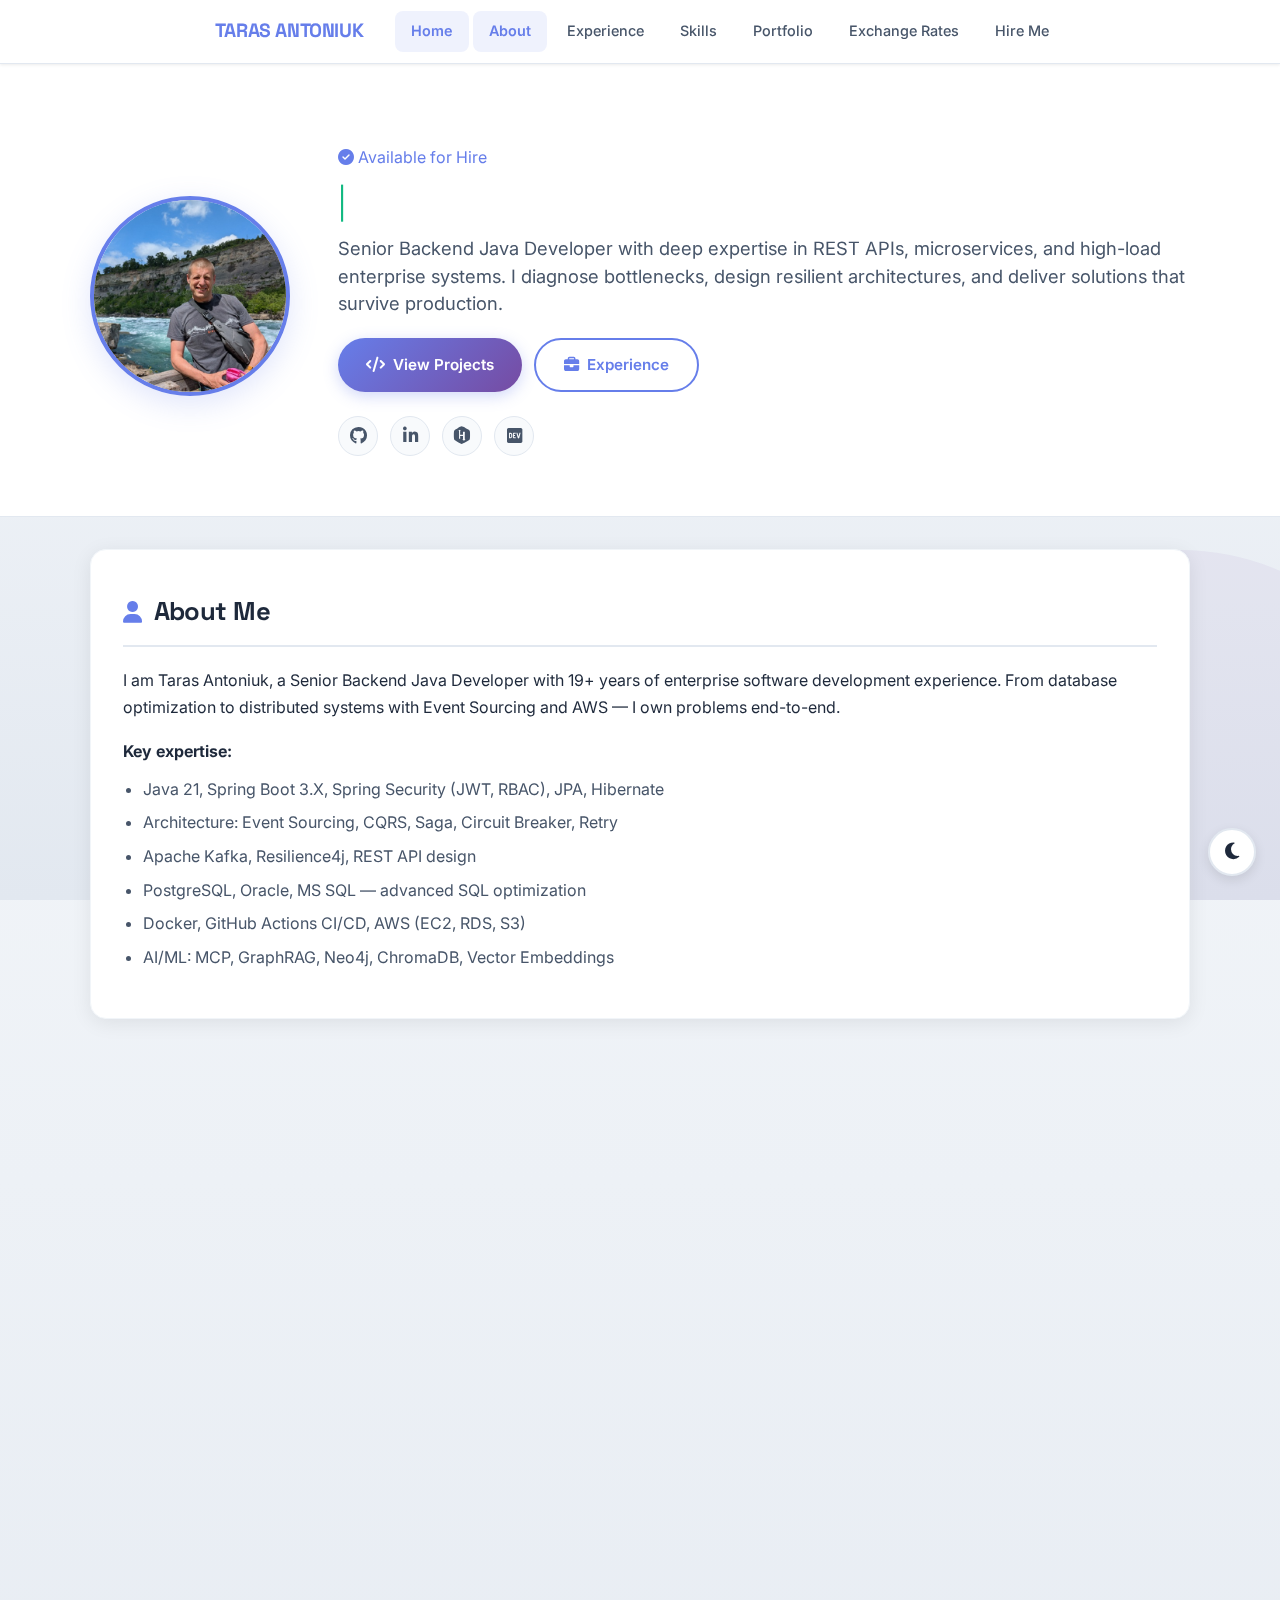
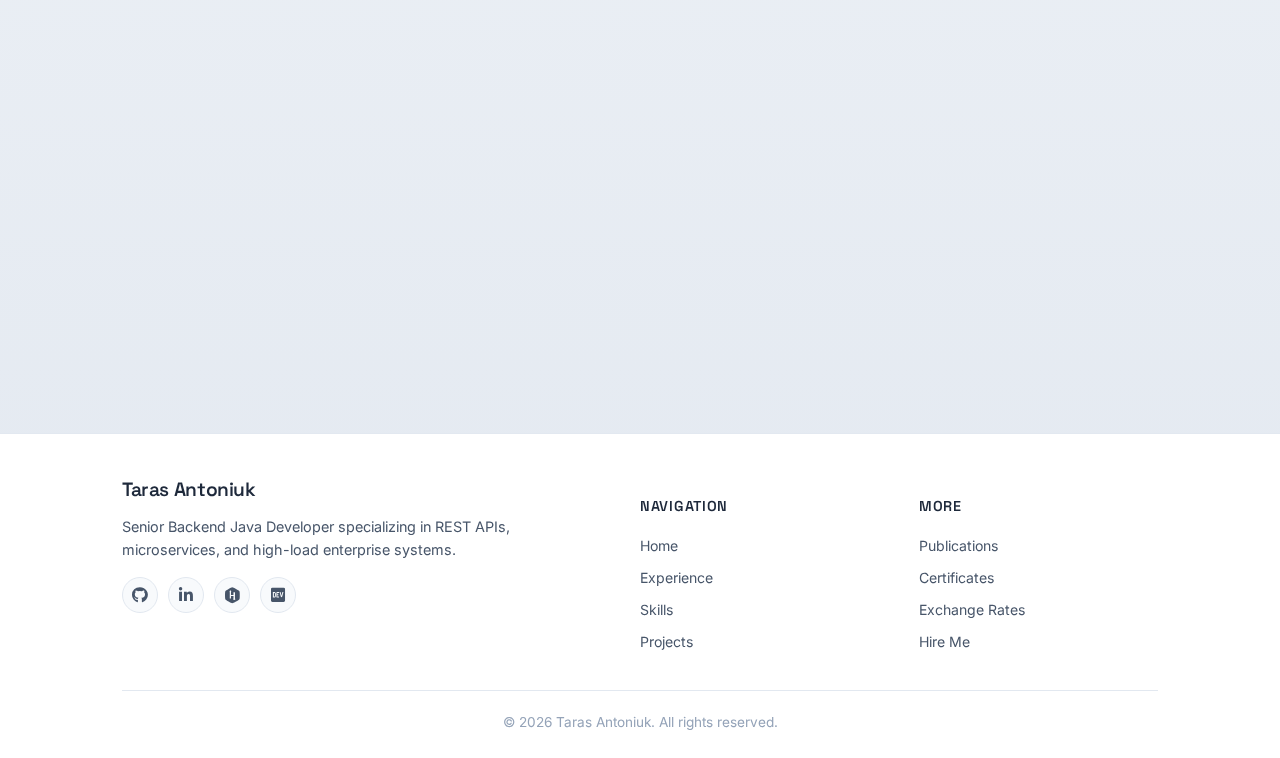
<file: index.html>
<!DOCTYPE html>
<html lang="en">
<head>
    <meta charset="UTF-8">
    <meta name="viewport" content="width=device-width, initial-scale=1.0">
    <title>Taras Antoniuk - Senior Backend Java Developer</title>
    <meta name="description" content="Senior Backend Java Developer with 19+ years of experience. Specializing in REST APIs, Spring Boot, microservices, and high-load enterprise systems.">
    <meta property="og:title" content="Taras Antoniuk - Senior Backend Java Developer">
    <meta property="og:description" content="Senior Backend Java Developer with deep expertise in REST APIs, microservices, and high-load enterprise systems.">
    <meta property="og:type" content="website">
    <meta property="og:url" content="https://tarasantoniuk.com/">
    <meta property="og:image" content="https://tarasantoniuk.com/images/profile.jpg">
    <link rel="icon" type="image/svg+xml" href="images/favicon.svg">
    <link rel="preconnect" href="https://fonts.googleapis.com">
    <link rel="preconnect" href="https://fonts.gstatic.com" crossorigin>
    <link href="https://fonts.googleapis.com/css2?family=Inter:wght@400;500;600;700&family=Space+Grotesk:wght@500;600;700&display=swap" rel="stylesheet">
    <link rel="stylesheet" href="css/style.css?v=2">
    <link rel="stylesheet" href="https://cdnjs.cloudflare.com/ajax/libs/font-awesome/6.5.1/css/all.min.css">
</head>
<body>

<!-- Animated background -->
<div class="animated-bg"></div>

<!-- Dark mode toggle -->
<button class="dark-mode-toggle" id="darkModeToggle" aria-label="Toggle dark mode">
    <i class="fas fa-moon"></i>
</button>

<header data-title="TARAS ANTONIUK" data-page="index"></header>

<!-- Hero Section -->
<section class="hero-section">
    <div class="hero-inner">
        <div class="hero-photo">
            <img src="images/profile.jpg" alt="Taras Antoniuk" loading="eager">
        </div>
        <div class="hero-content">
            <a href="/hire.html" class="hire-badge"><i class="fas fa-check-circle"></i> Available for Hire</a>
            <h2 class="typing-container">
                <span class="typing-text"></span>
                <span class="typing-cursor">|</span>
            </h2>
            <p class="hero-subtitle">Senior Backend Java Developer with deep expertise in REST APIs, microservices, and high-load enterprise systems. I diagnose bottlenecks, design resilient architectures, and deliver solutions that survive production.</p>
            <div class="hero-cta">
                <a href="/projects.html" class="btn btn-primary"><i class="fas fa-code"></i> View Projects</a>
                <a href="/experience.html" class="btn btn-outline"><i class="fas fa-briefcase"></i> Experience</a>
            </div>
            <div class="hero-social">
                <a href="https://github.com/TarasAntoniuk/" target="_blank" aria-label="GitHub"><i class="fab fa-github"></i></a>
                <a href="https://www.linkedin.com/in/taras-antoniuk-7a550816a/" target="_blank" aria-label="LinkedIn"><i class="fab fa-linkedin-in"></i></a>
                <a href="https://www.hackerrank.com/profile/bronya2004" target="_blank" aria-label="HackerRank"><i class="fab fa-hackerrank"></i></a>
                <a href="https://dev.to/taras_antoniuk" target="_blank" aria-label="DEV.to"><i class="fab fa-dev"></i></a>
            </div>
        </div>
    </div>
</section>

<!-- About Me -->
<section id="about" class="animate-on-scroll">
    <h2><i class="fas fa-user"></i> About Me</h2>
    <p>I am Taras Antoniuk, a Senior Backend Java Developer with 19+ years of enterprise software development experience. From database optimization to distributed systems with Event Sourcing and AWS — I own problems end-to-end.</p>

    <p style="margin-top: 16px;"><strong>Key expertise:</strong></p>
    <ul>
        <li>Java 21, Spring Boot 3.X, Spring Security (JWT, RBAC), JPA, Hibernate</li>
        <li>Architecture: Event Sourcing, CQRS, Saga, Circuit Breaker, Retry</li>
        <li>Apache Kafka, Resilience4j, REST API design</li>
        <li>PostgreSQL, Oracle, MS SQL — advanced SQL optimization</li>
        <li>Docker, GitHub Actions CI/CD, AWS (EC2, RDS, S3)</li>
        <li>AI/ML: MCP, GraphRAG, Neo4j, ChromaDB, Vector Embeddings</li>
    </ul>
</section>

<!-- Quick Preview Grid -->
<section class="animate-on-scroll">
    <h2><i class="fas fa-th-large"></i> Explore</h2>
    <div class="preview-grid">
        <a href="/experience.html" class="preview-card">
            <div class="preview-card-icon purple"><i class="fas fa-briefcase"></i></div>
            <h3>Experience</h3>
            <p>Java Backend Developer at a logistics platform (USA). Previously: PeopleSoft at St. Lawrence College, construction tech, enterprise agriculture.</p>
            <span class="preview-link">View Timeline <i class="fas fa-arrow-right"></i></span>
        </a>
        <a href="/projects.html" class="preview-card">
            <div class="preview-card-icon green"><i class="fas fa-code"></i></div>
            <h3>Projects</h3>
            <p>Financial Accounting with Event Sourcing, MCP Knowledge Base (GraphRAG), Time Tracking API, and more.</p>
            <span class="preview-link">View Projects <i class="fas fa-arrow-right"></i></span>
        </a>
        <a href="/publications.html" class="preview-card">
            <div class="preview-card-icon blue"><i class="fas fa-newspaper"></i></div>
            <h3>Publications</h3>
            <p>Technical articles on DEV.to: JOIN FETCH optimization, pagination, JaCoCo testing, Circuit Breaker patterns.</p>
            <span class="preview-link">Read Articles <i class="fas fa-arrow-right"></i></span>
        </a>
        <a href="/skills.html" class="preview-card">
            <div class="preview-card-icon orange"><i class="fas fa-layer-group"></i></div>
            <h3>Skills</h3>
            <p>Java, Spring Boot, Kafka, AWS, Docker, Neo4j, GraphRAG — full breakdown of 12 technology categories.</p>
            <span class="preview-link">View Skills <i class="fas fa-arrow-right"></i></span>
        </a>
    </div>
</section>

<!-- Education & Certifications -->
<section id="education" class="animate-on-scroll">
    <h2><i class="fas fa-graduation-cap"></i> Education & Certifications</h2>
    <p><strong>Bachelor's Degree in Applied Mathematics</strong><br>
        National Technical University of Ukraine (2007 – 2013)</p>
    <p style="margin-top: 16px;">HackerRank Certifications: <strong>Java Basic</strong>, <strong>SQL Intermediate</strong>, <strong>SQL Advanced</strong> — <a href="certificates.html">view all certificates</a>.</p>
</section>

<footer></footer>

<script src="js/menu.js"></script>
<script src="js/animations.js"></script>
</body>
</html>
</file>
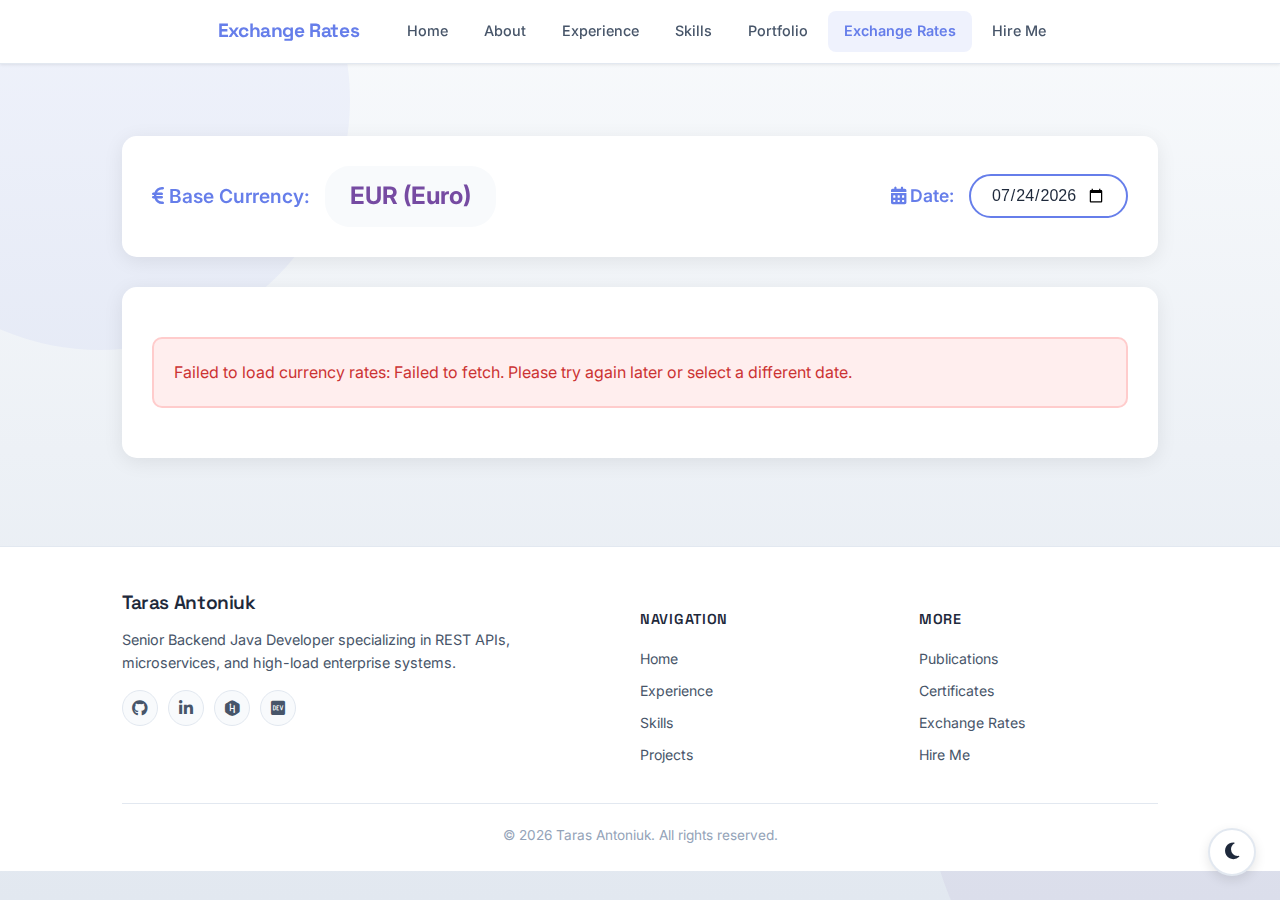
<file: exchange-rates/index.html>
<!DOCTYPE html>
<html lang="en">
<head>
    <meta charset="UTF-8">
    <meta name="viewport" content="width=device-width, initial-scale=1.0">
    <title>Exchange Rates - Taras Antoniuk</title>
    <meta name="description" content="Live ECB exchange rates powered by Financial Accounting System API by Taras Antoniuk.">
    <meta property="og:title" content="Exchange Rates - Taras Antoniuk">
    <meta property="og:description" content="Live ECB exchange rates from the Financial Accounting System API.">
    <meta property="og:type" content="website">
    <meta property="og:url" content="https://tarasantoniuk.com/exchange-rates/">
    <link rel="icon" type="image/svg+xml" href="/images/favicon.svg">
    <link rel="preconnect" href="https://fonts.googleapis.com">
    <link rel="preconnect" href="https://fonts.gstatic.com" crossorigin>
    <link href="https://fonts.googleapis.com/css2?family=Inter:wght@400;500;600;700&family=Space+Grotesk:wght@500;600;700&display=swap" rel="stylesheet">
    <link rel="stylesheet" href="/css/style.css">
    <link rel="stylesheet" href="https://cdnjs.cloudflare.com/ajax/libs/font-awesome/6.5.1/css/all.min.css">
    <style>
        .currency-header {
            background: var(--card-bg);
            padding: 30px;
            border-radius: 15px;
            box-shadow: var(--card-shadow);
            margin-bottom: 30px;
            display: flex;
            justify-content: space-between;
            align-items: center;
            flex-wrap: wrap;
            gap: 20px;
        }

        .base-currency {
            display: flex;
            align-items: center;
            gap: 15px;
        }

        .base-currency-label {
            font-size: 1.2em;
            font-weight: 600;
            color: var(--primary-color);
        }

        .base-currency-value {
            font-size: 1.5em;
            font-weight: 700;
            color: var(--secondary-color);
            background: var(--bg-color);
            padding: 10px 25px;
            border-radius: 25px;
        }

        .date-selector {
            display: flex;
            align-items: center;
            gap: 15px;
        }

        .date-selector label {
            font-size: 1.1em;
            font-weight: 600;
            color: var(--primary-color);
        }

        .date-selector input[type="date"] {
            padding: 10px 20px;
            border: 2px solid var(--primary-color);
            border-radius: 25px;
            font-size: 1em;
            font-family: 'Segoe UI', Tahoma, Geneva, Verdana, sans-serif;
            transition: all 0.3s ease;
            background: var(--card-bg);
            color: var(--text-color);
        }

        .date-selector input[type="date"]:focus {
            outline: none;
            border-color: var(--secondary-color);
            box-shadow: 0 0 10px rgba(102, 126, 234, 0.3);
        }

        .rates-table-container {
            background: var(--card-bg);
            padding: 30px;
            border-radius: 15px;
            box-shadow: var(--card-shadow);
            overflow-x: auto;
        }

        .rates-table {
            width: 100%;
            border-collapse: collapse;
            margin-top: 20px;
        }

        .rates-table thead {
            background: var(--primary-gradient);
            color: white;
        }

        .rates-table th {
            padding: 15px;
            text-align: left;
            font-weight: 600;
            font-size: 1.1em;
        }

        .rates-table tbody tr {
            border-bottom: 1px solid var(--border-color);
            transition: background 0.3s ease;
        }

        .rates-table tbody tr:hover {
            background: var(--bg-color);
        }

        .rates-table td {
            padding: 15px;
            color: var(--text-secondary);
        }

        .currency-code {
            font-weight: 600;
            color: var(--primary-color);
            font-size: 1.1em;
        }

        .currency-name {
            color: var(--secondary-color);
            font-size: 0.9em;
        }

        .currency-symbol {
            color: #888;
            font-size: 0.85em;
            margin-left: 5px;
        }

        .rate-value {
            font-weight: 600;
            color: var(--text-color);
            font-size: 1.1em;
        }

        .loading {
            text-align: center;
            padding: 40px;
            font-size: 1.2em;
            color: var(--primary-color);
        }

        .error {
            background: #fee;
            border: 2px solid #fcc;
            padding: 20px;
            border-radius: 10px;
            color: #c33;
            margin: 20px 0;
        }

        body.dark-mode .error {
            background: #3d1f1f;
            border-color: #5c2f2f;
            color: #ff9999;
        }

        @media (max-width: 768px) {
            .currency-header {
                flex-direction: column;
                align-items: flex-start;
            }

            .rates-table {
                font-size: 0.9em;
            }

            .rates-table th,
            .rates-table td {
                padding: 10px;
            }
        }
    </style>
</head>
<body>

<!-- Animated background -->
<div class="animated-bg"></div>

<!-- Dark mode toggle -->
<button class="dark-mode-toggle" id="darkModeToggle" aria-label="Toggle dark mode">
    <i class="fas fa-moon"></i>
</button>

<header data-title="Exchange Rates" data-page="exchange-rates"></header>

<div class="container">
    <div class="currency-header animate-on-scroll">
        <div class="base-currency">
            <span class="base-currency-label"><i class="fas fa-euro-sign"></i> Base Currency:</span>
            <span class="base-currency-value">EUR (Euro)</span>
        </div>
        <div class="date-selector">
            <label for="rateDate"><i class="fas fa-calendar-alt"></i> Date:</label>
            <input type="date" id="rateDate" max="">
        </div>
    </div>

    <div class="rates-table-container animate-on-scroll">
        <div id="loadingMessage" class="loading"><i class="fas fa-spinner fa-spin"></i> Loading currency rates...</div>
        <div id="errorMessage" class="error" style="display: none;"></div>
        <table class="rates-table" id="ratesTable" style="display: none;">
            <thead>
            <tr>
                <th><i class="fas fa-flag"></i> Currency</th>
                <th><i class="fas fa-code"></i> Currency Code</th>
                <th><i class="fas fa-clock"></i> Last Updated</th>
                <th><i class="fas fa-chart-line"></i> Exchange Rate</th>
            </tr>
            </thead>
            <tbody id="ratesBody">
            </tbody>
        </table>
    </div>
</div>

<footer></footer>

<script src="/js/menu.js"></script>
<script src="/js/exchange-rates.js"></script>
<script src="/js/animations.js"></script>

</body>
</html>
</file>
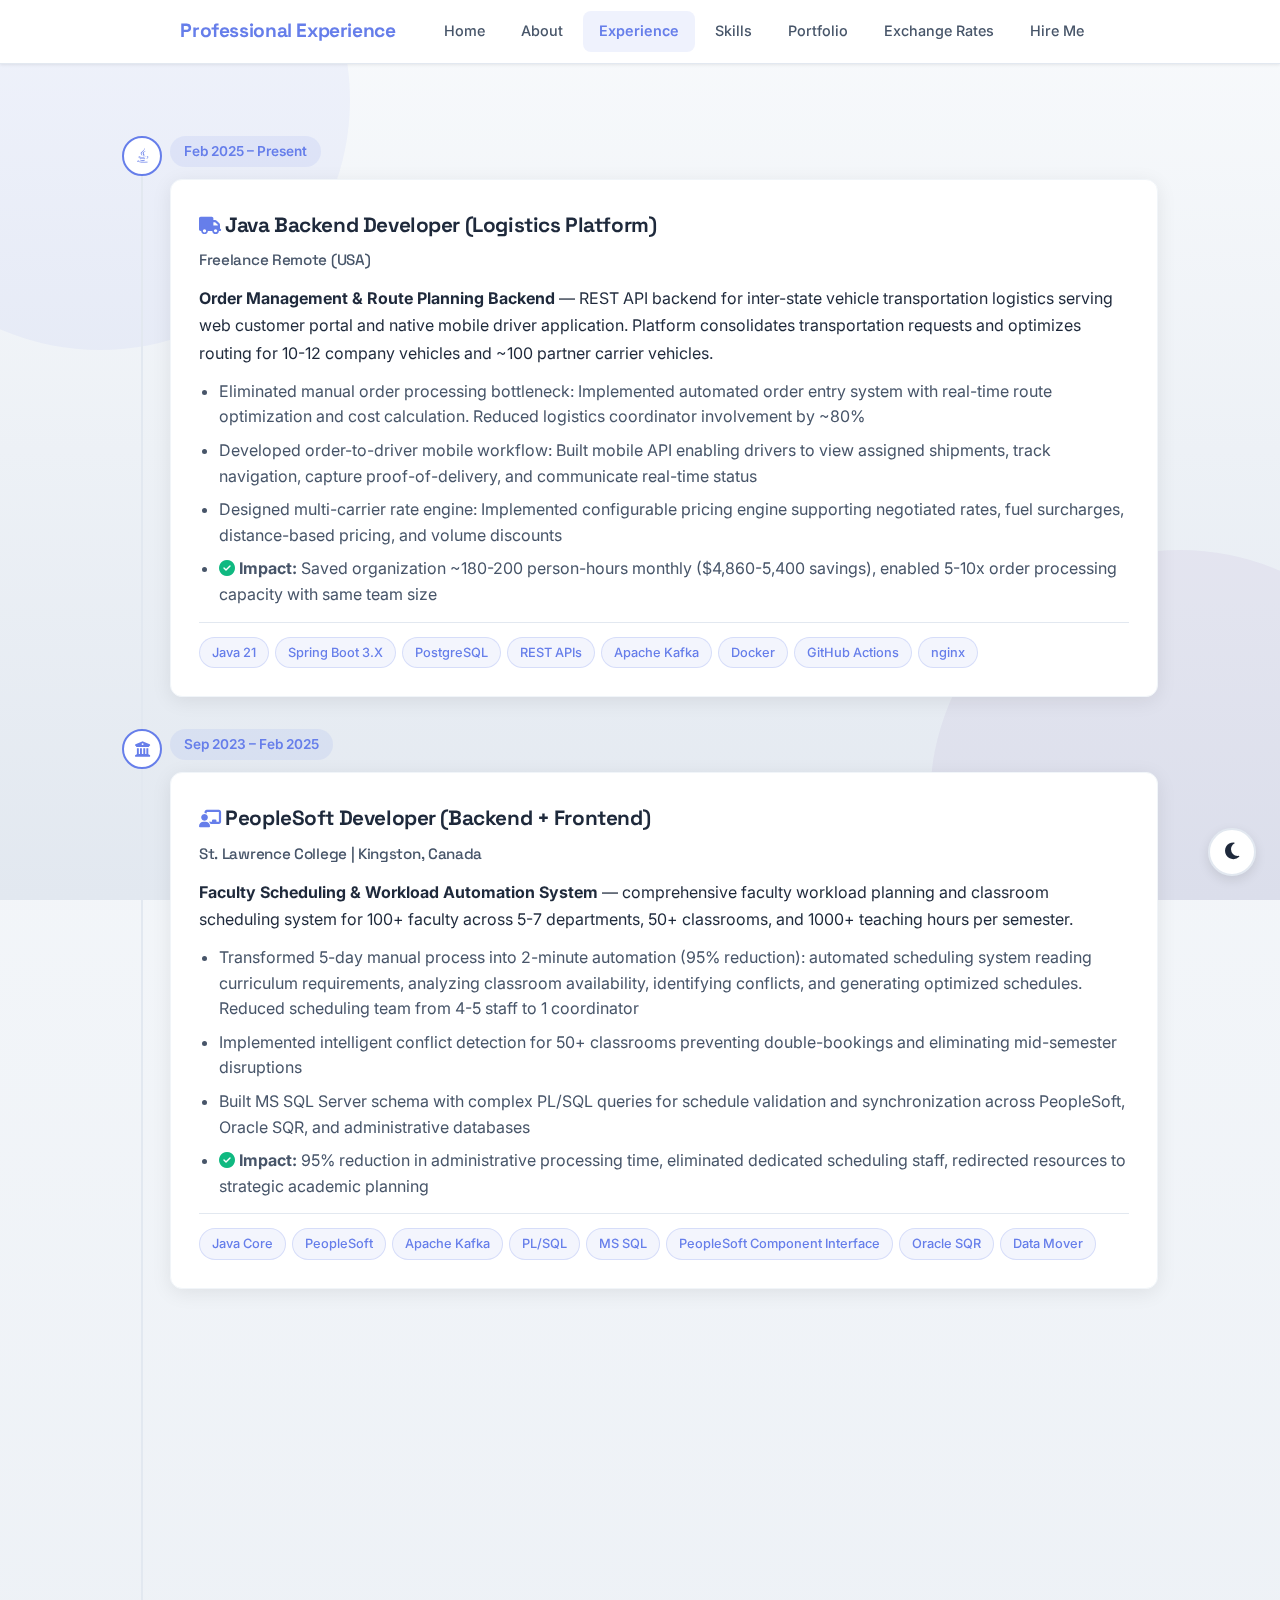
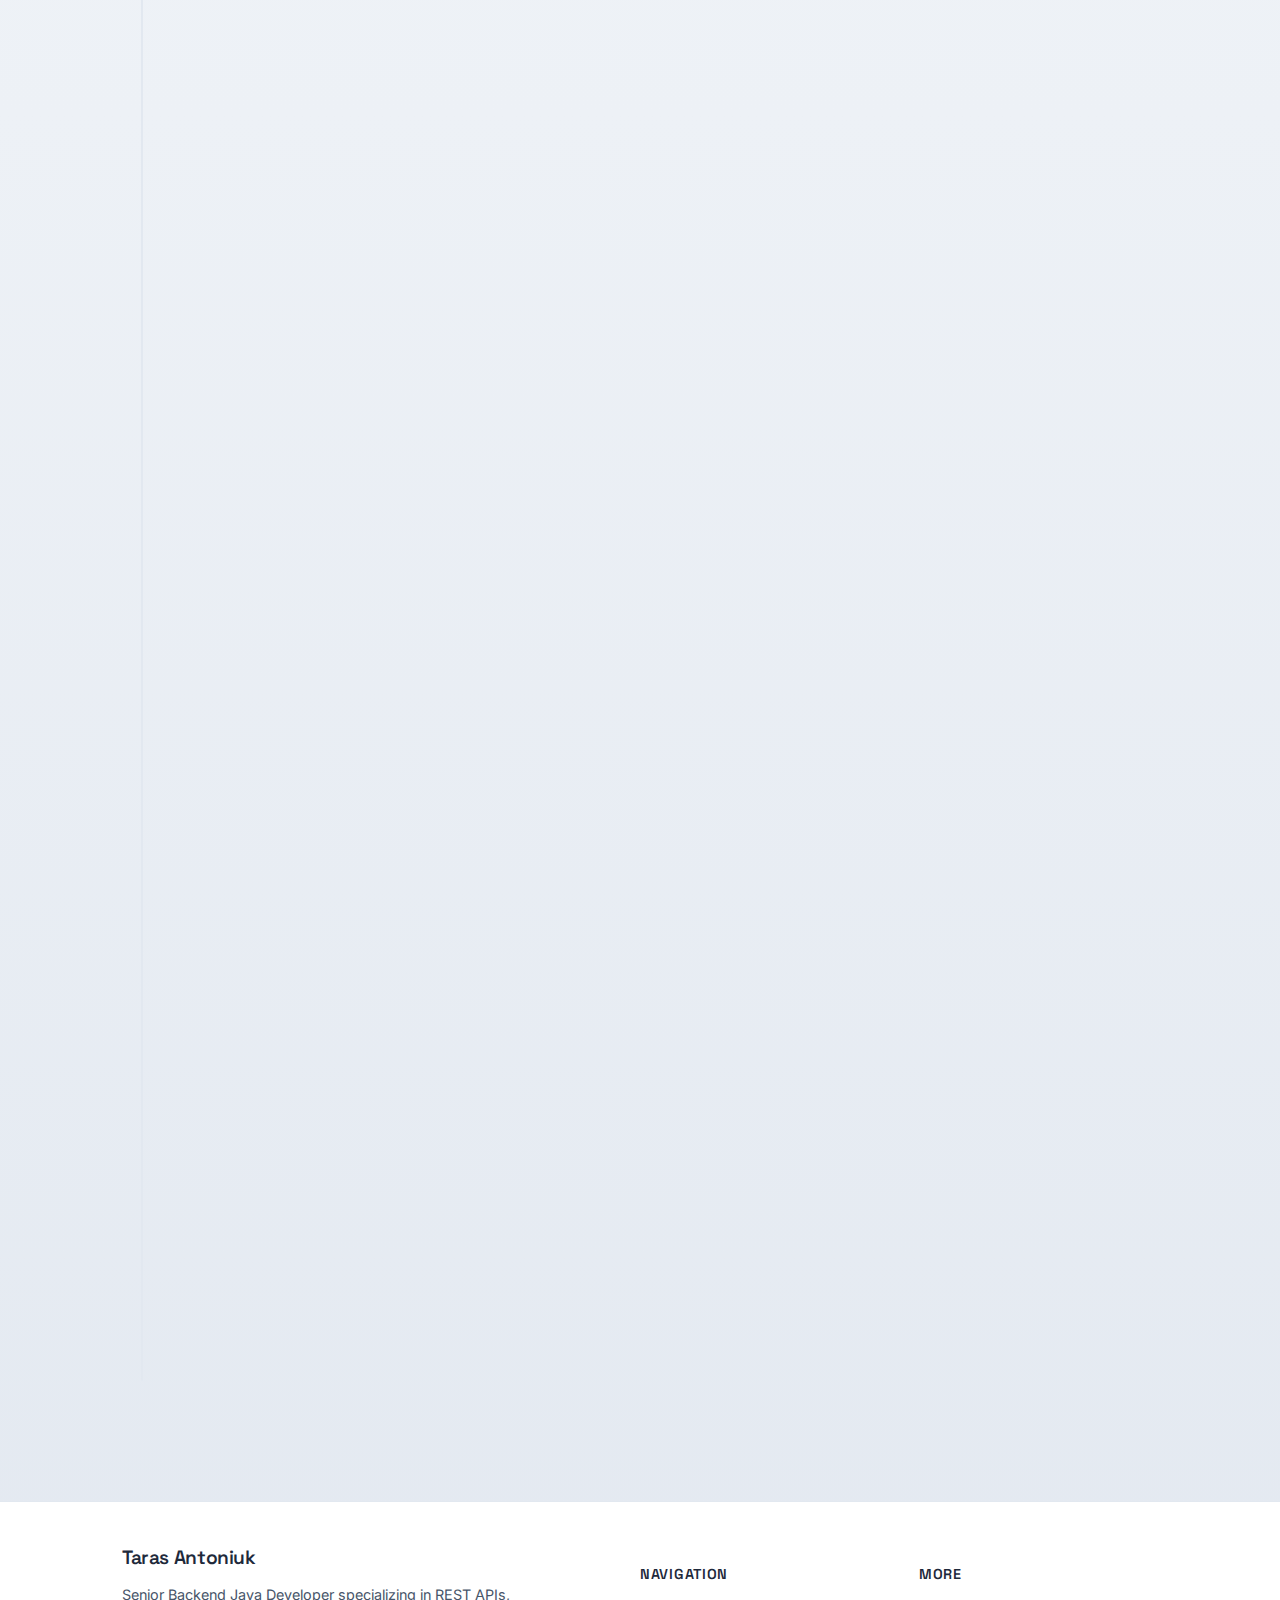
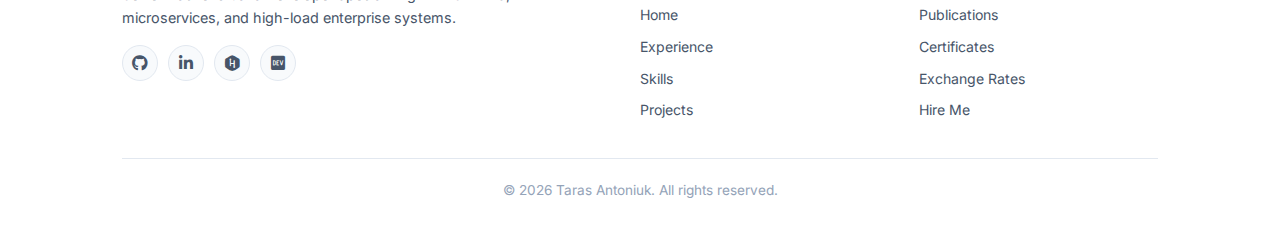
<file: experience/index.html>
<!DOCTYPE html>
<html lang="en">
<head>
    <meta charset="UTF-8">
    <meta name="viewport" content="width=device-width, initial-scale=1.0">
    <title>Experience - Taras Antoniuk</title>
    <meta name="description" content="Professional experience timeline of Taras Antoniuk - Java Backend Developer with 19+ years in enterprise systems.">
    <meta property="og:title" content="Experience - Taras Antoniuk">
    <meta property="og:description" content="Professional experience timeline: logistics, PeopleSoft, construction tech, enterprise agriculture.">
    <meta property="og:type" content="website">
    <meta property="og:url" content="https://tarasantoniuk.com/experience/">
    <link rel="icon" type="image/svg+xml" href="/images/favicon.svg">
    <link rel="preconnect" href="https://fonts.googleapis.com">
    <link rel="preconnect" href="https://fonts.gstatic.com" crossorigin>
    <link href="https://fonts.googleapis.com/css2?family=Inter:wght@400;500;600;700&family=Space+Grotesk:wght@500;600;700&display=swap" rel="stylesheet">
    <link rel="stylesheet" href="/css/style.css">
    <link rel="stylesheet" href="https://cdnjs.cloudflare.com/ajax/libs/font-awesome/6.5.1/css/all.min.css">
</head>
<body>

<!-- Animated background -->
<div class="animated-bg"></div>

<!-- Dark mode toggle -->
<button class="dark-mode-toggle" id="darkModeToggle" aria-label="Toggle dark mode">
    <i class="fas fa-moon"></i>
</button>

<header data-title="Professional Experience" data-page="experience"></header>

<div class="container">
    <div class="timeline">
        <div class="timeline-item animate-on-scroll">
            <div class="timeline-dot"><i class="fab fa-java"></i></div>
            <div class="timeline-date">Feb 2025 – Present</div>
            <div class="timeline-content">
                <h2><i class="fas fa-truck"></i> Java Backend Developer (Logistics Platform)</h2>
                <h3>Freelance Remote (USA)</h3>
                <p><strong>Order Management & Route Planning Backend</strong> — REST API backend for inter-state vehicle transportation logistics serving web customer portal and native mobile driver application. Platform consolidates transportation requests and optimizes routing for 10-12 company vehicles and ~100 partner carrier vehicles.</p>
                <ul>
                    <li>Eliminated manual order processing bottleneck: Implemented automated order entry system with real-time route optimization and cost calculation. Reduced logistics coordinator involvement by ~80%</li>
                    <li>Developed order-to-driver mobile workflow: Built mobile API enabling drivers to view assigned shipments, track navigation, capture proof-of-delivery, and communicate real-time status</li>
                    <li>Designed multi-carrier rate engine: Implemented configurable pricing engine supporting negotiated rates, fuel surcharges, distance-based pricing, and volume discounts</li>
                    <li><strong><i class="fas fa-check-circle" style="color: #28a745;"></i> Impact:</strong> Saved organization ~180-200 person-hours monthly ($4,860-5,400 savings), enabled 5-10x order processing capacity with same team size</li>
                </ul>
                <div class="tech-stack">
                    <span class="tech-tag">Java 21</span>
                    <span class="tech-tag">Spring Boot 3.X</span>
                    <span class="tech-tag">PostgreSQL</span>
                    <span class="tech-tag">REST APIs</span>
                    <span class="tech-tag">Apache Kafka</span>
                    <span class="tech-tag">Docker</span>
                    <span class="tech-tag">GitHub Actions</span>
                    <span class="tech-tag">nginx</span>
                </div>
            </div>
        </div>

        <div class="timeline-item animate-on-scroll">
            <div class="timeline-dot"><i class="fas fa-university"></i></div>
            <div class="timeline-date">Sep 2023 – Feb 2025</div>
            <div class="timeline-content">
                <h2><i class="fas fa-chalkboard-teacher"></i> PeopleSoft Developer (Backend + Frontend)</h2>
                <h3>St. Lawrence College | Kingston, Canada</h3>
                <p><strong>Faculty Scheduling & Workload Automation System</strong> — comprehensive faculty workload planning and classroom scheduling system for 100+ faculty across 5-7 departments, 50+ classrooms, and 1000+ teaching hours per semester.</p>
                <ul>
                    <li>Transformed 5-day manual process into 2-minute automation (95% reduction): automated scheduling system reading curriculum requirements, analyzing classroom availability, identifying conflicts, and generating optimized schedules. Reduced scheduling team from 4-5 staff to 1 coordinator</li>
                    <li>Implemented intelligent conflict detection for 50+ classrooms preventing double-bookings and eliminating mid-semester disruptions</li>
                    <li>Built MS SQL Server schema with complex PL/SQL queries for schedule validation and synchronization across PeopleSoft, Oracle SQR, and administrative databases</li>
                    <li><strong><i class="fas fa-check-circle" style="color: #28a745;"></i> Impact:</strong> 95% reduction in administrative processing time, eliminated dedicated scheduling staff, redirected resources to strategic academic planning</li>
                </ul>
                <div class="tech-stack">
                    <span class="tech-tag">Java Core</span>
                    <span class="tech-tag">PeopleSoft</span>
                    <span class="tech-tag">Apache Kafka</span>
                    <span class="tech-tag">PL/SQL</span>
                    <span class="tech-tag">MS SQL</span>
                    <span class="tech-tag">PeopleSoft Component Interface</span>
                    <span class="tech-tag">Oracle SQR</span>
                    <span class="tech-tag">Data Mover</span>
                </div>
            </div>
        </div>

        <div class="timeline-item animate-on-scroll">
            <div class="timeline-dot"><i class="fas fa-hard-hat"></i></div>
            <div class="timeline-date">Jan 2023 – Aug 2023</div>
            <div class="timeline-content">
                <h2><i class="fas fa-building"></i> Java Backend Developer (Construction Tech)</h2>
                <h3>Freelance Remote</h3>
                <p><strong>Construction Project Estimation & Compensation Platform</strong> — backend systems for construction management platform serving 100+ independent contractors across multiple projects.</p>
                <ul>
                    <li>Reduced payroll accounting workload by 60%+: Implemented automated compensation system calculating gross pay, tax withholdings, and deductions. Reduced processing time from 20-30 minutes to 2-3 minutes per contractor (90% reduction)</li>
                    <li>Enabled transparent real-time compensation visibility: Built contractor-facing dashboard showing completed work, compensation breakdown, and payment history</li>
                    <li>Developed intelligent material budgeting engine: Dynamic cost estimation system calculating material quantities, labor hours, and total project budget. Reduced estimation time from 2-3 hours to 15-20 minutes per project (75-80% improvement)</li>
                    <li><strong><i class="fas fa-check-circle" style="color: #28a745;"></i> Impact:</strong> 60%+ reduction in payroll processing time, eliminated compensation disputes, 75-80% faster project budgeting</li>
                </ul>
                <div class="tech-stack">
                    <span class="tech-tag">Java</span>
                    <span class="tech-tag">Spring Boot</span>
                    <span class="tech-tag">REST APIs</span>
                    <span class="tech-tag">PostgreSQL</span>
                    <span class="tech-tag">Apache Kafka</span>
                    <span class="tech-tag">Docker</span>
                </div>
            </div>
        </div>

        <div class="timeline-item animate-on-scroll">
            <div class="timeline-dot"><i class="fas fa-tractor"></i></div>
            <div class="timeline-date">Mar 2019 – Jan 2023</div>
            <div class="timeline-content">
                <h2><i class="fas fa-seedling"></i> Backend Developer (Enterprise Platform)</h2>
                <h3>UKRPROMINVEST-AGRO | Ukraine</h3>
                <p><strong>Developed 10+ backend systems and mobile applications for enterprise agricultural platform serving 3 organizations with 700+ field workers, 200+ vehicles, and 22,300 hectares operations.</strong></p>

                <h4><i class="fas fa-mobile-alt"></i> Project 1: Mobile Field Data Management & NDVI Crop Analysis</h4>
                <ul>
                    <li>Built REST API backend enabling 700+ field workers to collect real-time operations data with offline capability and background synchronization</li>
                    <li>Eliminated 2-3 day delays from manual paper-based transcription, saving 1,400 working hours daily</li>
                    <li>Integrated drone-based NDVI imagery analysis automating crop stress detection and reducing decision-making lag from 1-2 weeks to hours</li>
                    <li><strong><i class="fas fa-check-circle" style="color: #28a745;"></i> Impact:</strong> Significant yield increase due to real-time response to crop condition changes</li>
                </ul>

                <h4><i class="fas fa-route"></i> Project 2: GPS Fleet Management & Safety System</h4>
                <ul>
                    <li>Designed GPS-based fleet safety system for 200+ trucks with real-time geofencing and audio/haptic alerts preventing vehicles from veering off roads during low-visibility conditions (10-15m fog)</li>
                    <li>Developed real-time operations tracking dashboard for truck locations, cargo status, and driver performance</li>
                    <li><strong><i class="fas fa-check-circle" style="color: #28a745;"></i> Impact:</strong> Achieved 100% incident prevention — zero fog-related accidents (previously 2-3 per season)</li>
                </ul>

                <h4><i class="fas fa-cogs"></i> Project 3: Industrial Equipment Predictive Maintenance</h4>
                <ul>
                    <li>Implemented predictive maintenance for hundreds of equipment units (tractors, combines) with vibration sensors, maintenance schedules, and operating hours</li>
                    <li>Prevented 1-2 day downtime during critical harvest season</li>
                    <li><strong><i class="fas fa-check-circle" style="color: #28a745;"></i> Impact:</strong> Successfully replicated to 2 additional sugar refineries</li>
                </ul>

                <h4><i class="fas fa-code"></i> Technical Achievements:</h4>
                <ul>
                    <li>Multi-level ERP data synchronization, complex REST API integrations between legacy databases</li>
                    <li>Relational database design supporting 10+ platforms with millions of records</li>
                    <li>Advanced SQL optimization for real-time reporting</li>
                </ul>
                <div class="tech-stack">
                    <span class="tech-tag">Java</span>
                    <span class="tech-tag">Apache Web Server</span>
                    <span class="tech-tag">REST APIs</span>
                    <span class="tech-tag">PostgreSQL</span>
                    <span class="tech-tag">Mobile API</span>
                    <span class="tech-tag">GPS Integration</span>
                    <span class="tech-tag">IoT Sensors</span>
                </div>
            </div>
        </div>

    </div>
</div>

<footer></footer>

<script src="/js/menu.js"></script>
<script src="/js/animations.js"></script>
</body>
</html>
</file>
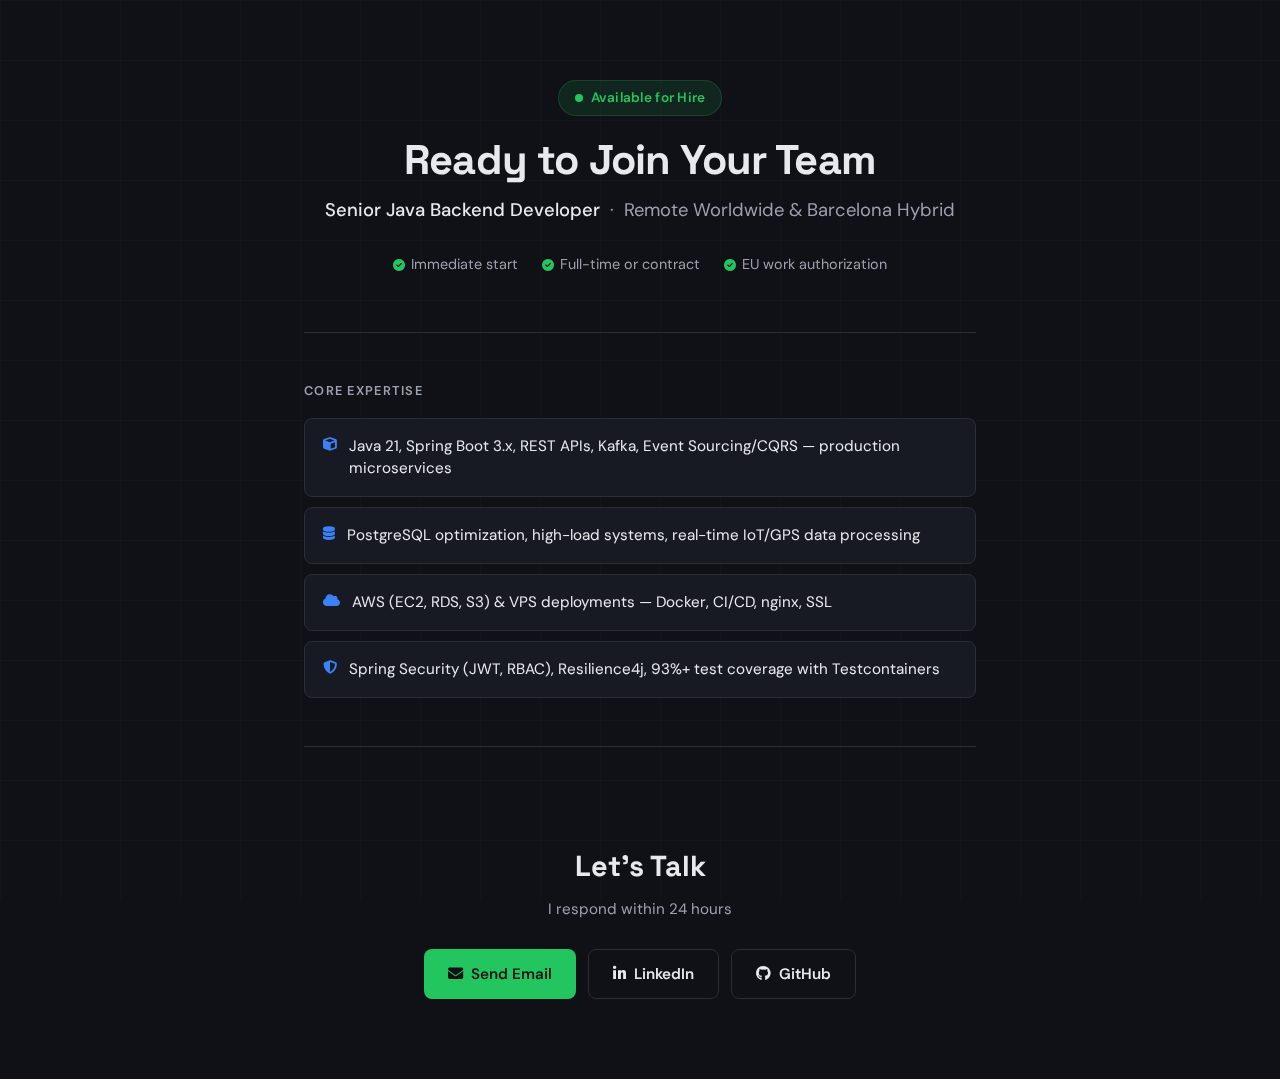
<file: hire/index.html>
<!DOCTYPE html>
<html lang="en">
<head>
    <meta charset="UTF-8">
    <meta name="viewport" content="width=device-width, initial-scale=1.0">
    <title>Hire Taras Antoniuk — Senior Java Backend Developer</title>
    <meta name="description" content="Senior Java Backend Developer available for full-time, contract, or one-off projects. Remote worldwide & Barcelona hybrid. 19+ years IT, Java 21, Spring Boot, Kafka, PostgreSQL, AWS.">
    <meta property="og:title" content="Hire Taras Antoniuk — Senior Java Backend Developer">
    <meta property="og:description" content="Senior Java Backend Developer available for full-time, contract, or one-off projects. Remote worldwide & Barcelona hybrid. Java 21, Spring Boot, Kafka, PostgreSQL, AWS.">
    <meta property="og:type" content="website">
    <meta property="og:url" content="https://tarasantoniuk.com/hire/">
    <link rel="icon" type="image/svg+xml" href="/images/favicon.svg">
    <link rel="preconnect" href="https://fonts.googleapis.com">
    <link rel="preconnect" href="https://fonts.gstatic.com" crossorigin>
    <link href="https://fonts.googleapis.com/css2?family=DM+Sans:ital,opsz,wght@0,9..40,400;0,9..40,500;0,9..40,600;0,9..40,700;1,9..40,400&family=Space+Grotesk:wght@500;600;700&display=swap" rel="stylesheet">
    <link rel="stylesheet" href="https://cdnjs.cloudflare.com/ajax/libs/font-awesome/6.5.1/css/all.min.css">
    <style>
        /* ── Reset & Base ── */
        *, *::before, *::after { box-sizing: border-box; margin: 0; padding: 0; }

        :root {
            --bg: #0f1117;
            --bg-card: #181a23;
            --bg-card-hover: #1e2130;
            --border: #2a2d3a;
            --text: #e8e9ed;
            --text-secondary: #9ca0af;
            --accent: #22c55e;
            --accent-dim: rgba(34,197,94,0.12);
            --blue: #3b82f6;
            --blue-dim: rgba(59,130,246,0.1);
            --font-body: 'DM Sans', system-ui, sans-serif;
            --font-heading: 'Space Grotesk', 'DM Sans', sans-serif;
            --radius: 12px;
            --radius-sm: 8px;
        }

        body {
            font-family: var(--font-body);
            background: var(--bg);
            color: var(--text);
            line-height: 1.6;
            -webkit-font-smoothing: antialiased;
        }

        /* ── Subtle grid background ── */
        body::before {
            content: '';
            position: fixed;
            inset: 0;
            background-image:
                    linear-gradient(rgba(255,255,255,0.02) 1px, transparent 1px),
                    linear-gradient(90deg, rgba(255,255,255,0.02) 1px, transparent 1px);
            background-size: 60px 60px;
            pointer-events: none;
            z-index: -1;
        }

        .container {
            max-width: 720px;
            margin: 0 auto;
            padding: 0 24px;
        }

        /* ── Hero ── */
        .hero {
            text-align: center;
            padding: 80px 0 56px;
        }

        .status-badge {
            display: inline-flex;
            align-items: center;
            gap: 8px;
            background: var(--accent-dim);
            color: var(--accent);
            font-weight: 600;
            font-size: 0.85rem;
            padding: 6px 16px;
            border-radius: 100px;
            border: 1px solid rgba(34,197,94,0.2);
            letter-spacing: 0.02em;
            margin-bottom: 20px;
        }

        .status-badge .dot {
            width: 8px;
            height: 8px;
            background: var(--accent);
            border-radius: 50%;
            animation: pulse 2s ease-in-out infinite;
        }

        @keyframes pulse {
            0%, 100% { opacity: 1; box-shadow: 0 0 0 0 rgba(34,197,94,0.4); }
            50% { opacity: 0.7; box-shadow: 0 0 0 6px rgba(34,197,94,0); }
        }

        .hero h1 {
            font-family: var(--font-heading);
            font-size: 2.6rem;
            font-weight: 700;
            line-height: 1.15;
            margin-bottom: 12px;
            letter-spacing: -0.02em;
        }

        .hero .subtitle {
            font-size: 1.15rem;
            color: var(--text-secondary);
        }

        .hero .subtitle span {
            color: var(--text);
            font-weight: 500;
        }

        /* ── Status row ── */
        .status-row {
            display: flex;
            justify-content: center;
            gap: 24px;
            flex-wrap: wrap;
            margin-top: 28px;
            font-size: 0.9rem;
            color: var(--text-secondary);
        }

        .status-row .item {
            display: flex;
            align-items: center;
            gap: 6px;
        }

        .status-row .item i {
            color: var(--accent);
            font-size: 0.75rem;
        }

        /* ── Impact cards ── */
        .impact-section {
            margin-bottom: 48px;
        }

        .section-label {
            font-size: 0.8rem;
            font-weight: 600;
            text-transform: uppercase;
            letter-spacing: 0.1em;
            color: var(--text-secondary);
            margin-bottom: 16px;
        }

        .impact-grid {
            display: grid;
            grid-template-columns: 1fr 1fr;
            gap: 12px;
        }

        .impact-card {
            background: var(--bg-card);
            border: 1px solid var(--border);
            border-radius: var(--radius);
            padding: 20px;
            transition: background 0.2s, border-color 0.2s;
        }

        .impact-card:hover {
            background: var(--bg-card-hover);
            border-color: #3a3d4a;
        }

        .impact-card .number {
            font-family: var(--font-heading);
            font-size: 1.6rem;
            font-weight: 700;
            color: var(--accent);
            line-height: 1;
            margin-bottom: 6px;
        }

        .impact-card .label {
            font-size: 0.88rem;
            color: var(--text-secondary);
            line-height: 1.4;
        }

        /* ── Expertise row ── */
        .expertise-section {
            margin-bottom: 48px;
        }

        .expertise-list {
            display: flex;
            flex-direction: column;
            gap: 10px;
        }

        .expertise-item {
            display: flex;
            align-items: flex-start;
            gap: 12px;
            background: var(--bg-card);
            border: 1px solid var(--border);
            border-radius: var(--radius-sm);
            padding: 16px 18px;
            font-size: 0.95rem;
            line-height: 1.5;
            color: var(--text);
        }

        .expertise-item i {
            color: var(--blue);
            margin-top: 3px;
            font-size: 0.85rem;
            flex-shrink: 0;
        }

        /* ── Contact section ── */
        .contact-section {
            text-align: center;
            padding: 48px 0 80px;
        }

        .contact-section h2 {
            font-family: var(--font-heading);
            font-size: 1.8rem;
            font-weight: 700;
            margin-bottom: 8px;
        }

        .contact-section .note {
            color: var(--text-secondary);
            font-size: 0.95rem;
            margin-bottom: 28px;
        }

        .cta-group {
            display: flex;
            justify-content: center;
            gap: 12px;
            flex-wrap: wrap;
        }

        .btn {
            display: inline-flex;
            align-items: center;
            gap: 8px;
            font-family: var(--font-body);
            font-size: 0.95rem;
            font-weight: 600;
            padding: 12px 24px;
            border-radius: var(--radius-sm);
            text-decoration: none;
            transition: all 0.2s;
            cursor: pointer;
            border: none;
        }

        .btn-primary {
            background: var(--accent);
            color: #0f1117;
        }

        .btn-primary:hover {
            background: #16a34a;
            box-shadow: 0 4px 20px rgba(34,197,94,0.3);
            transform: translateY(-1px);
        }

        .btn-outline {
            background: transparent;
            color: var(--text);
            border: 1px solid var(--border);
        }

        .btn-outline:hover {
            border-color: #5a5d6a;
            background: var(--bg-card);
        }

        /* ── Divider ── */
        .divider {
            border: none;
            border-top: 1px solid var(--border);
            margin: 0 0 48px;
        }

        /* ── Responsive ── */
        @media (max-width: 600px) {
            .hero { padding: 56px 0 40px; }
            .hero h1 { font-size: 1.9rem; }
            .impact-grid { grid-template-columns: 1fr; }
            .status-row { flex-direction: column; align-items: center; gap: 10px; }
            .cta-group { flex-direction: column; align-items: stretch; }
            .btn { justify-content: center; }
        }

        /* ── Fade-in on scroll ── */
        .fade-up {
            opacity: 0;
            transform: translateY(20px);
            transition: opacity 0.5s ease, transform 0.5s ease;
        }
        .fade-up.visible {
            opacity: 1;
            transform: translateY(0);
        }
    </style>
</head>
<body>

<div class="container">

    <!-- Hero -->
    <section class="hero fade-up">
        <div class="status-badge">
            <span class="dot"></span> Available for Hire
        </div>
        <h1>Ready to Join Your Team</h1>
        <p class="subtitle">
            <span>Senior Java Backend Developer</span> &nbsp;·&nbsp; Remote Worldwide &amp; Barcelona Hybrid
        </p>
        <div class="status-row">
            <div class="item"><i class="fas fa-check-circle"></i> Immediate start</div>
            <div class="item"><i class="fas fa-check-circle"></i> Full-time or contract</div>
            <div class="item"><i class="fas fa-check-circle"></i> EU work authorization</div>
        </div>
    </section>

    <hr class="divider" style="margin-top: 0;">

    <!-- Core Expertise -->
    <section class="expertise-section fade-up">
        <div class="section-label">Core Expertise</div>
        <div class="expertise-list">
            <div class="expertise-item">
                <i class="fas fa-cube"></i>
                <span>Java 21, Spring Boot 3.x, REST APIs, Kafka, Event Sourcing/CQRS — production microservices</span>
            </div>
            <div class="expertise-item">
                <i class="fas fa-database"></i>
                <span>PostgreSQL optimization, high-load systems, real-time IoT/GPS data processing</span>
            </div>
            <div class="expertise-item">
                <i class="fas fa-cloud"></i>
                <span>AWS (EC2, RDS, S3) &amp; VPS deployments — Docker, CI/CD, nginx, SSL</span>
            </div>
            <div class="expertise-item">
                <i class="fas fa-shield-halved"></i>
                <span>Spring Security (JWT, RBAC), Resilience4j, 93%+ test coverage with Testcontainers</span>
            </div>
        </div>
    </section>

    <hr class="divider">

    <!-- Contact -->
    <section class="contact-section fade-up">
        <h2>Let's Talk</h2>
        <p class="note">I respond within 24 hours</p>
        <div class="cta-group">
            <a href="mailto:tarasantoniukr@gmail.com" class="btn btn-primary">
                <i class="fas fa-envelope"></i> Send Email
            </a>
            <a href="https://www.linkedin.com/in/taras-antoniuk-7a550816a/" target="_blank" rel="noopener" class="btn btn-outline">
                <i class="fab fa-linkedin-in"></i> LinkedIn
            </a>
            <a href="https://github.com/TarasAntoniuk" target="_blank" rel="noopener" class="btn btn-outline">
                <i class="fab fa-github"></i> GitHub
            </a>
        </div>
    </section>

</div>

<script>
    // Fade-in on scroll
    const observer = new IntersectionObserver((entries) => {
        entries.forEach(e => { if (e.isIntersecting) e.target.classList.add('visible'); });
    }, { threshold: 0.15 });
    document.querySelectorAll('.fade-up').forEach(el => observer.observe(el));
</script>

</body>
</html>
</file>
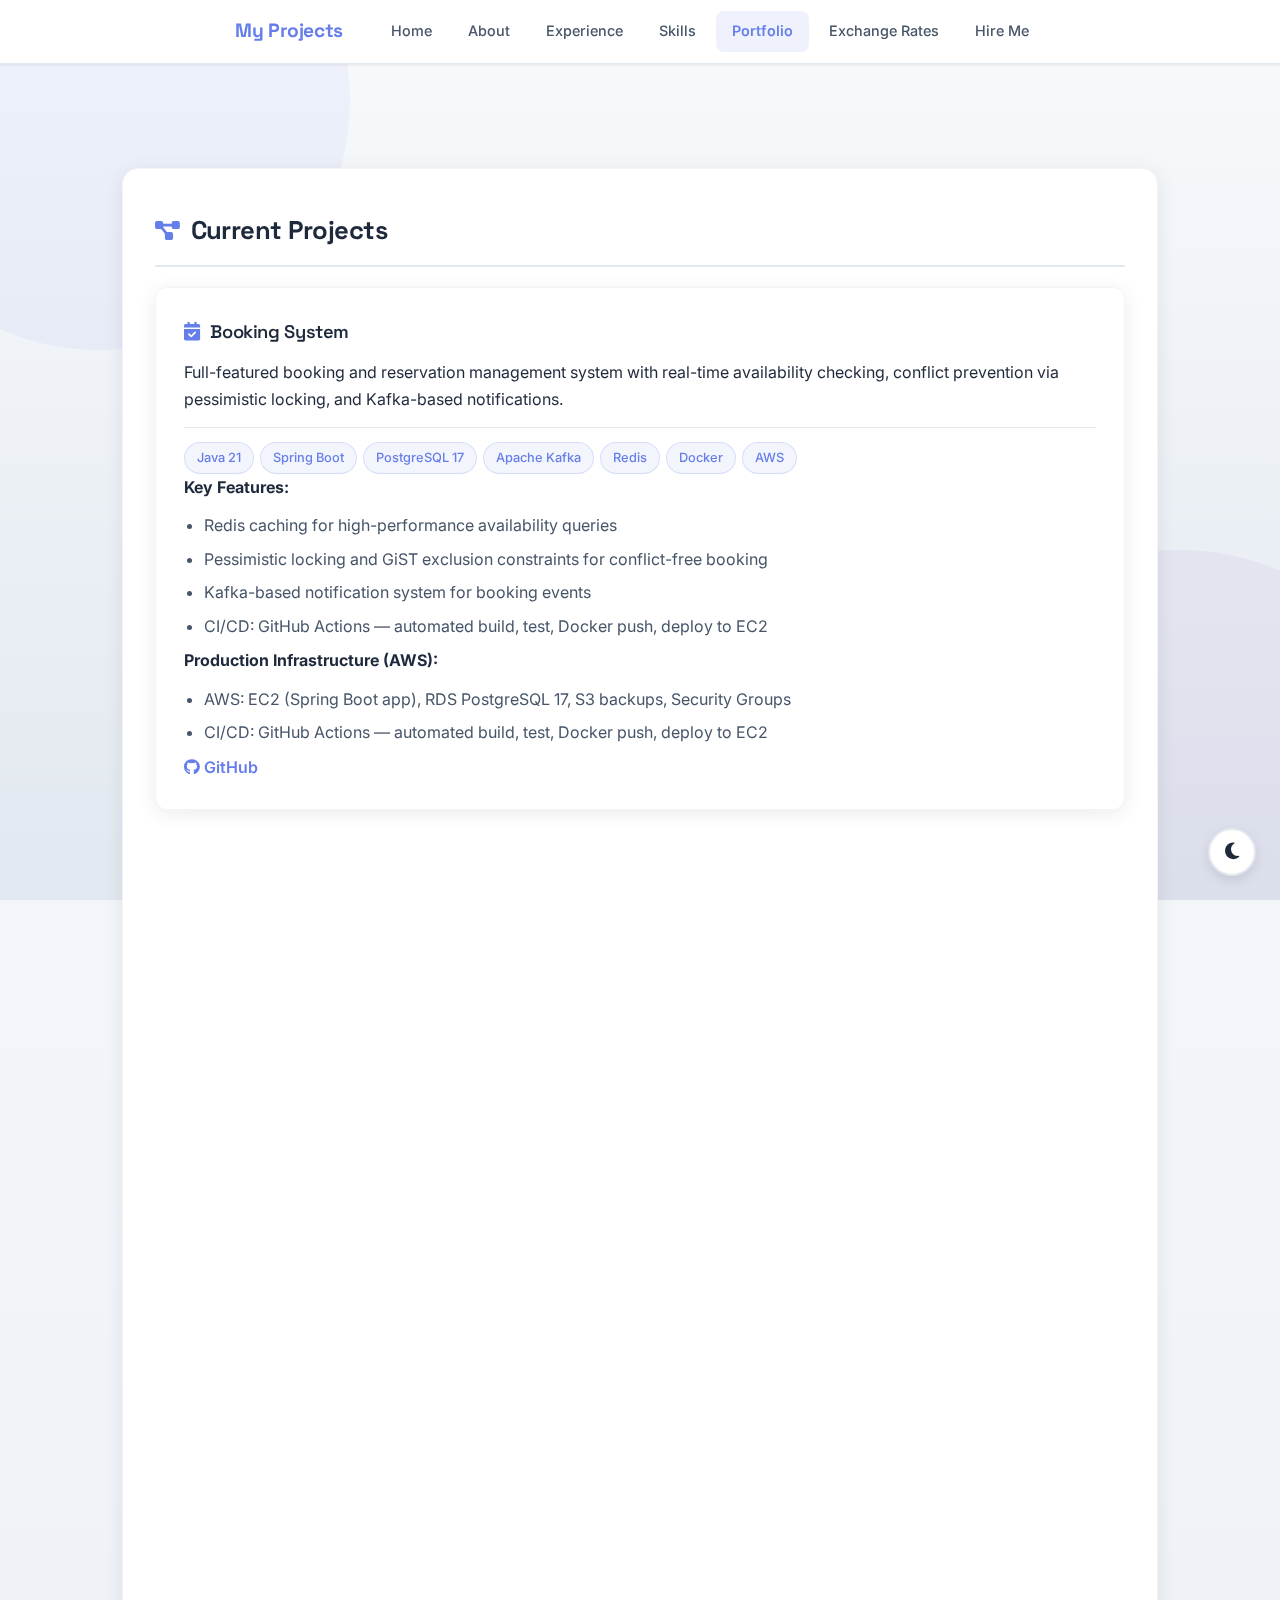
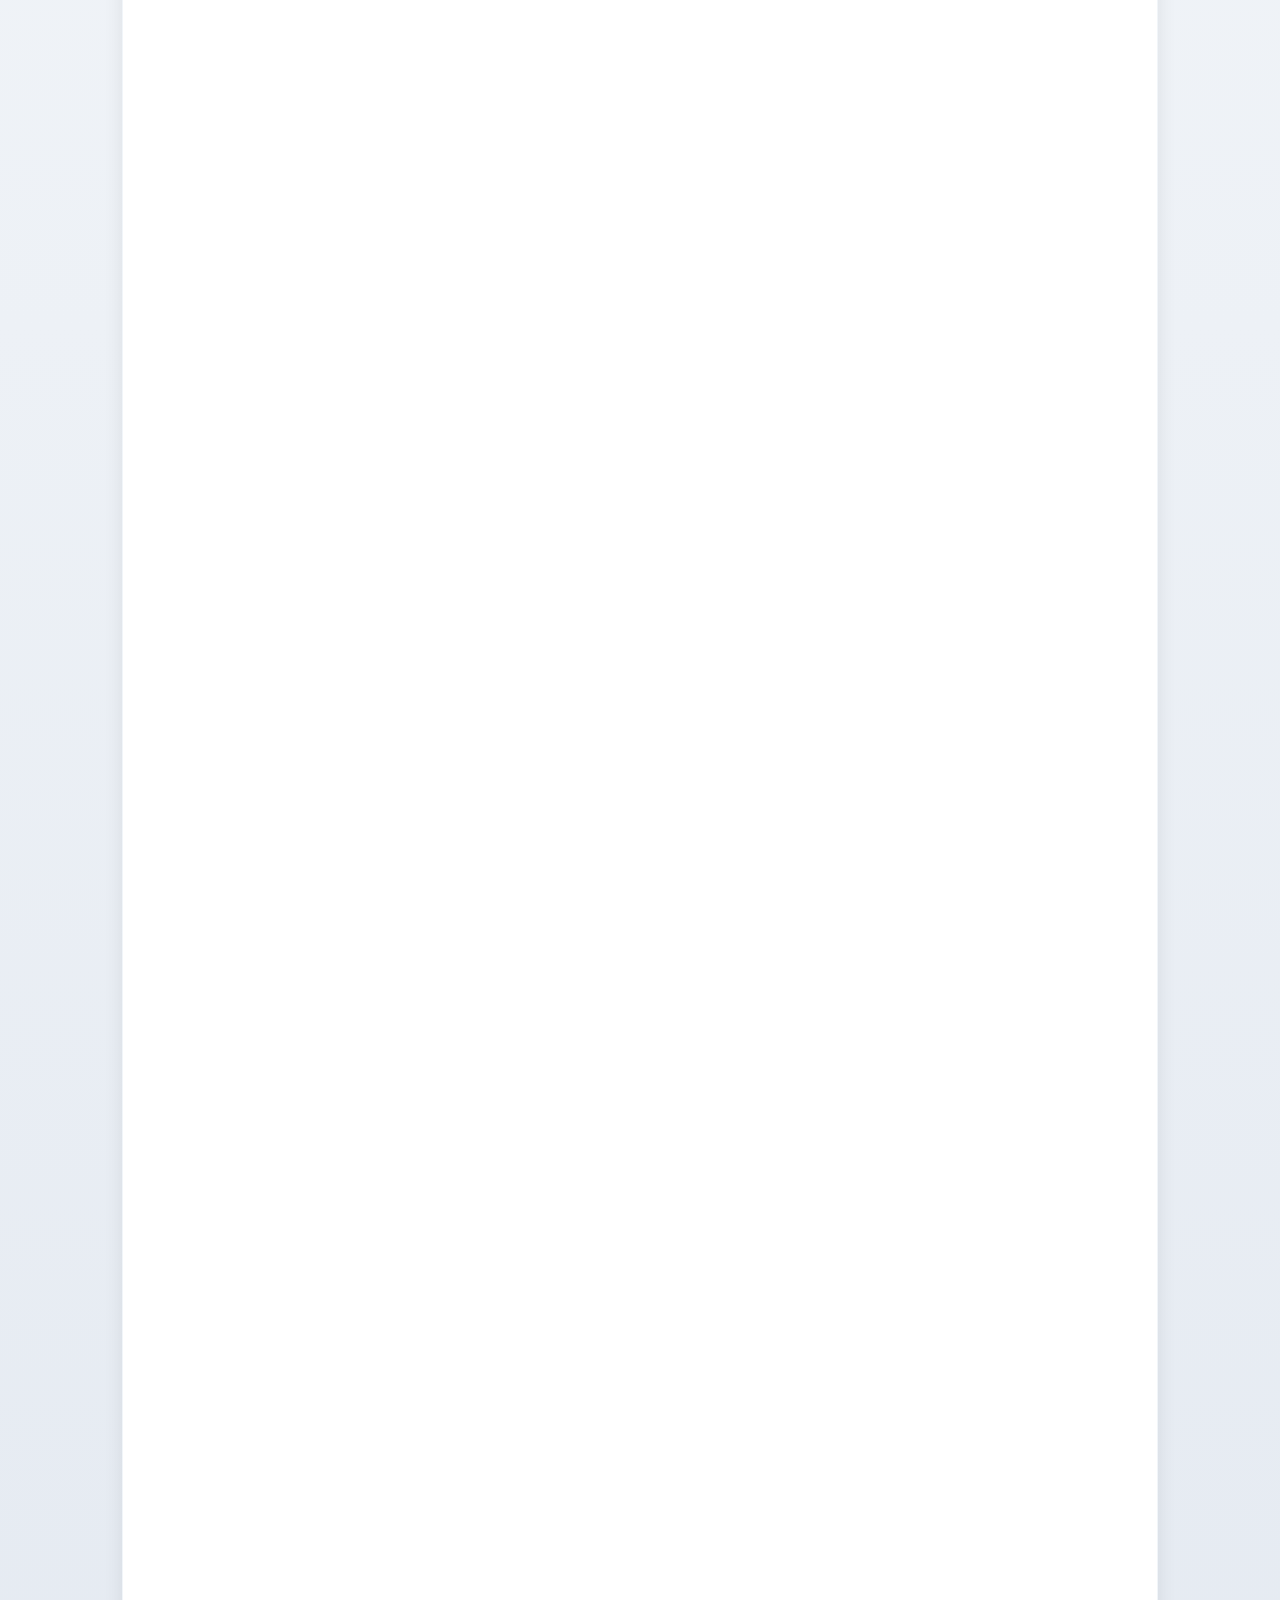
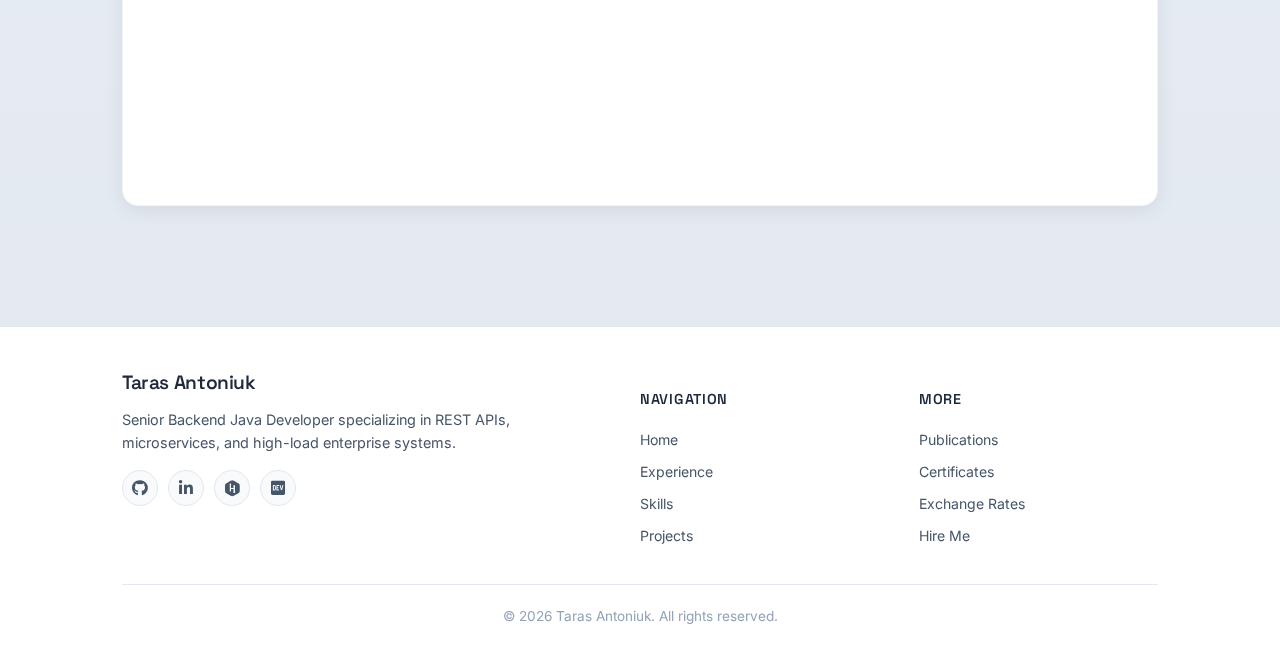
<file: projects/index.html>
<!DOCTYPE html>
<html lang="en">
<head>
    <meta charset="UTF-8">
    <meta name="viewport" content="width=device-width, initial-scale=1.0">
    <title>Projects - Taras Antoniuk</title>
    <meta name="description" content="Portfolio projects by Taras Antoniuk: Financial Accounting with Event Sourcing, MCP Knowledge Base (GraphRAG), Time Tracking API.">
    <meta property="og:title" content="Projects - Taras Antoniuk">
    <meta property="og:description" content="Java/Spring Boot portfolio projects with live demos and source code.">
    <meta property="og:type" content="website">
    <meta property="og:url" content="https://tarasantoniuk.com/projects/">
    <link rel="icon" type="image/svg+xml" href="/images/favicon.svg">
    <link rel="preconnect" href="https://fonts.googleapis.com">
    <link rel="preconnect" href="https://fonts.gstatic.com" crossorigin>
    <link href="https://fonts.googleapis.com/css2?family=Inter:wght@400;500;600;700&family=Space+Grotesk:wght@500;600;700&display=swap" rel="stylesheet">
    <link rel="stylesheet" href="/css/style.css">
    <link rel="stylesheet" href="https://cdnjs.cloudflare.com/ajax/libs/font-awesome/6.5.1/css/all.min.css">
</head>
<body>

<!-- Animated background -->
<div class="animated-bg"></div>

<!-- Dark mode toggle -->
<button class="dark-mode-toggle" id="darkModeToggle" aria-label="Toggle dark mode">
    <i class="fas fa-moon"></i>
</button>

<header data-title="My Projects" data-page="projects"></header>

<div class="container">
    <section>
        <h2><i class="fas fa-project-diagram"></i> Current Projects</h2>

        <div class="project-card animate-on-scroll">
            <h3><i class="fas fa-calendar-check"></i> Booking System</h3>
            <p>Full-featured booking and reservation management system with real-time availability checking, conflict prevention via pessimistic locking, and Kafka-based notifications.</p>
            <div class="tech-stack">
                <span class="tech-tag">Java 21</span>
                <span class="tech-tag">Spring Boot</span>
                <span class="tech-tag">PostgreSQL 17</span>
                <span class="tech-tag">Apache Kafka</span>
                <span class="tech-tag">Redis</span>
                <span class="tech-tag">Docker</span>
                <span class="tech-tag">AWS</span>
            </div>
            <p><strong>Key Features:</strong></p>
            <ul>
                <li>Redis caching for high-performance availability queries</li>
                <li>Pessimistic locking and GiST exclusion constraints for conflict-free booking</li>
                <li>Kafka-based notification system for booking events</li>
                <li>CI/CD: GitHub Actions — automated build, test, Docker push, deploy to EC2</li>
            </ul>
            <p><strong>Production Infrastructure (AWS):</strong></p>
            <ul>
                <li>AWS: EC2 (Spring Boot app), RDS PostgreSQL 17, S3 backups, Security Groups</li>
                <li>CI/CD: GitHub Actions — automated build, test, Docker push, deploy to EC2</li>
            </ul>
            <p>
                <a href="https://github.com/TarasAntoniuk" target="_blank"><i class="fab fa-github"></i> GitHub</a>
            </p>
        </div>

        <div class="project-card animate-on-scroll">
            <h3><i class="fas fa-clock"></i> Time Tracking System</h3>
            <p>Enterprise-grade employee time tracking system with check-in/check-out logging, real-time presence monitoring, and automated timesheet calculation.</p>
            <div class="tech-stack">
                <span class="tech-tag">Java 21</span>
                <span class="tech-tag">Spring Boot 3.x</span>
                <span class="tech-tag">PostgreSQL</span>
                <span class="tech-tag">REST API</span>
                <span class="tech-tag">Docker</span>
                <span class="tech-tag">nginx</span>
            </div>
            <p><strong>Features:</strong></p>
            <ul>
                <li>Real-time employee presence tracking</li>
                <li>Automated timesheet calculation with daily breakdown</li>
                <li>Check-in/check-out logging system</li>
                <li>RESTful API with OpenAPI documentation</li>
            </ul>
            <p><strong>Production Infrastructure (VPS):</strong></p>
            <ul>
                <li>VPS: Docker Compose, nginx reverse proxy, SSL/TLS (Let's Encrypt)</li>
                <li>CI/CD: GitHub Actions — automated build, test, deploy</li>
                <li>Live API: <a href="https://timetracking.tarasantoniuk.com/swagger-ui/index.html" target="_blank">Swagger UI</a></li>
            </ul>
            <p>
                <a href="projects/timetracking/index.html"><i class="fas fa-rocket"></i> View Live Demo</a> |
                <a href="https://timetracking.tarasantoniuk.com/swagger-ui/index.html" target="_blank"><i class="fas fa-book"></i> API Documentation</a> |
                <a href="https://github.com/TarasAntoniuk/time-tracking" target="_blank"><i class="fab fa-github"></i> GitHub</a>
            </p>
        </div>

        <div class="project-card animate-on-scroll">
            <h3><i class="fas fa-coins"></i> Financial Accounting System</h3>
            <p>Enterprise-grade financial accounting system with Event Sourcing for banking operations and automatic ECB currency integration. Modular monolith architecture with comprehensive test coverage.</p>
            <div class="tech-stack">
                <span class="tech-tag">Java 21</span>
                <span class="tech-tag">Spring Boot 3.5.5</span>
                <span class="tech-tag">PostgreSQL 17</span>
                <span class="tech-tag">Event Sourcing</span>
                <span class="tech-tag">Testcontainers</span>
            </div>
            <p><strong>Core Module:</strong></p>
            <ul>
                <li>Automatic ECB Integration - Daily sync at 16:05 CET</li>
                <li>190k+ Exchange Rates - Historical data since EUR introduction</li>
                <li>40+ Currencies - ISO 4217 compliant</li>
                <li>Public API - Real-time currency data</li>
            </ul>
            <p><strong>Banking Module:</strong></p>
            <ul>
                <li>Event Sourcing - Immutable transaction audit trail</li>
                <li>Bank Receipts & Payments - 10+ transaction types each</li>
                <li>Document Lifecycle - DRAFT → POST → UNPOST</li>
                <li>Financial Reports - Balance & Turnover with filters</li>
            </ul>
            <p><strong>Quality:</strong></p>
            <ul>
                <li>193 tests with 97% line & 95% branch coverage</li>
                <li>N+1 Prevention with @EntityGraph</li>
                <li>CI/CD with GitHub Actions</li>
            </ul>
            <p><strong>Production Infrastructure (VPS):</strong></p>
            <ul>
                <li>VPS: Docker Compose, nginx reverse proxy, SSL/TLS (Let's Encrypt)</li>
                <li>CI/CD: GitHub Actions — automated build, test, Docker push, deploy</li>
                <li>Monitoring: health checks, 99.5%+ uptime</li>
            </ul>
            <p>
                <a href="https://api.tarasantoniuk.com/swagger-ui/index.html" target="_blank"><i class="fas fa-globe"></i> Live API & Swagger</a> |
                <a href="https://tarasantoniuk.com/exchange-rates/" target="_blank"><i class="fas fa-exchange-alt"></i> Exchange Rates Demo</a> |
                <a href="https://github.com/TarasAntoniuk/finance" target="_blank"><i class="fab fa-github"></i> GitHub</a>
            </p>
        </div>

        <div class="project-card animate-on-scroll">
            <h3><i class="fas fa-brain"></i> MCP Knowledge Base (GraphRAG)</h3>
            <p>AI-powered code intelligence system that indexes Java codebases and exposes structural and semantic knowledge to Claude Code via the Model Context Protocol (MCP). Combines graph database (Neo4j) for code structure with vector database (ChromaDB) for semantic search, implementing the GraphRAG pattern.</p>
            <div class="tech-stack">
                <span class="tech-tag">Java 21</span>
                <span class="tech-tag">Spring Boot 4.0.5</span>
                <span class="tech-tag">Neo4j</span>
                <span class="tech-tag">ChromaDB</span>
                <span class="tech-tag">Ollama</span>
                <span class="tech-tag">MCP (JSON-RPC 2.0)</span>
                <span class="tech-tag">Docker Compose</span>
            </div>
            <p><strong>Architecture:</strong></p>
            <ul>
                <li><strong>mcp-indexer</strong> — scans Java source code via AST parsing (JavaParser), stores class/method graph in Neo4j and semantic embeddings in ChromaDB</li>
                <li><strong>mcp-bridge</strong> — MCP server exposing 5 tools to Claude Code: class search, dependency graph, package browsing, semantic search, and GraphRAG (vector + graph enrichment)</li>
            </ul>
            <p><strong>Key Features:</strong></p>
            <ul>
                <li>GraphRAG: semantic search enriched with dependency graph from Neo4j</li>
                <li>Neo4j graph schema: classes, methods, IMPORTS/EXTENDS/IMPLEMENTS relationships</li>
                <li>Vector embeddings via Ollama (nomic-embed-text) for natural language code search</li>
                <li>Dual transport: HTTP and SSE (Server-Sent Events) with session management</li>
                <li>Extensible parser interface for multi-language support</li>
            </ul>
            <p>
                <a href="https://github.com/TarasAntoniuk/mcp-knowledge-base" target="_blank"><i class="fab fa-github"></i> GitHub</a>
            </p>
        </div>

        <div class="project-card animate-on-scroll">
            <h3><i class="fas fa-cogs"></i> Entity Generator</h3>
            <p>JPA entity generator for PostgreSQL databases. Automates creation of Java entities from existing database schemas.</p>
            <div class="tech-stack">
                <span class="tech-tag">Java</span>
                <span class="tech-tag">JPA</span>
                <span class="tech-tag">PostgreSQL JDBC</span>
            </div>
            <p><a href="https://github.com/TarasAntoniuk/entity-generator" target="_blank"><i class="fab fa-github"></i> View on GitHub</a></p>
        </div>

        <div class="project-card animate-on-scroll">
            <h3><i class="fab fa-github"></i> All Projects</h3>
            <p>Explore all my projects and contributions on my GitHub profile:</p>
            <p><a href="https://github.com/TarasAntoniuk" target="_blank"><i class="fas fa-external-link-alt"></i> https://github.com/TarasAntoniuk</a></p>
        </div>
    </section>
</div>

<footer></footer>

<script src="/js/menu.js"></script>
<script src="/js/animations.js"></script>
</body>
</html>
</file>
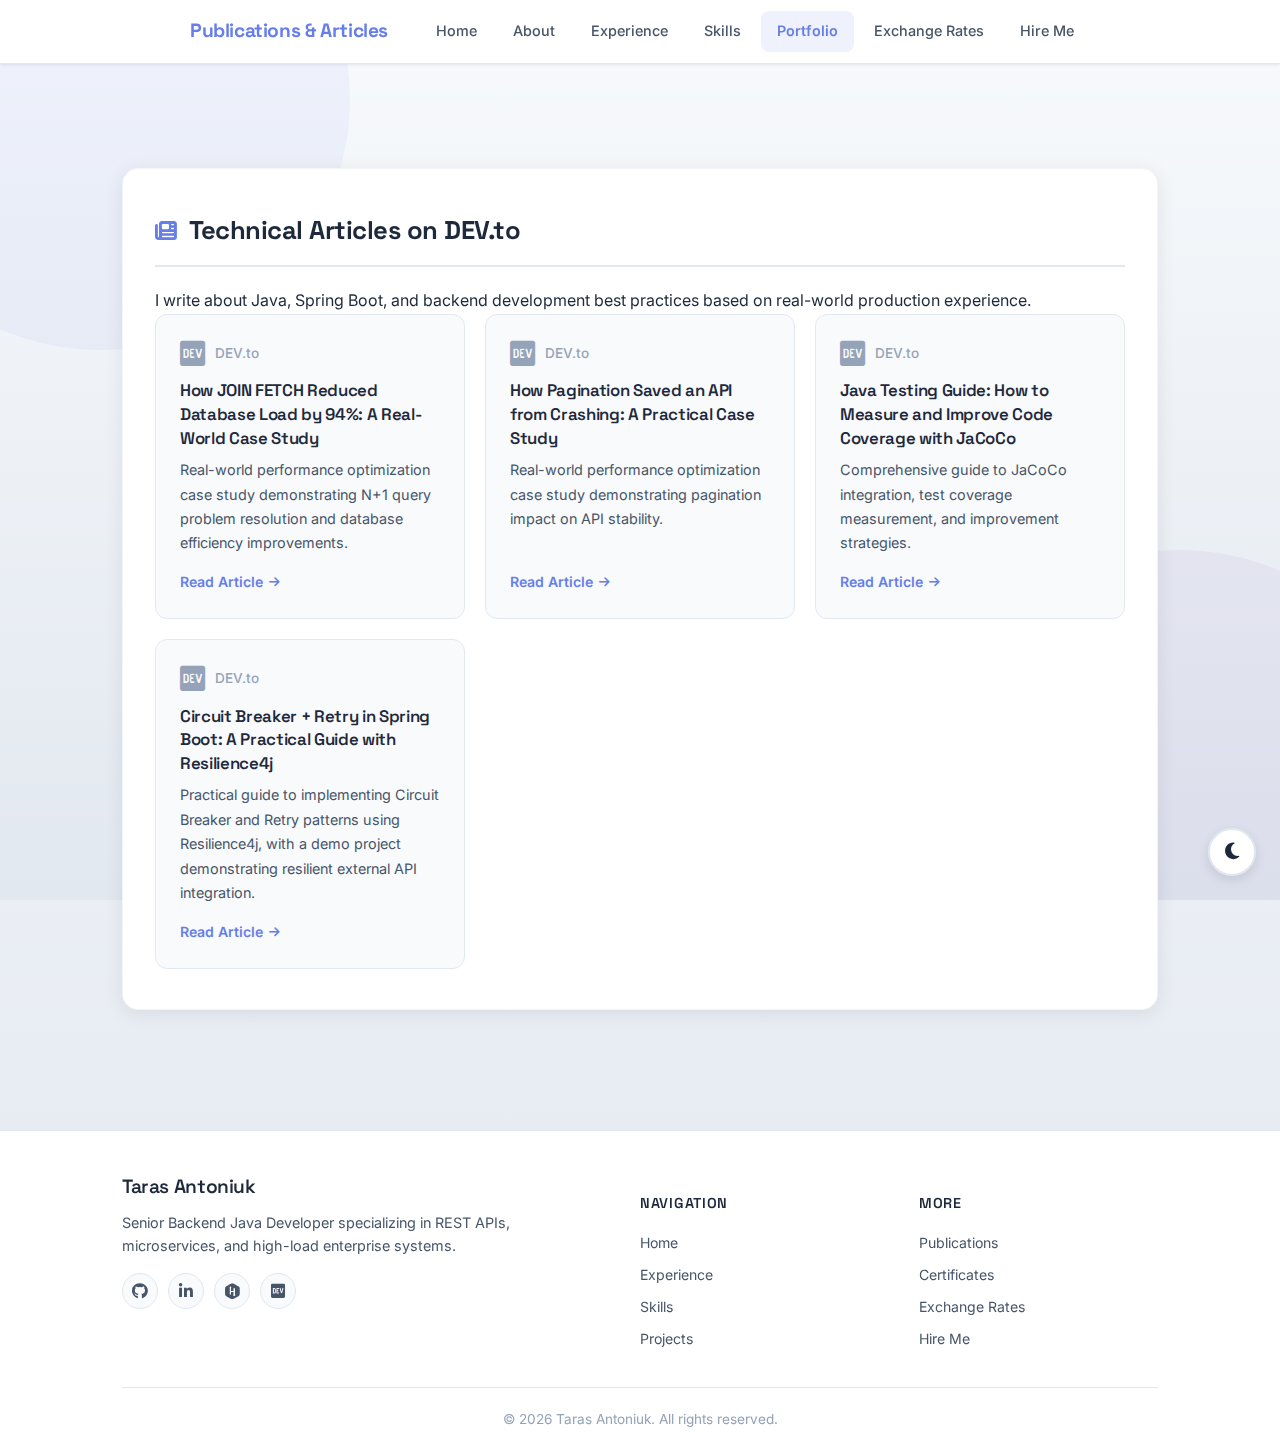
<file: publications/index.html>
<!DOCTYPE html>
<html lang="en">
<head>
    <meta charset="UTF-8">
    <meta name="viewport" content="width=device-width, initial-scale=1.0">
    <title>Publications - Taras Antoniuk</title>
    <meta name="description" content="Technical articles by Taras Antoniuk on DEV.to: JOIN FETCH optimization, pagination, JaCoCo, Circuit Breaker patterns.">
    <meta property="og:title" content="Publications - Taras Antoniuk">
    <meta property="og:description" content="Technical articles about Java, Spring Boot, and backend development best practices.">
    <meta property="og:type" content="website">
    <meta property="og:url" content="https://tarasantoniuk.com/publications/">
    <link rel="icon" type="image/svg+xml" href="/images/favicon.svg">
    <link rel="preconnect" href="https://fonts.googleapis.com">
    <link rel="preconnect" href="https://fonts.gstatic.com" crossorigin>
    <link href="https://fonts.googleapis.com/css2?family=Inter:wght@400;500;600;700&family=Space+Grotesk:wght@500;600;700&display=swap" rel="stylesheet">
    <link rel="stylesheet" href="/css/style.css">
    <link rel="stylesheet" href="https://cdnjs.cloudflare.com/ajax/libs/font-awesome/6.5.1/css/all.min.css">
</head>
<body>

<!-- Animated background -->
<div class="animated-bg"></div>

<!-- Dark mode toggle -->
<button class="dark-mode-toggle" id="darkModeToggle" aria-label="Toggle dark mode">
    <i class="fas fa-moon"></i>
</button>

<header data-title="Publications & Articles" data-page="publications"></header>

<div class="container">
    <section>
        <h2><i class="fas fa-newspaper"></i> Technical Articles on DEV.to</h2>
        <p>I write about Java, Spring Boot, and backend development best practices based on real-world production experience.</p>

        <div class="publications-grid">
            <a href="https://dev.to/taras_antoniuk_ea6a2fe7ee/how-join-fetch-reduced-database-load-by-94-a-real-world-case-study-40c" target="_blank" class="publication-card animate-on-scroll">
                <div class="publication-header">
                    <i class="fab fa-dev"></i>
                    <span class="publication-platform">DEV.to</span>
                </div>
                <h3>How JOIN FETCH Reduced Database Load by 94%: A Real-World Case Study</h3>
                <p>Real-world performance optimization case study demonstrating N+1 query problem resolution and database efficiency improvements.</p>
                <span class="read-more">Read Article <i class="fas fa-arrow-right"></i></span>
            </a>

            <a href="https://dev.to/taras_antoniuk_ea6a2fe7ee/how-pagination-saved-an-api-from-crashing-a-practical-case-study-4jfb" target="_blank" class="publication-card animate-on-scroll">
                <div class="publication-header">
                    <i class="fab fa-dev"></i>
                    <span class="publication-platform">DEV.to</span>
                </div>
                <h3>How Pagination Saved an API from Crashing: A Practical Case Study</h3>
                <p>Real-world performance optimization case study demonstrating pagination impact on API stability.</p>
                <span class="read-more">Read Article <i class="fas fa-arrow-right"></i></span>
            </a>

            <a href="https://dev.to/taras_antoniuk_ea6a2fe7ee/java-testing-guide-how-to-measure-and-improve-code-coverage-with-jacoco-3p75" target="_blank" class="publication-card animate-on-scroll">
                <div class="publication-header">
                    <i class="fab fa-dev"></i>
                    <span class="publication-platform">DEV.to</span>
                </div>
                <h3>Java Testing Guide: How to Measure and Improve Code Coverage with JaCoCo</h3>
                <p>Comprehensive guide to JaCoCo integration, test coverage measurement, and improvement strategies.</p>
                <span class="read-more">Read Article <i class="fas fa-arrow-right"></i></span>
            </a>

            <a href="https://dev.to/taras_antoniuk_ea6a2fe7ee/circuit-breaker-retry-in-spring-boot-a-practical-guide-with-resilience4j-4m06" target="_blank" class="publication-card animate-on-scroll">
                <div class="publication-header">
                    <i class="fab fa-dev"></i>
                    <span class="publication-platform">DEV.to</span>
                </div>
                <h3>Circuit Breaker + Retry in Spring Boot: A Practical Guide with Resilience4j</h3>
                <p>Practical guide to implementing Circuit Breaker and Retry patterns using Resilience4j, with a demo project demonstrating resilient external API integration.</p>
                <span class="read-more">Read Article <i class="fas fa-arrow-right"></i></span>
            </a>
        </div>
    </section>
</div>

<footer></footer>

<script src="/js/menu.js"></script>
<script src="/js/animations.js"></script>
</body>
</html>
</file>
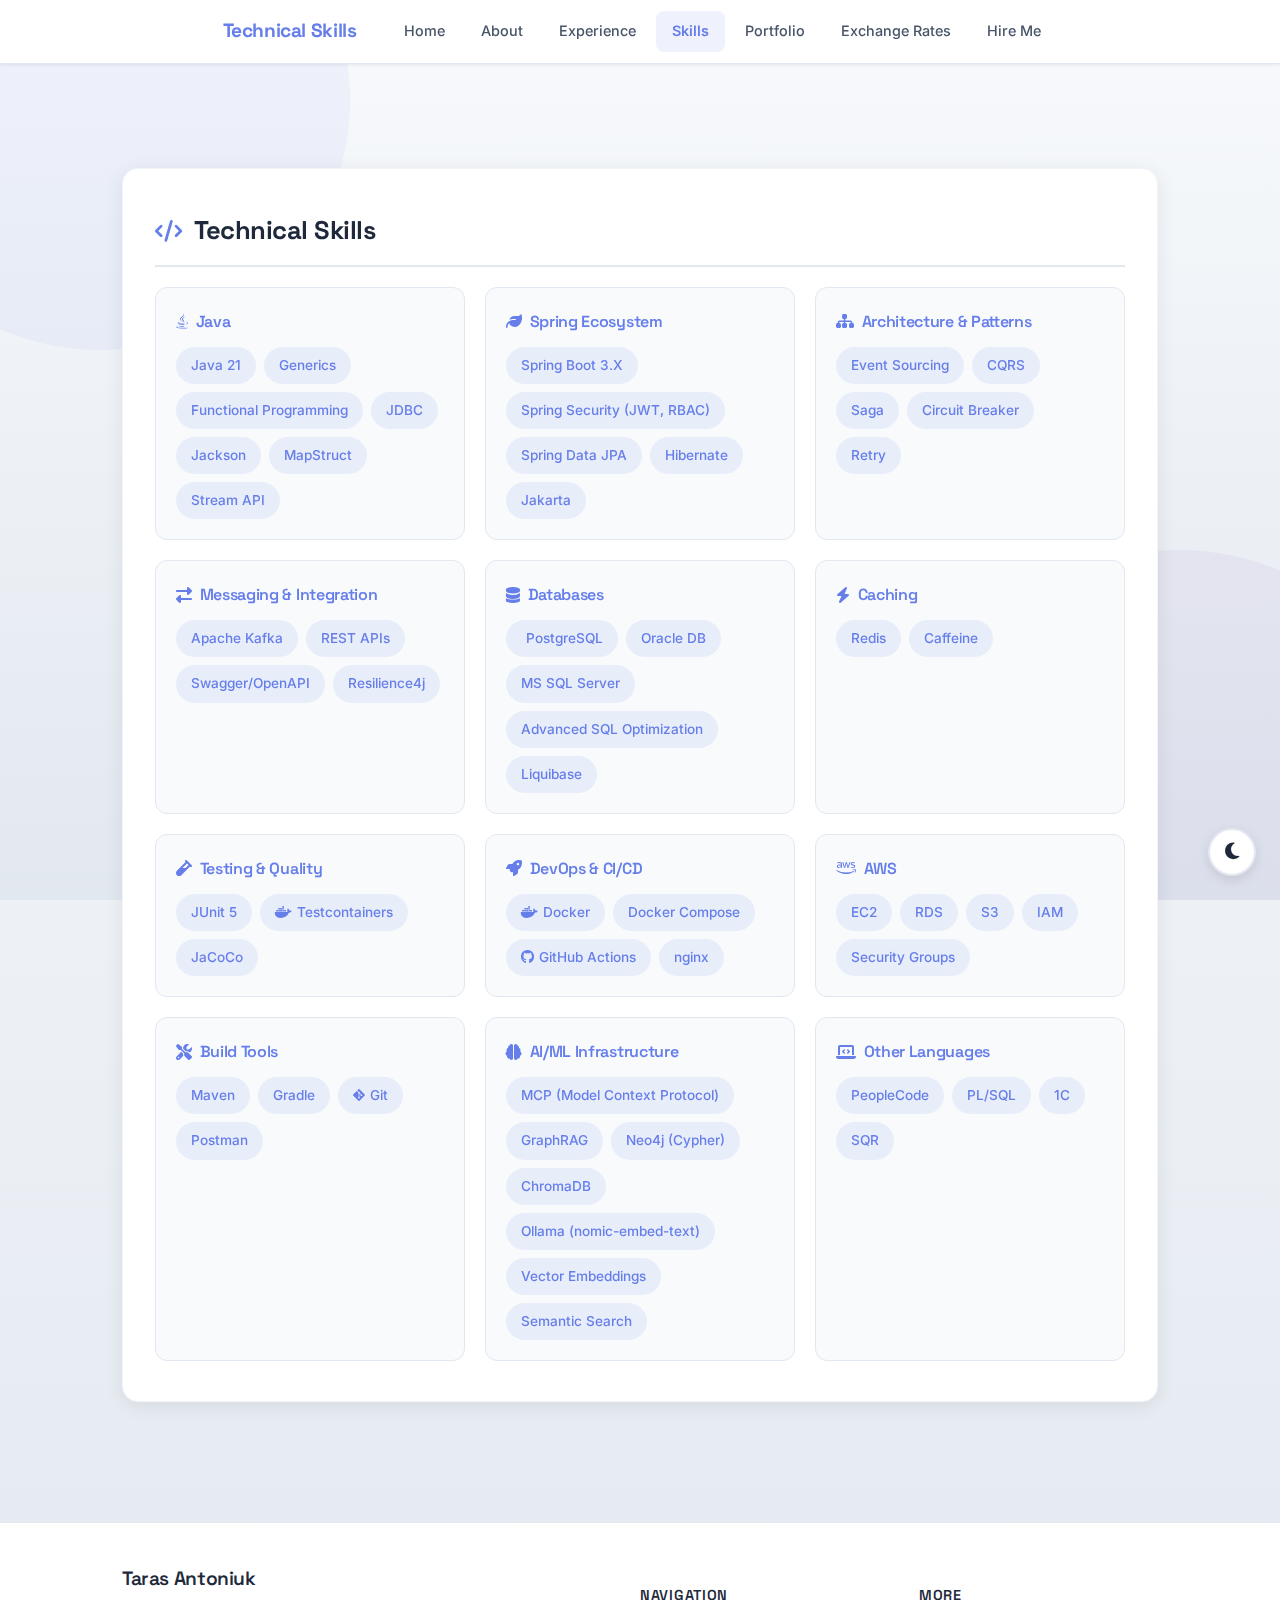
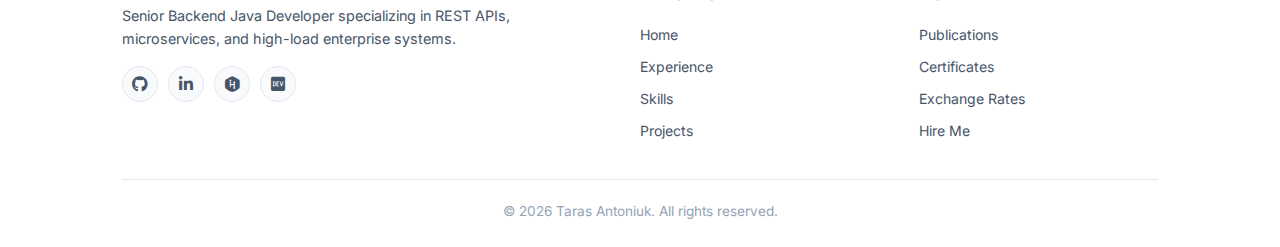
<file: skills/index.html>
<!DOCTYPE html>
<html lang="en">
<head>
    <meta charset="UTF-8">
    <meta name="viewport" content="width=device-width, initial-scale=1.0">
    <title>Skills - Taras Antoniuk</title>
    <meta name="description" content="Technical skills of Taras Antoniuk: Java 21, Spring Boot, Kafka, AWS, Docker, Neo4j, GraphRAG and more.">
    <meta property="og:title" content="Skills - Taras Antoniuk">
    <meta property="og:description" content="Full breakdown of technical skills across 12 categories: Java, Spring, Databases, AWS, AI/ML and more.">
    <meta property="og:type" content="website">
    <meta property="og:url" content="https://tarasantoniuk.com/skills/">
    <link rel="icon" type="image/svg+xml" href="/images/favicon.svg">
    <link rel="preconnect" href="https://fonts.googleapis.com">
    <link rel="preconnect" href="https://fonts.gstatic.com" crossorigin>
    <link href="https://fonts.googleapis.com/css2?family=Inter:wght@400;500;600;700&family=Space+Grotesk:wght@500;600;700&display=swap" rel="stylesheet">
    <link rel="stylesheet" href="/css/style.css">
    <link rel="stylesheet" href="https://cdnjs.cloudflare.com/ajax/libs/font-awesome/6.5.1/css/all.min.css">
</head>
<body>

<!-- Animated background -->
<div class="animated-bg"></div>

<!-- Dark mode toggle -->
<button class="dark-mode-toggle" id="darkModeToggle" aria-label="Toggle dark mode">
    <i class="fas fa-moon"></i>
</button>

<header data-title="Technical Skills" data-page="skills"></header>

<div class="container">
    <section class="animate-on-scroll">
        <h2><i class="fas fa-code"></i> Technical Skills</h2>
        <div class="skills-grid">
            <div class="skill-category">
                <h3><i class="fab fa-java"></i> Java</h3>
                <div class="skill-tags">
                    <span class="skill-tag">Java 21</span>
                    <span class="skill-tag">Generics</span>
                    <span class="skill-tag">Functional Programming</span>
                    <span class="skill-tag">JDBC</span>
                    <span class="skill-tag">Jackson</span>
                    <span class="skill-tag">MapStruct</span>
                    <span class="skill-tag">Stream API</span>
                </div>
            </div>
            <div class="skill-category">
                <h3><i class="fas fa-leaf"></i> Spring Ecosystem</h3>
                <div class="skill-tags">
                    <span class="skill-tag">Spring Boot 3.X</span>
                    <span class="skill-tag">Spring Security (JWT, RBAC)</span>
                    <span class="skill-tag">Spring Data JPA</span>
                    <span class="skill-tag">Hibernate</span>
                    <span class="skill-tag">Jakarta</span>
                </div>
            </div>
            <div class="skill-category">
                <h3><i class="fas fa-sitemap"></i> Architecture & Patterns</h3>
                <div class="skill-tags">
                    <span class="skill-tag">Event Sourcing</span>
                    <span class="skill-tag">CQRS</span>
                    <span class="skill-tag">Saga</span>
                    <span class="skill-tag">Circuit Breaker</span>
                    <span class="skill-tag">Retry</span>
                </div>
            </div>
            <div class="skill-category">
                <h3><i class="fas fa-exchange-alt"></i> Messaging & Integration</h3>
                <div class="skill-tags">
                    <span class="skill-tag">Apache Kafka</span>
                    <span class="skill-tag">REST APIs</span>
                    <span class="skill-tag">Swagger/OpenAPI</span>
                    <span class="skill-tag">Resilience4j</span>
                </div>
            </div>
            <div class="skill-category">
                <h3><i class="fas fa-database"></i> Databases</h3>
                <div class="skill-tags">
                    <span class="skill-tag"><i class="fas fa-elephant"></i> PostgreSQL</span>
                    <span class="skill-tag">Oracle DB</span>
                    <span class="skill-tag">MS SQL Server</span>
                    <span class="skill-tag">Advanced SQL Optimization</span>
                    <span class="skill-tag">Liquibase</span>
                </div>
            </div>
            <div class="skill-category">
                <h3><i class="fas fa-bolt"></i> Caching</h3>
                <div class="skill-tags">
                    <span class="skill-tag">Redis</span>
                    <span class="skill-tag">Caffeine</span>
                </div>
            </div>
            <div class="skill-category">
                <h3><i class="fas fa-vial"></i> Testing & Quality</h3>
                <div class="skill-tags">
                    <span class="skill-tag">JUnit 5</span>
                    <span class="skill-tag"><i class="fab fa-docker"></i> Testcontainers</span>
                    <span class="skill-tag">JaCoCo</span>
                </div>
            </div>
            <div class="skill-category">
                <h3><i class="fas fa-rocket"></i> DevOps & CI/CD</h3>
                <div class="skill-tags">
                    <span class="skill-tag"><i class="fab fa-docker"></i> Docker</span>
                    <span class="skill-tag">Docker Compose</span>
                    <span class="skill-tag"><i class="fab fa-github"></i> GitHub Actions</span>
                    <span class="skill-tag">nginx</span>
                </div>
            </div>
            <div class="skill-category">
                <h3><i class="fab fa-aws"></i> AWS</h3>
                <div class="skill-tags">
                    <span class="skill-tag">EC2</span>
                    <span class="skill-tag">RDS</span>
                    <span class="skill-tag">S3</span>
                    <span class="skill-tag">IAM</span>
                    <span class="skill-tag">Security Groups</span>
                </div>
            </div>
            <div class="skill-category">
                <h3><i class="fas fa-tools"></i> Build Tools</h3>
                <div class="skill-tags">
                    <span class="skill-tag">Maven</span>
                    <span class="skill-tag">Gradle</span>
                    <span class="skill-tag"><i class="fab fa-git-alt"></i> Git</span>
                    <span class="skill-tag">Postman</span>
                </div>
            </div>
            <div class="skill-category">
                <h3><i class="fas fa-brain"></i> AI/ML Infrastructure</h3>
                <div class="skill-tags">
                    <span class="skill-tag">MCP (Model Context Protocol)</span>
                    <span class="skill-tag">GraphRAG</span>
                    <span class="skill-tag">Neo4j (Cypher)</span>
                    <span class="skill-tag">ChromaDB</span>
                    <span class="skill-tag">Ollama (nomic-embed-text)</span>
                    <span class="skill-tag">Vector Embeddings</span>
                    <span class="skill-tag">Semantic Search</span>
                </div>
            </div>
            <div class="skill-category">
                <h3><i class="fas fa-laptop-code"></i> Other Languages</h3>
                <div class="skill-tags">
                    <span class="skill-tag">PeopleCode</span>
                    <span class="skill-tag">PL/SQL</span>
                    <span class="skill-tag">1C</span>
                    <span class="skill-tag">SQR</span>
                </div>
            </div>
        </div>
    </section>
</div>

<footer></footer>

<script src="/js/menu.js"></script>
<script src="/js/animations.js"></script>
</body>
</html>
</file>
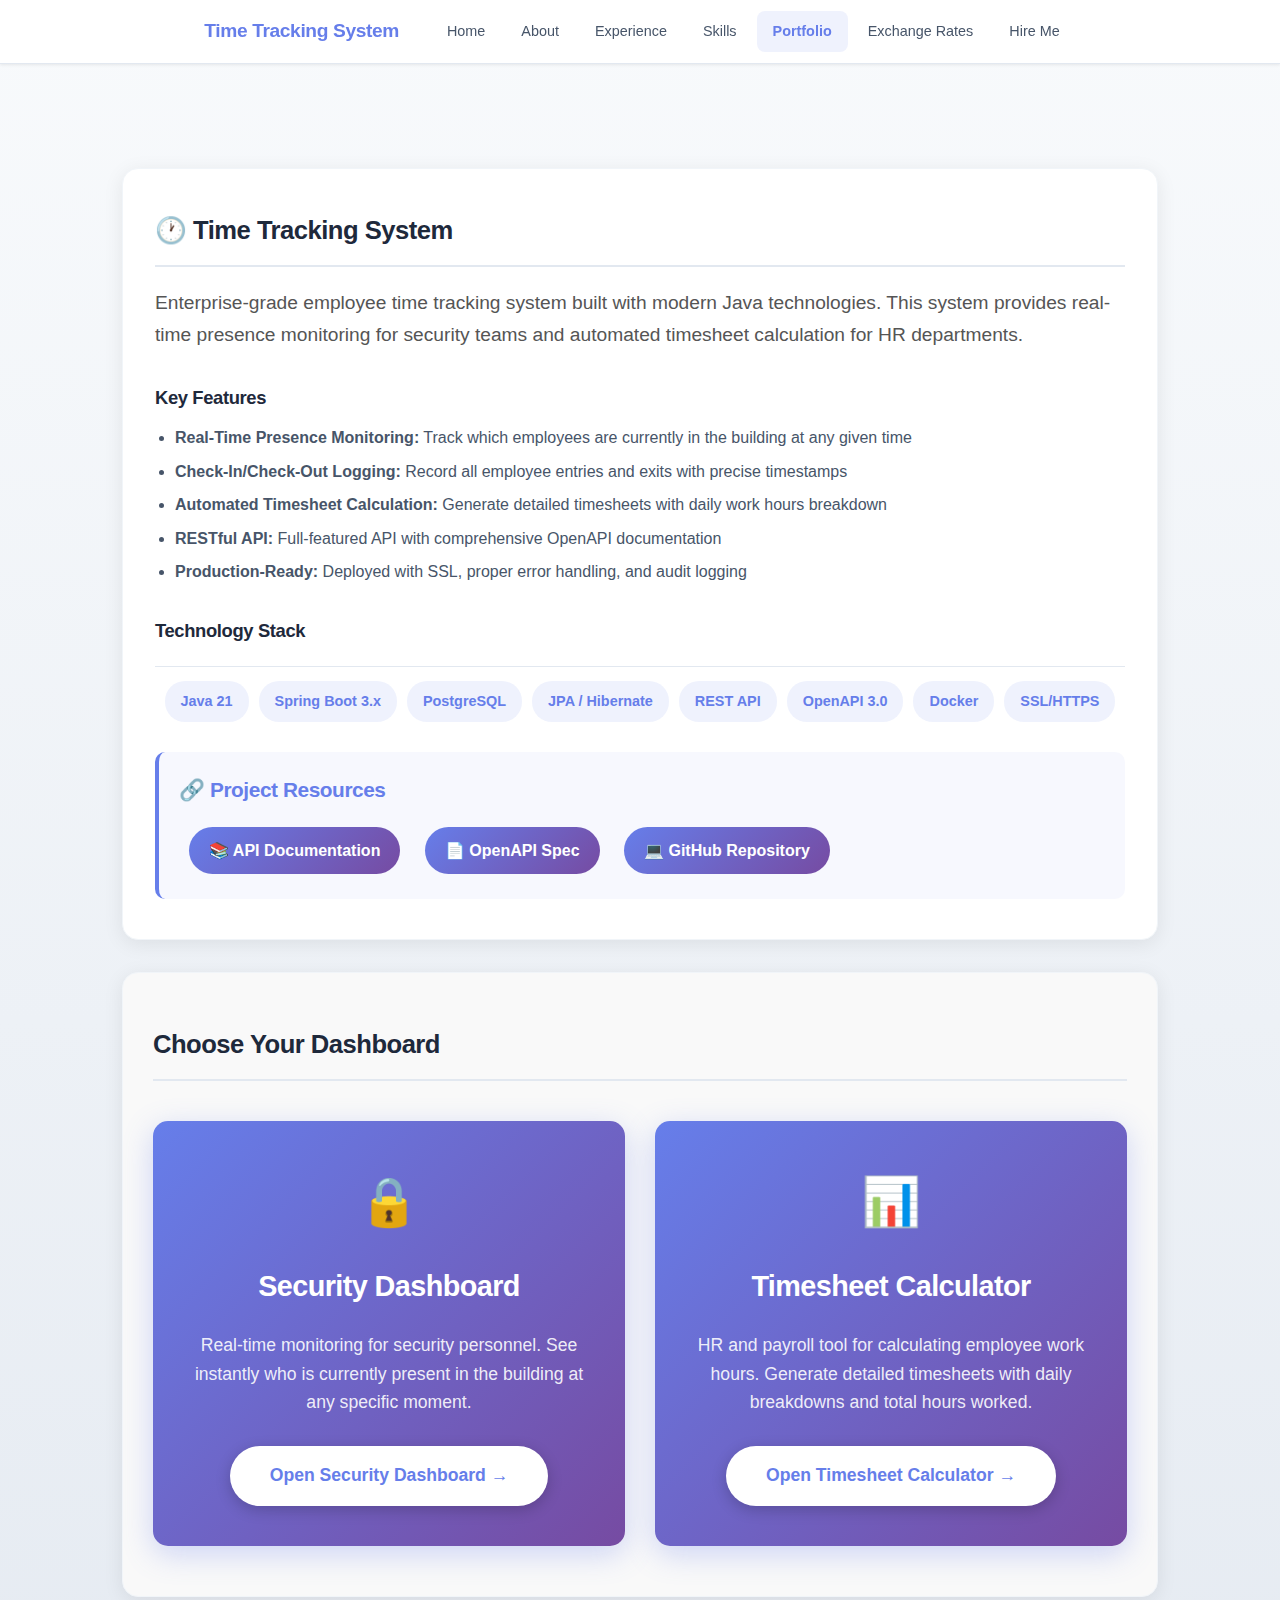
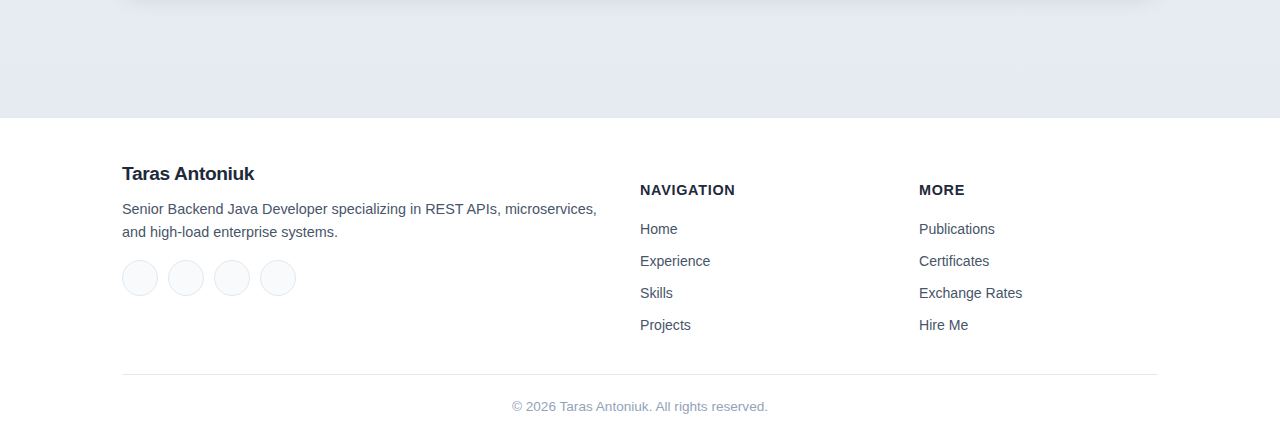
<file: projects/timetracking/index.html>
<!DOCTYPE html>
<html lang="en">
<head>
    <meta charset="UTF-8">
    <meta name="viewport" content="width=device-width, initial-scale=1.0">
    <title>Time Tracking System - Taras Antoniuk</title>
    <link rel="stylesheet" href="../../css/style.css">
    <style>
        .dashboard-cards {
            display: grid;
            grid-template-columns: repeat(auto-fit, minmax(400px, 1fr));
            gap: 30px;
            margin-top: 40px;
        }

        .dashboard-card {
            background: linear-gradient(135deg, #667eea 0%, #764ba2 100%);
            padding: 40px;
            border-radius: 15px;
            box-shadow: 0 8px 30px rgba(102, 126, 234, 0.3);
            transition: all 0.3s ease;
            text-align: center;
            color: white;
        }

        .dashboard-card:hover {
            transform: translateY(-10px);
            box-shadow: 0 15px 50px rgba(102, 126, 234, 0.5);
        }

        .dashboard-card h3 {
            color: white;
            font-size: 1.8em;
            margin-bottom: 20px;
        }

        .dashboard-card p {
            color: rgba(255, 255, 255, 0.9);
            font-size: 1.1em;
            margin-bottom: 30px;
            line-height: 1.6;
        }

        .dashboard-card .btn {
            display: inline-block;
            padding: 15px 40px;
            background: white;
            color: #667eea;
            text-decoration: none;
            border-radius: 30px;
            font-weight: 700;
            font-size: 1.1em;
            transition: all 0.3s ease;
            box-shadow: 0 4px 15px rgba(0, 0, 0, 0.2);
        }

        .dashboard-card .btn:hover {
            transform: scale(1.05);
            box-shadow: 0 6px 25px rgba(0, 0, 0, 0.3);
        }

        .icon {
            font-size: 3em;
            margin-bottom: 20px;
        }

        .tech-stack {
            display: flex;
            flex-wrap: wrap;
            gap: 10px;
            justify-content: center;
            margin-top: 20px;
        }

        .tech-badge {
            background: rgba(102, 126, 234, 0.1);
            padding: 8px 16px;
            border-radius: 20px;
            font-size: 0.9em;
            font-weight: 600;
            color: #667eea;
        }

        .api-links {
            margin-top: 30px;
            padding: 20px;
            background: rgba(102, 126, 234, 0.05);
            border-radius: 10px;
            border-left: 4px solid #667eea;
        }

        .api-links h3 {
            color: #667eea;
            font-size: 1.3em;
            margin-bottom: 15px;
        }

        .api-links a {
            display: inline-block;
            margin: 5px 10px;
            padding: 10px 20px;
            background: linear-gradient(135deg, #667eea 0%, #764ba2 100%);
            color: white;
            text-decoration: none;
            border-radius: 25px;
            font-weight: 600;
            transition: all 0.3s ease;
        }

        .api-links a:hover {
            transform: translateY(-2px);
            box-shadow: 0 4px 15px rgba(102, 126, 234, 0.4);
        }

        @media (max-width: 768px) {
            .dashboard-cards {
                grid-template-columns: 1fr;
            }
        }
    </style>
</head>
<body>

<header data-title="Time Tracking System" data-page="projects"></header>

<div class="container">
    <section>
        <h2>🕐 Time Tracking System</h2>
        <p style="font-size: 1.2em; color: #555; margin-bottom: 30px;">
            Enterprise-grade employee time tracking system built with modern Java technologies. 
            This system provides real-time presence monitoring for security teams and automated 
            timesheet calculation for HR departments.
        </p>

        <h3>Key Features</h3>
        <ul>
            <li><strong>Real-Time Presence Monitoring:</strong> Track which employees are currently in the building at any given time</li>
            <li><strong>Check-In/Check-Out Logging:</strong> Record all employee entries and exits with precise timestamps</li>
            <li><strong>Automated Timesheet Calculation:</strong> Generate detailed timesheets with daily work hours breakdown</li>
            <li><strong>RESTful API:</strong> Full-featured API with comprehensive OpenAPI documentation</li>
            <li><strong>Production-Ready:</strong> Deployed with SSL, proper error handling, and audit logging</li>
        </ul>

        <h3 style="margin-top: 30px;">Technology Stack</h3>
        <div class="tech-stack">
            <span class="tech-badge">Java 21</span>
            <span class="tech-badge">Spring Boot 3.x</span>
            <span class="tech-badge">PostgreSQL</span>
            <span class="tech-badge">JPA / Hibernate</span>
            <span class="tech-badge">REST API</span>
            <span class="tech-badge">OpenAPI 3.0</span>
            <span class="tech-badge">Docker</span>
            <span class="tech-badge">SSL/HTTPS</span>
        </div>

        <div class="api-links">
            <h3>🔗 Project Resources</h3>
            <a href="https://timetracking.tarasantoniuk.com/swagger-ui/index.html" target="_blank">📚 API Documentation</a>
            <a href="https://timetracking.tarasantoniuk.com/api-docs" target="_blank">📄 OpenAPI Spec</a>
            <a href="https://github.com/TarasAntoniuk/timetracking" target="_blank">💻 GitHub Repository</a>
        </div>
    </section>

    <section style="background: #f9f9f9; padding: 50px 30px;">
        <h2 style="text-align: center; margin-bottom: 40px;">Choose Your Dashboard</h2>
        
        <div class="dashboard-cards">
            <div class="dashboard-card">
                <div class="icon">🔒</div>
                <h3>Security Dashboard</h3>
                <p>
                    Real-time monitoring for security personnel. See instantly who is currently 
                    present in the building at any specific moment.
                </p>
                <a href="security.html" class="btn">Open Security Dashboard →</a>
            </div>

            <div class="dashboard-card">
                <div class="icon">📊</div>
                <h3>Timesheet Calculator</h3>
                <p>
                    HR and payroll tool for calculating employee work hours. Generate detailed 
                    timesheets with daily breakdowns and total hours worked.
                </p>
                <a href="timesheet.html" class="btn">Open Timesheet Calculator →</a>
            </div>
        </div>
    </section>
</div>

<footer></footer>

<script src="../../js/menu.js"></script>
</body>
</html>
</file>
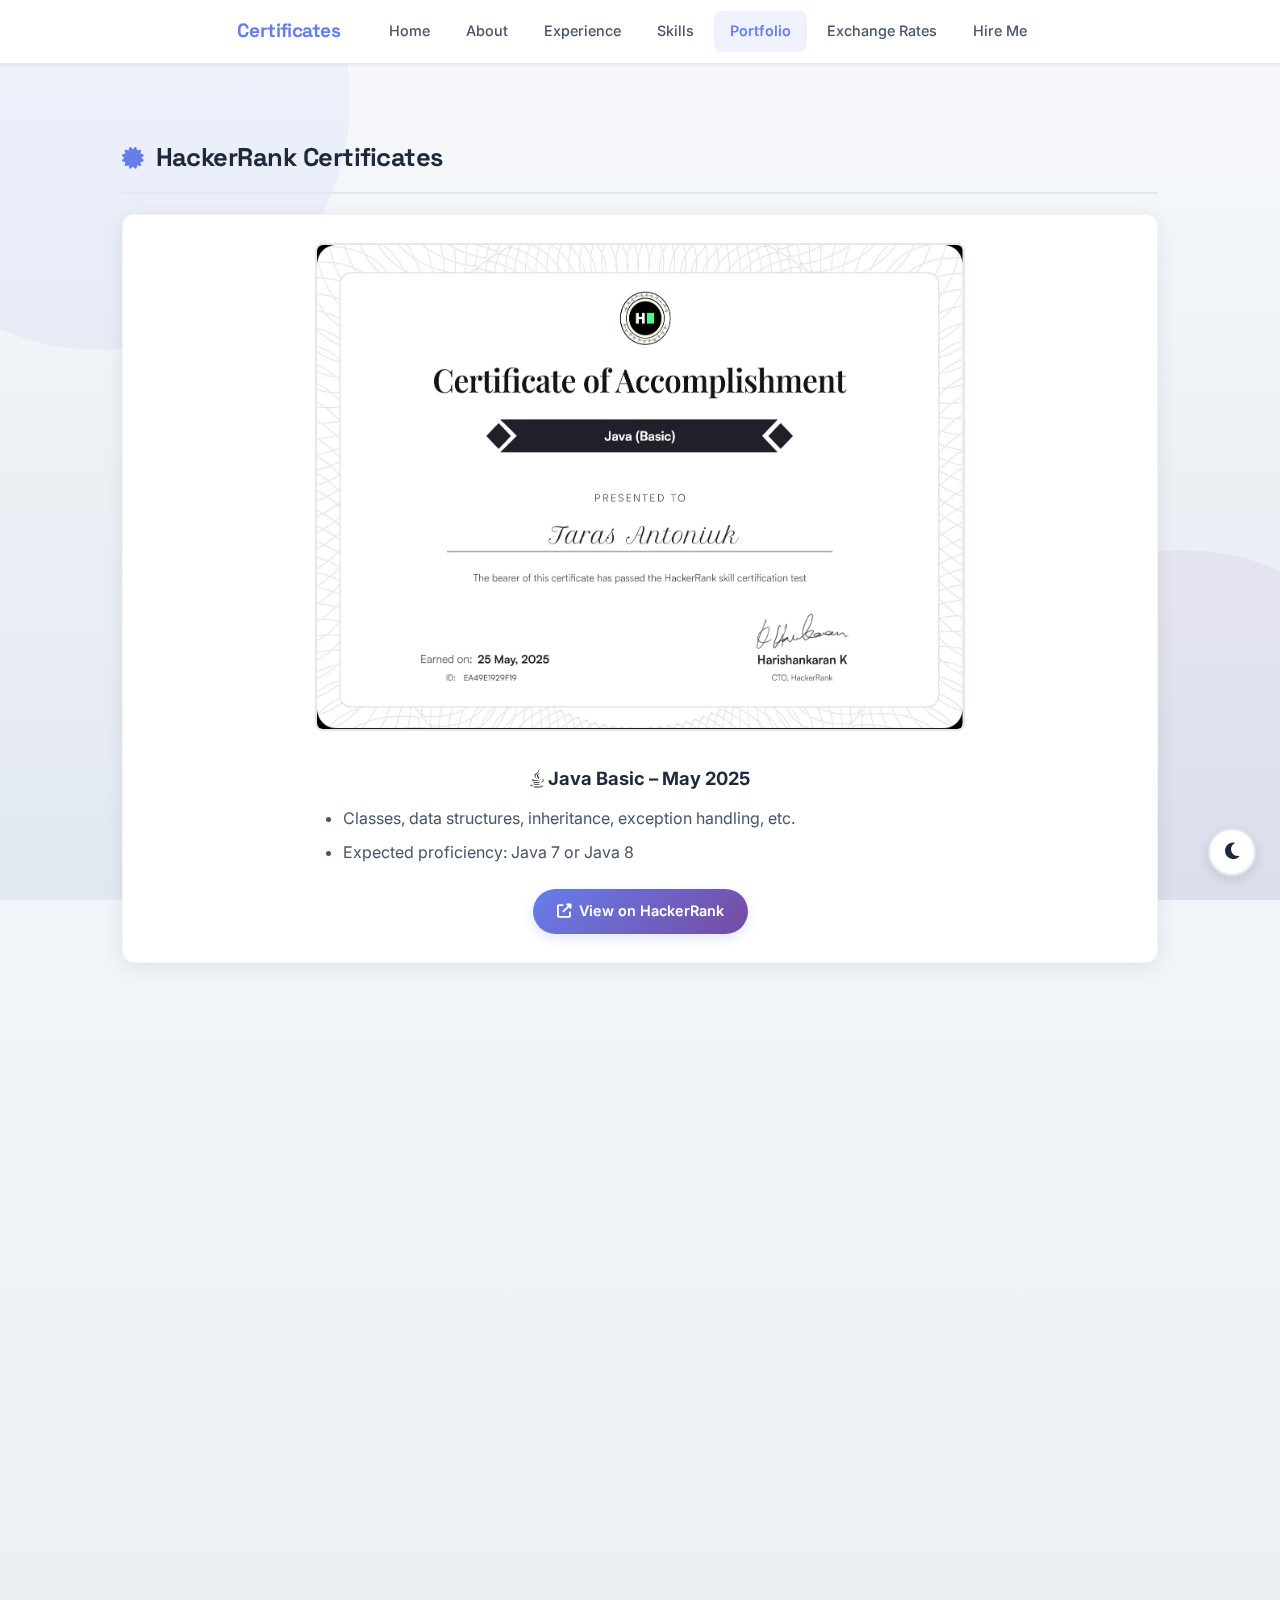
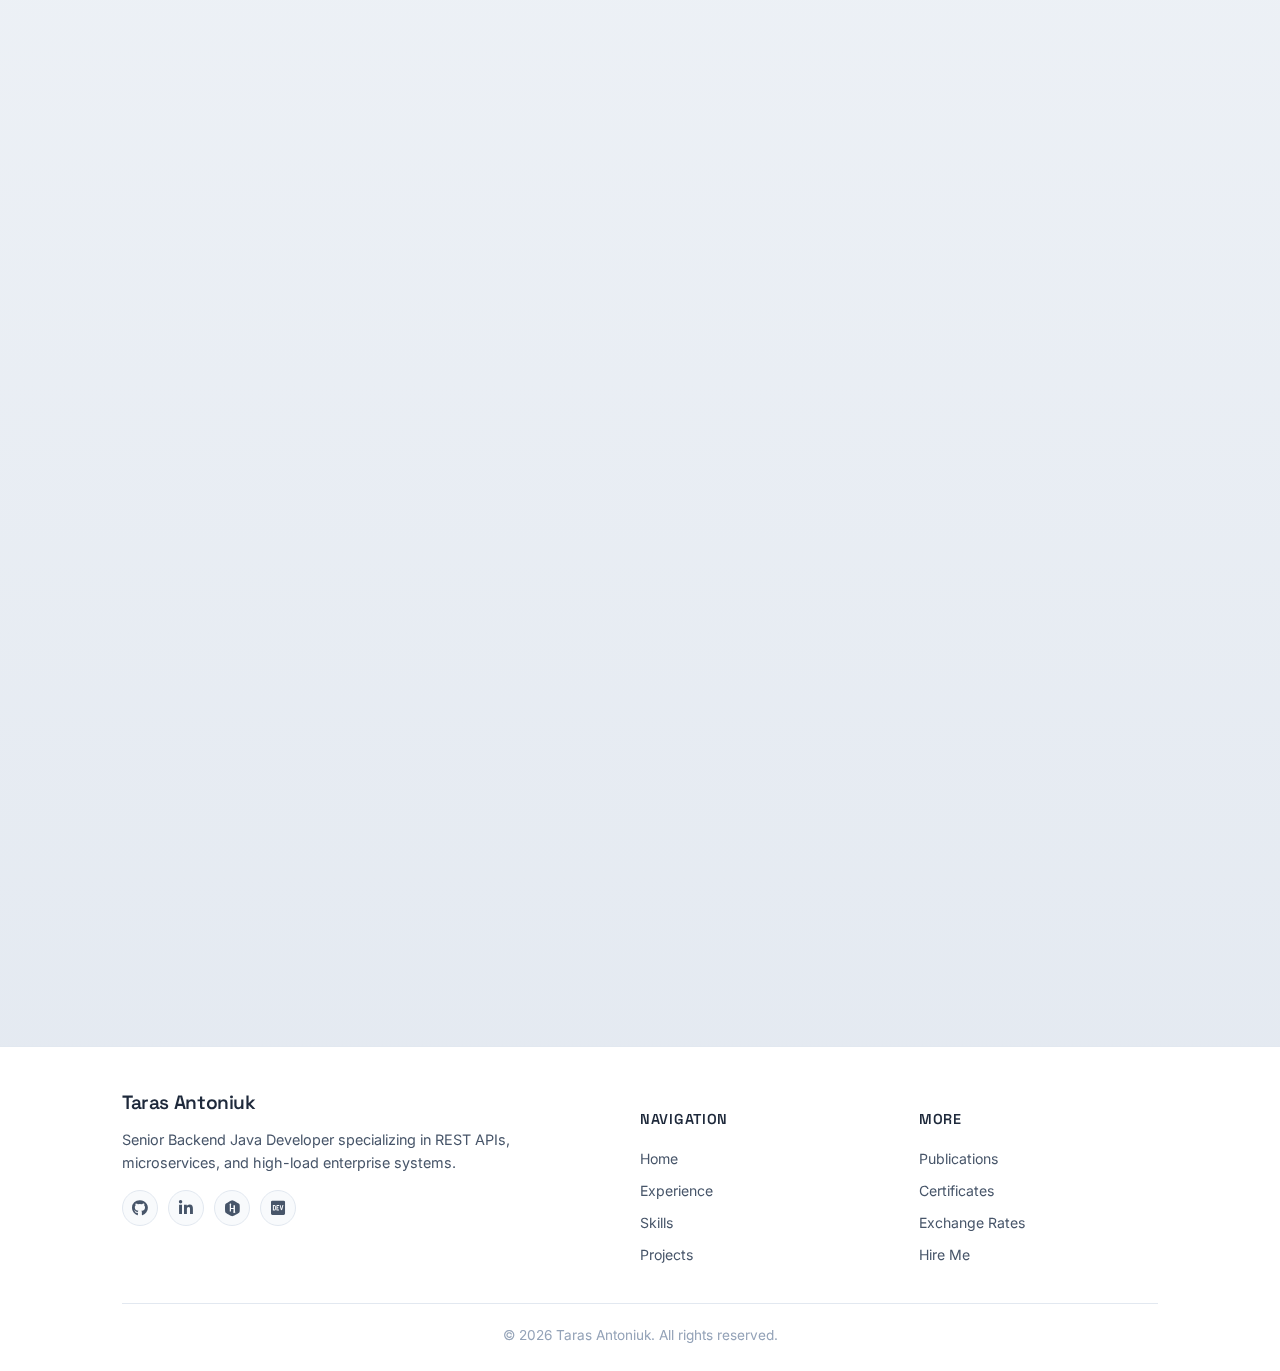
<file: certificates.html>
<!DOCTYPE html>
<html lang="en">
<head>
    <meta charset="UTF-8">
    <meta name="viewport" content="width=device-width, initial-scale=1.0">
    <title>Certificates - Taras Antoniuk</title>
    <meta name="description" content="HackerRank certifications: Java Basic, SQL Intermediate, SQL Advanced.">
    <meta property="og:title" content="Certificates - Taras Antoniuk">
    <meta property="og:description" content="Professional certifications from HackerRank in Java and SQL.">
    <meta property="og:type" content="website">
    <meta property="og:url" content="https://tarasantoniuk.com/certificates.html">
    <link rel="icon" type="image/svg+xml" href="images/favicon.svg">
    <link rel="preconnect" href="https://fonts.googleapis.com">
    <link rel="preconnect" href="https://fonts.gstatic.com" crossorigin>
    <link href="https://fonts.googleapis.com/css2?family=Inter:wght@400;500;600;700&family=Space+Grotesk:wght@500;600;700&display=swap" rel="stylesheet">
    <link rel="stylesheet" href="css/style.css">
    <link rel="stylesheet" href="https://cdnjs.cloudflare.com/ajax/libs/font-awesome/6.5.1/css/all.min.css">
</head>
<body>

<!-- Animated background -->
<div class="animated-bg"></div>

<!-- Dark mode toggle -->
<button class="dark-mode-toggle" id="darkModeToggle" aria-label="Toggle dark mode">
    <i class="fas fa-moon"></i>
</button>

<header data-title="Certificates" data-page="certificates"></header>

<div class="container">
    <h2><i class="fas fa-certificate"></i> HackerRank Certificates</h2>

    <div class="certificate animate-on-scroll">
        <img src="images/JAVA_basic.jpg" alt="Java Basic Certificate">
        <p><i class="fab fa-java"></i> Java Basic – May 2025</p>
        <ul>
            <li>Classes, data structures, inheritance, exception handling, etc.</li>
            <li>Expected proficiency: Java 7 or Java 8</li>
        </ul>
        <a href="https://www.hackerrank.com/certificates/ea49e1929f19" target="_blank"><i class="fas fa-external-link-alt"></i> View on HackerRank</a>
    </div>

    <div class="certificate animate-on-scroll">
        <img src="images/SQL_intermediate.jpg" alt="SQL Intermediate Certificate">
        <p><i class="fas fa-database"></i> SQL Intermediate – Dec 2024</p>
        <ul>
            <li>Complex joins, unions, sub-queries</li>
            <li>Focus: Efficient data manipulation and analysis</li>
        </ul>
        <a href="https://www.hackerrank.com/certificates/4cf54a688439" target="_blank"><i class="fas fa-external-link-alt"></i> View on HackerRank</a>
    </div>

    <div class="certificate animate-on-scroll">
        <img src="images/SQL_Advanced.jpg" alt="SQL Advanced Certificate">
        <p><i class="fas fa-database"></i> SQL Advanced – Jan 2025</p>
        <ul>
            <li>Query optimization, data modeling, indexing, window functions, pivots</li>
            <li>Focus: Advanced SQL for performance and data modeling</li>
        </ul>
        <a href="https://www.hackerrank.com/certificates/fe0753467cc7" target="_blank"><i class="fas fa-external-link-alt"></i> View on HackerRank</a>
    </div>
</div>

<footer></footer>

<script src="js/menu.js"></script>
<script src="js/animations.js"></script>
</body>
</html>
</file>
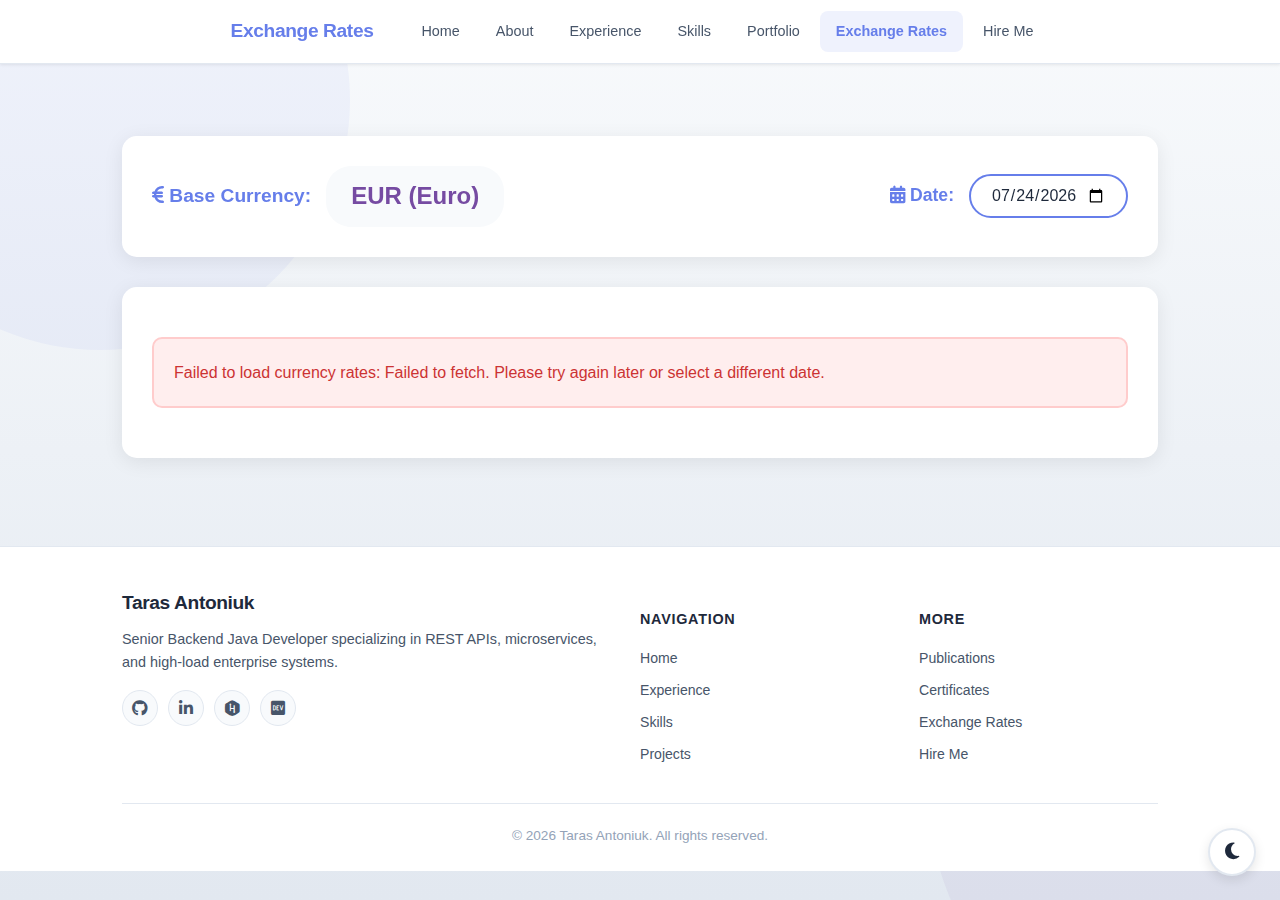
<file: exchange-rates.html>
<!DOCTYPE html>
<html lang="en">
<head>
    <meta charset="UTF-8">
    <meta name="viewport" content="width=device-width, initial-scale=1.0">
    <title>Exchange Rates - Taras Antoniuk</title>
    <link rel="stylesheet" href="css/style.css">
    <link rel="stylesheet" href="https://cdnjs.cloudflare.com/ajax/libs/font-awesome/6.5.1/css/all.min.css">
    <style>
        .currency-header {
            background: var(--card-bg);
            padding: 30px;
            border-radius: 15px;
            box-shadow: var(--card-shadow);
            margin-bottom: 30px;
            display: flex;
            justify-content: space-between;
            align-items: center;
            flex-wrap: wrap;
            gap: 20px;
        }

        .base-currency {
            display: flex;
            align-items: center;
            gap: 15px;
        }

        .base-currency-label {
            font-size: 1.2em;
            font-weight: 600;
            color: var(--primary-color);
        }

        .base-currency-value {
            font-size: 1.5em;
            font-weight: 700;
            color: var(--secondary-color);
            background: var(--bg-color);
            padding: 10px 25px;
            border-radius: 25px;
        }

        .date-selector {
            display: flex;
            align-items: center;
            gap: 15px;
        }

        .date-selector label {
            font-size: 1.1em;
            font-weight: 600;
            color: var(--primary-color);
        }

        .date-selector input[type="date"] {
            padding: 10px 20px;
            border: 2px solid var(--primary-color);
            border-radius: 25px;
            font-size: 1em;
            font-family: 'Segoe UI', Tahoma, Geneva, Verdana, sans-serif;
            transition: all 0.3s ease;
            background: var(--card-bg);
            color: var(--text-color);
        }

        .date-selector input[type="date"]:focus {
            outline: none;
            border-color: var(--secondary-color);
            box-shadow: 0 0 10px rgba(102, 126, 234, 0.3);
        }

        .rates-table-container {
            background: var(--card-bg);
            padding: 30px;
            border-radius: 15px;
            box-shadow: var(--card-shadow);
            overflow-x: auto;
        }

        .rates-table {
            width: 100%;
            border-collapse: collapse;
            margin-top: 20px;
        }

        .rates-table thead {
            background: var(--primary-gradient);
            color: white;
        }

        .rates-table th {
            padding: 15px;
            text-align: left;
            font-weight: 600;
            font-size: 1.1em;
        }

        .rates-table tbody tr {
            border-bottom: 1px solid var(--border-color);
            transition: background 0.3s ease;
        }

        .rates-table tbody tr:hover {
            background: var(--bg-color);
        }

        .rates-table td {
            padding: 15px;
            color: var(--text-secondary);
        }

        .currency-code {
            font-weight: 600;
            color: var(--primary-color);
            font-size: 1.1em;
        }

        .currency-name {
            color: var(--secondary-color);
            font-size: 0.9em;
        }

        .currency-symbol {
            color: #888;
            font-size: 0.85em;
            margin-left: 5px;
        }

        .rate-value {
            font-weight: 600;
            color: var(--text-color);
            font-size: 1.1em;
        }

        .loading {
            text-align: center;
            padding: 40px;
            font-size: 1.2em;
            color: var(--primary-color);
        }

        .error {
            background: #fee;
            border: 2px solid #fcc;
            padding: 20px;
            border-radius: 10px;
            color: #c33;
            margin: 20px 0;
        }

        body.dark-mode .error {
            background: #3d1f1f;
            border-color: #5c2f2f;
            color: #ff9999;
        }

        @media (max-width: 768px) {
            .currency-header {
                flex-direction: column;
                align-items: flex-start;
            }

            .rates-table {
                font-size: 0.9em;
            }

            .rates-table th,
            .rates-table td {
                padding: 10px;
            }
        }
    </style>
</head>
<body>

<!-- Animated background -->
<div class="animated-bg"></div>

<!-- Dark mode toggle -->
<button class="dark-mode-toggle" id="darkModeToggle" aria-label="Toggle dark mode">
    <i class="fas fa-moon"></i>
</button>

<header data-title="Exchange Rates" data-page="exchange-rates"></header>

<div class="container">
    <div class="currency-header animate-on-scroll">
        <div class="base-currency">
            <span class="base-currency-label"><i class="fas fa-euro-sign"></i> Base Currency:</span>
            <span class="base-currency-value">EUR (Euro)</span>
        </div>
        <div class="date-selector">
            <label for="rateDate"><i class="fas fa-calendar-alt"></i> Date:</label>
            <input type="date" id="rateDate" max="">
        </div>
    </div>

    <div class="rates-table-container animate-on-scroll">
        <div id="loadingMessage" class="loading"><i class="fas fa-spinner fa-spin"></i> Loading currency rates...</div>
        <div id="errorMessage" class="error" style="display: none;"></div>
        <table class="rates-table" id="ratesTable" style="display: none;">
            <thead>
            <tr>
                <th><i class="fas fa-flag"></i> Currency</th>
                <th><i class="fas fa-code"></i> Currency Code</th>
                <th><i class="fas fa-clock"></i> Last Updated</th>
                <th><i class="fas fa-chart-line"></i> Exchange Rate</th>
            </tr>
            </thead>
            <tbody id="ratesBody">
            </tbody>
        </table>
    </div>
</div>

<footer></footer>

<script src="js/menu.js"></script>
<script src="js/exchange-rates.js"></script>
<script src="js/animations.js"></script>

</body>
</html>
</file>
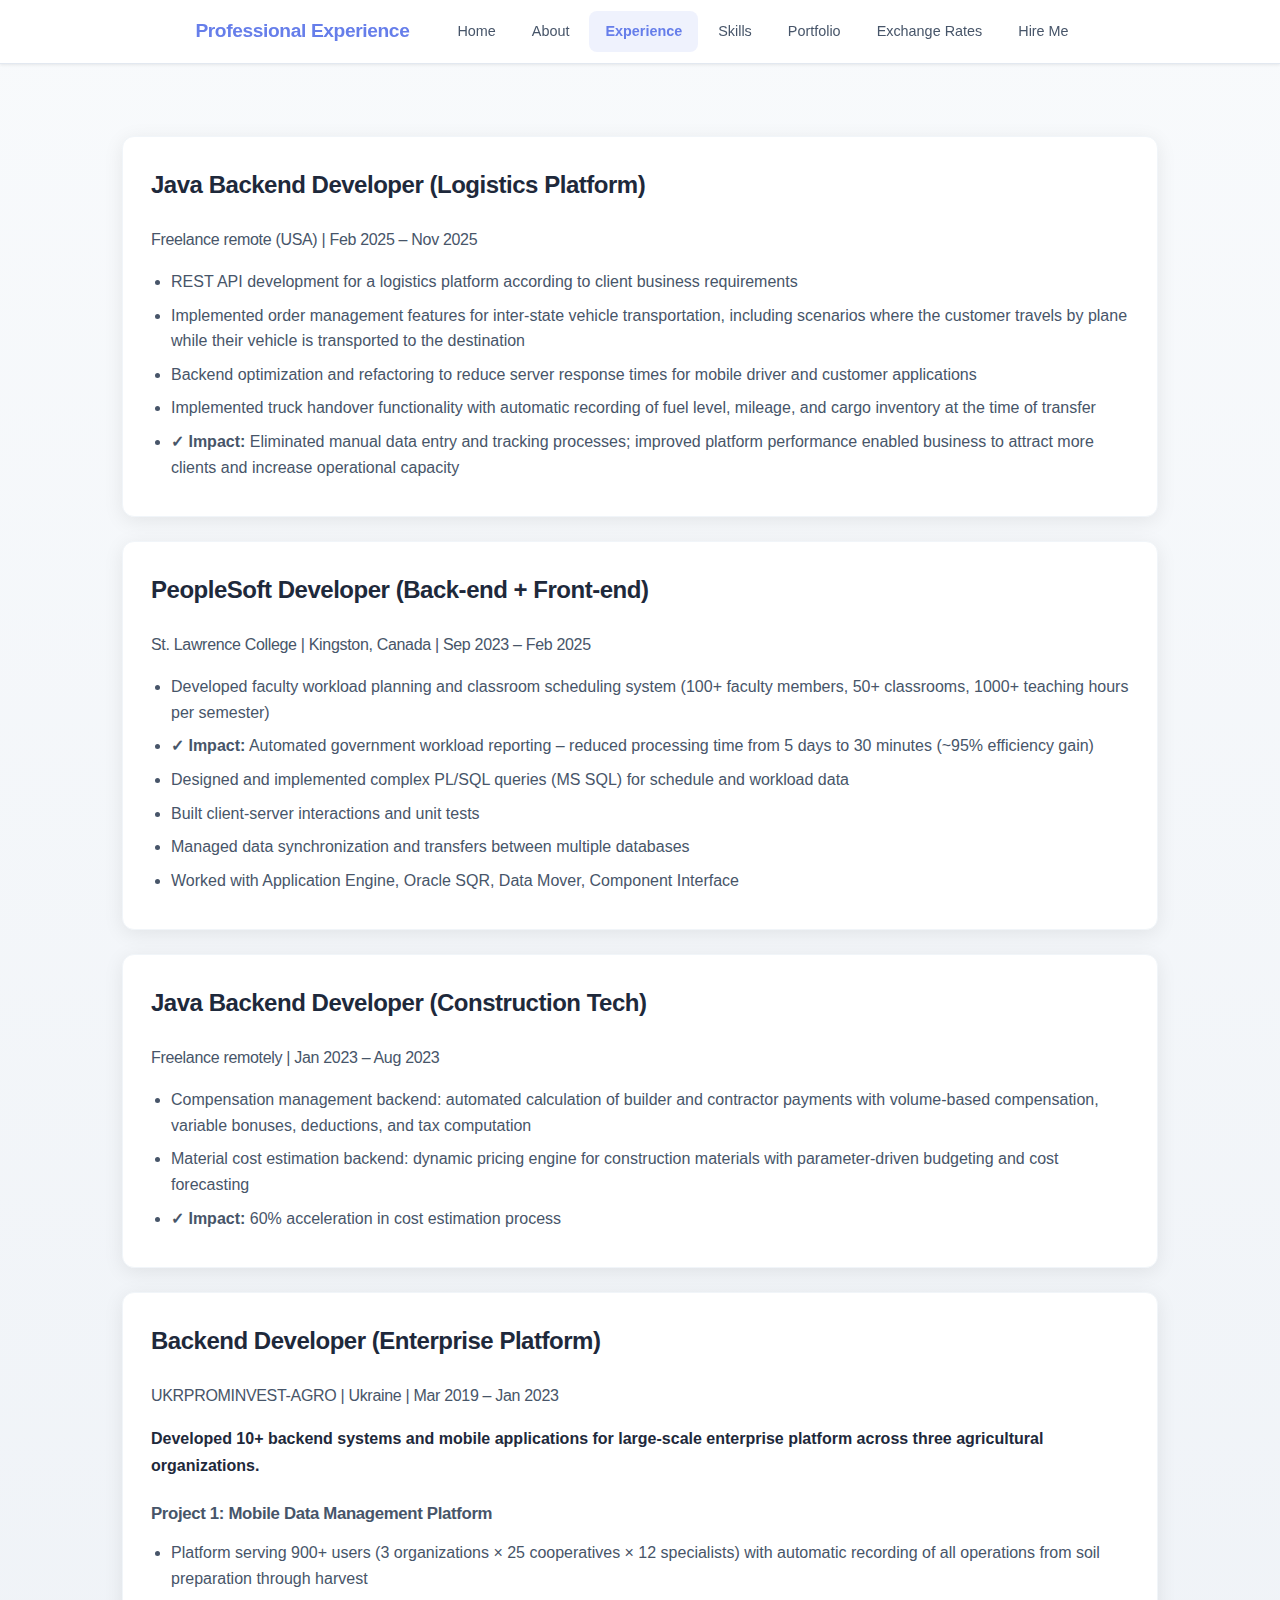
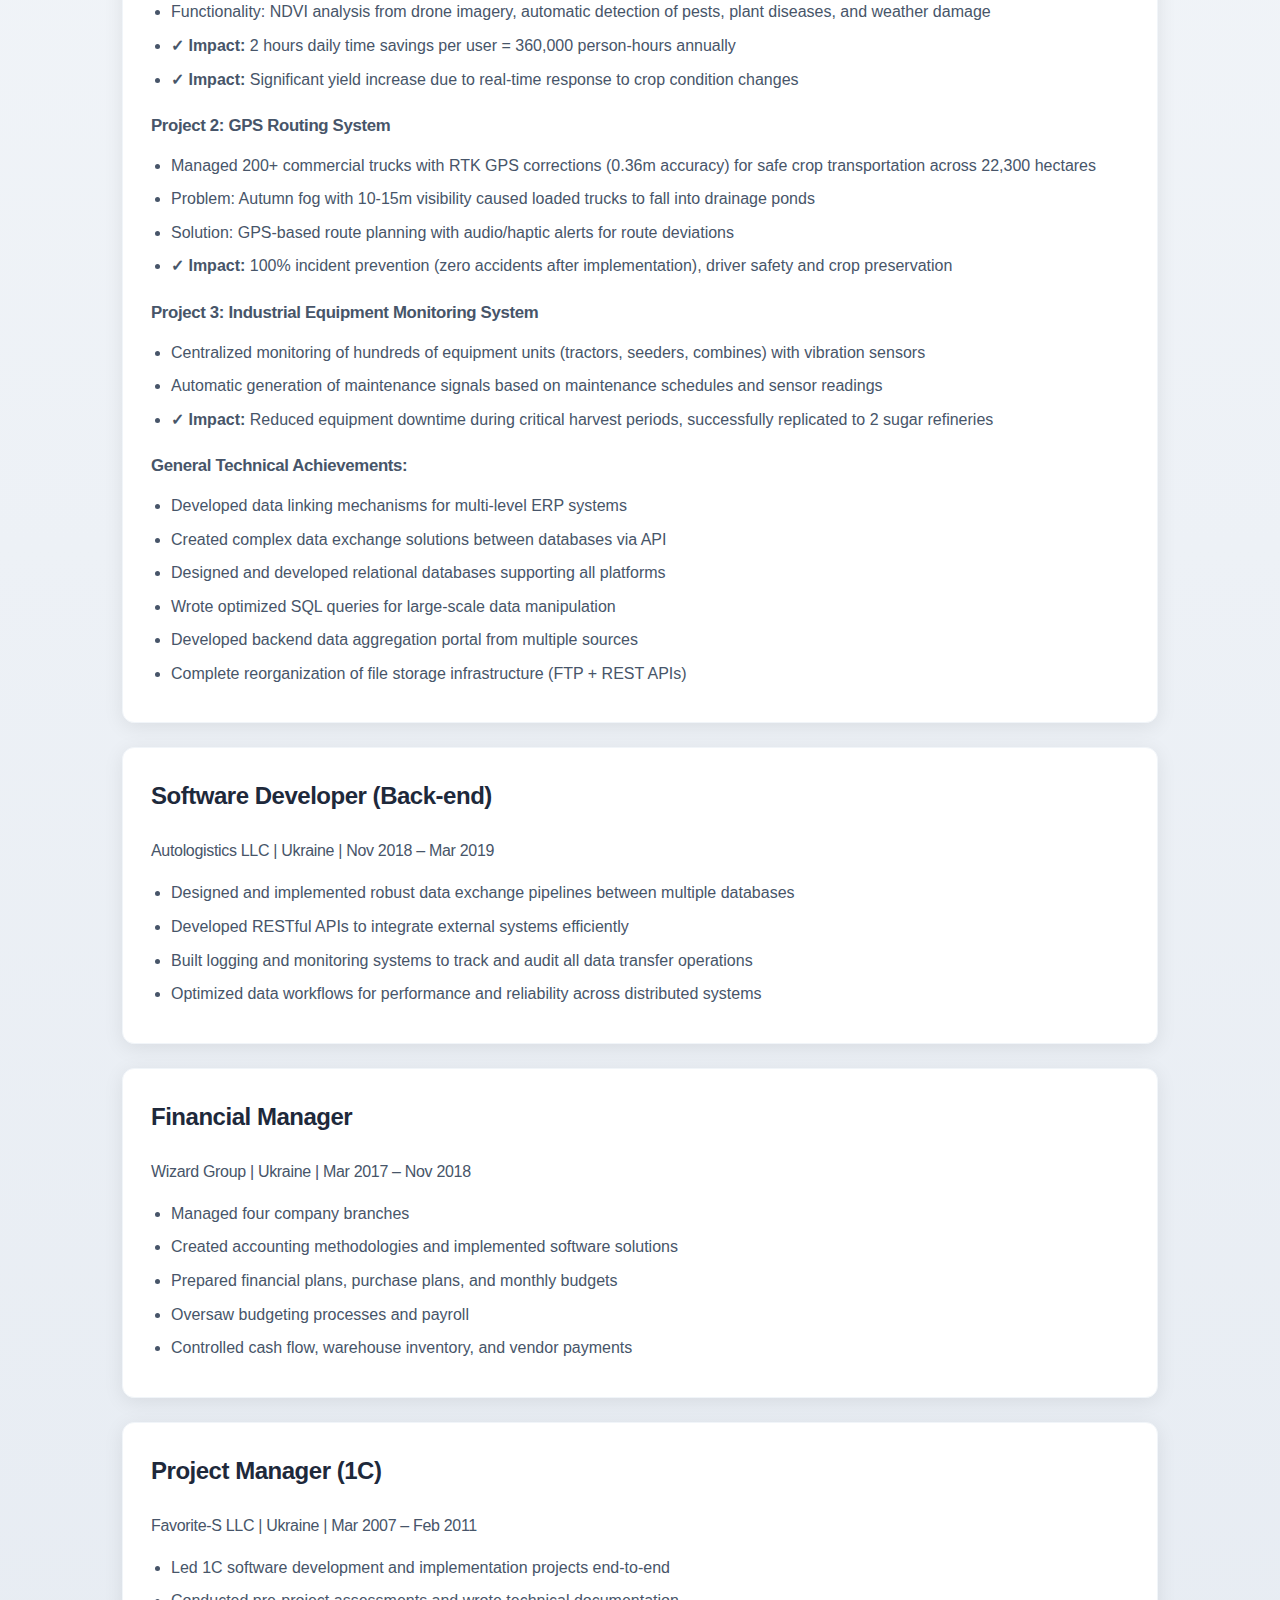
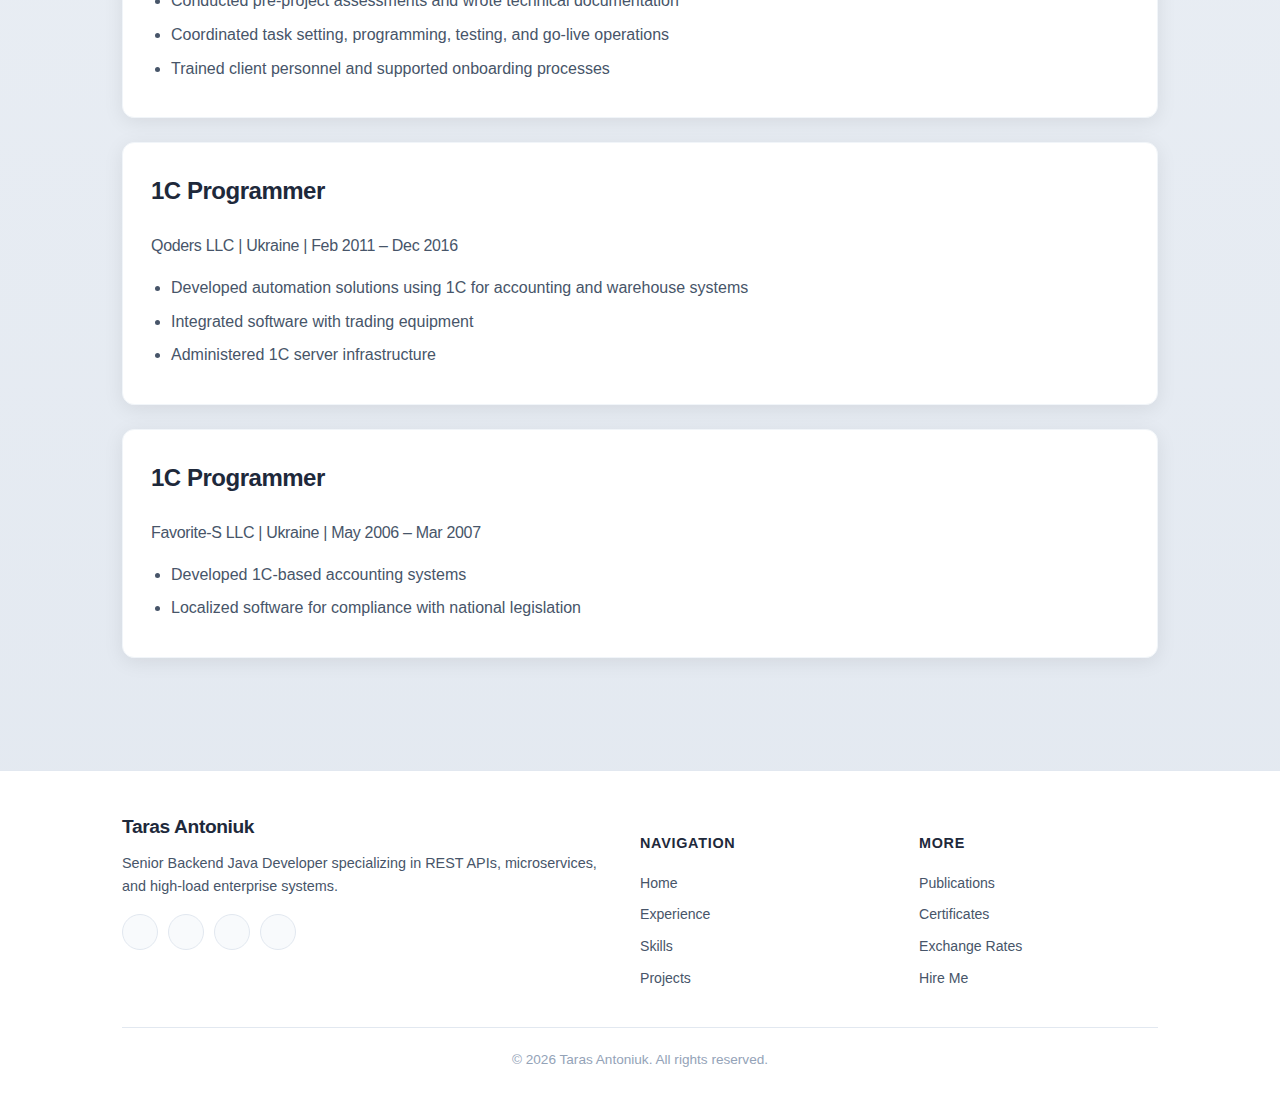
<file: experience.html>
<!DOCTYPE html>
<html lang="en">
<head>
    <meta charset="UTF-8">
    <meta name="viewport" content="width=device-width, initial-scale=1.0">
    <title>Experience - Taras Antoniuk</title>
    <link rel="stylesheet" href="css/style.css">
</head>
<body>

<header data-title="Professional Experience" data-page="experience"></header>

<div class="container">
    <div class="experience">
        <h2>Java Backend Developer (Logistics Platform)</h2>
        <h3>Freelance remote (USA) | Feb 2025 – Nov 2025</h3>
        <ul>
            <li>REST API development for a logistics platform according to client business requirements</li>
            <li>Implemented order management features for inter-state vehicle transportation, including scenarios where the customer travels by plane while their vehicle is transported to the destination</li>
            <li>Backend optimization and refactoring to reduce server response times for mobile driver and customer applications</li>
            <li>Implemented truck handover functionality with automatic recording of fuel level, mileage, and cargo inventory at the time of transfer</li>
            <li><strong>✓ Impact:</strong> Eliminated manual data entry and tracking processes; improved platform performance enabled business to attract more clients and increase operational capacity</li>
        </ul>
    </div>

    <div class="experience">
        <h2>PeopleSoft Developer (Back-end + Front-end)</h2>
        <h3>St. Lawrence College | Kingston, Canada | Sep 2023 – Feb 2025</h3>
        <ul>
            <li>Developed faculty workload planning and classroom scheduling system (100+ faculty members, 50+ classrooms, 1000+ teaching hours per semester)</li>
            <li><strong>✓ Impact:</strong> Automated government workload reporting – reduced processing time from 5 days to 30 minutes (~95% efficiency gain)</li>
            <li>Designed and implemented complex PL/SQL queries (MS SQL) for schedule and workload data</li>
            <li>Built client-server interactions and unit tests</li>
            <li>Managed data synchronization and transfers between multiple databases</li>
            <li>Worked with Application Engine, Oracle SQR, Data Mover, Component Interface</li>
        </ul>
    </div>

    <div class="experience">
        <h2>Java Backend Developer (Construction Tech)</h2>
        <h3>Freelance remotely | Jan 2023 – Aug 2023</h3>
        <ul>
            <li>Compensation management backend: automated calculation of builder and contractor payments with volume-based compensation, variable bonuses, deductions, and tax computation</li>
            <li>Material cost estimation backend: dynamic pricing engine for construction materials with parameter-driven budgeting and cost forecasting</li>
            <li><strong>✓ Impact:</strong> 60% acceleration in cost estimation process</li>
        </ul>
    </div>

    <div class="experience">
        <h2>Backend Developer (Enterprise Platform)</h2>
        <h3>UKRPROMINVEST-AGRO | Ukraine | Mar 2019 – Jan 2023</h3>
        <p><strong>Developed 10+ backend systems and mobile applications for large-scale enterprise platform across three agricultural organizations.</strong></p>

        <h4>Project 1: Mobile Data Management Platform</h4>
        <ul>
            <li>Platform serving 900+ users (3 organizations × 25 cooperatives × 12 specialists) with automatic recording of all operations from soil preparation through harvest</li>
            <li>Functionality: NDVI analysis from drone imagery, automatic detection of pests, plant diseases, and weather damage</li>
            <li><strong>✓ Impact:</strong> 2 hours daily time savings per user = 360,000 person-hours annually</li>
            <li><strong>✓ Impact:</strong> Significant yield increase due to real-time response to crop condition changes</li>
        </ul>

        <h4>Project 2: GPS Routing System</h4>
        <ul>
            <li>Managed 200+ commercial trucks with RTK GPS corrections (0.36m accuracy) for safe crop transportation across 22,300 hectares</li>
            <li>Problem: Autumn fog with 10-15m visibility caused loaded trucks to fall into drainage ponds</li>
            <li>Solution: GPS-based route planning with audio/haptic alerts for route deviations</li>
            <li><strong>✓ Impact:</strong> 100% incident prevention (zero accidents after implementation), driver safety and crop preservation</li>
        </ul>

        <h4>Project 3: Industrial Equipment Monitoring System</h4>
        <ul>
            <li>Centralized monitoring of hundreds of equipment units (tractors, seeders, combines) with vibration sensors</li>
            <li>Automatic generation of maintenance signals based on maintenance schedules and sensor readings</li>
            <li><strong>✓ Impact:</strong> Reduced equipment downtime during critical harvest periods, successfully replicated to 2 sugar refineries</li>
        </ul>

        <h4>General Technical Achievements:</h4>
        <ul>
            <li>Developed data linking mechanisms for multi-level ERP systems</li>
            <li>Created complex data exchange solutions between databases via API</li>
            <li>Designed and developed relational databases supporting all platforms</li>
            <li>Wrote optimized SQL queries for large-scale data manipulation</li>
            <li>Developed backend data aggregation portal from multiple sources</li>
            <li>Complete reorganization of file storage infrastructure (FTP + REST APIs)</li>
        </ul>
    </div>

    <div class="experience">
        <h2>Software Developer (Back-end)</h2>
        <h3>Autologistics LLC | Ukraine | Nov 2018 – Mar 2019</h3>
        <ul>
            <li>Designed and implemented robust data exchange pipelines between multiple databases</li>
            <li>Developed RESTful APIs to integrate external systems efficiently</li>
            <li>Built logging and monitoring systems to track and audit all data transfer operations</li>
            <li>Optimized data workflows for performance and reliability across distributed systems</li>
        </ul>
    </div>

    <div class="experience">
        <h2>Financial Manager</h2>
        <h3>Wizard Group | Ukraine | Mar 2017 – Nov 2018</h3>
        <ul>
            <li>Managed four company branches</li>
            <li>Created accounting methodologies and implemented software solutions</li>
            <li>Prepared financial plans, purchase plans, and monthly budgets</li>
            <li>Oversaw budgeting processes and payroll</li>
            <li>Controlled cash flow, warehouse inventory, and vendor payments</li>
        </ul>
    </div>

    <div class="experience">
        <h2>Project Manager (1C)</h2>
        <h3>Favorite-S LLC | Ukraine | Mar 2007 – Feb 2011</h3>
        <ul>
            <li>Led 1C software development and implementation projects end-to-end</li>
            <li>Conducted pre-project assessments and wrote technical documentation</li>
            <li>Coordinated task setting, programming, testing, and go-live operations</li>
            <li>Trained client personnel and supported onboarding processes</li>
        </ul>
    </div>

    <div class="experience">
        <h2>1C Programmer</h2>
        <h3>Qoders LLC | Ukraine | Feb 2011 – Dec 2016</h3>
        <ul>
            <li>Developed automation solutions using 1C for accounting and warehouse systems</li>
            <li>Integrated software with trading equipment</li>
            <li>Administered 1C server infrastructure</li>
        </ul>
    </div>

    <div class="experience">
        <h2>1C Programmer</h2>
        <h3>Favorite-S LLC | Ukraine | May 2006 – Mar 2007</h3>
        <ul>
            <li>Developed 1C-based accounting systems</li>
            <li>Localized software for compliance with national legislation</li>
        </ul>
    </div>
</div>

<footer></footer>

<script src="js/menu.js"></script>
</body>
</html>
</file>
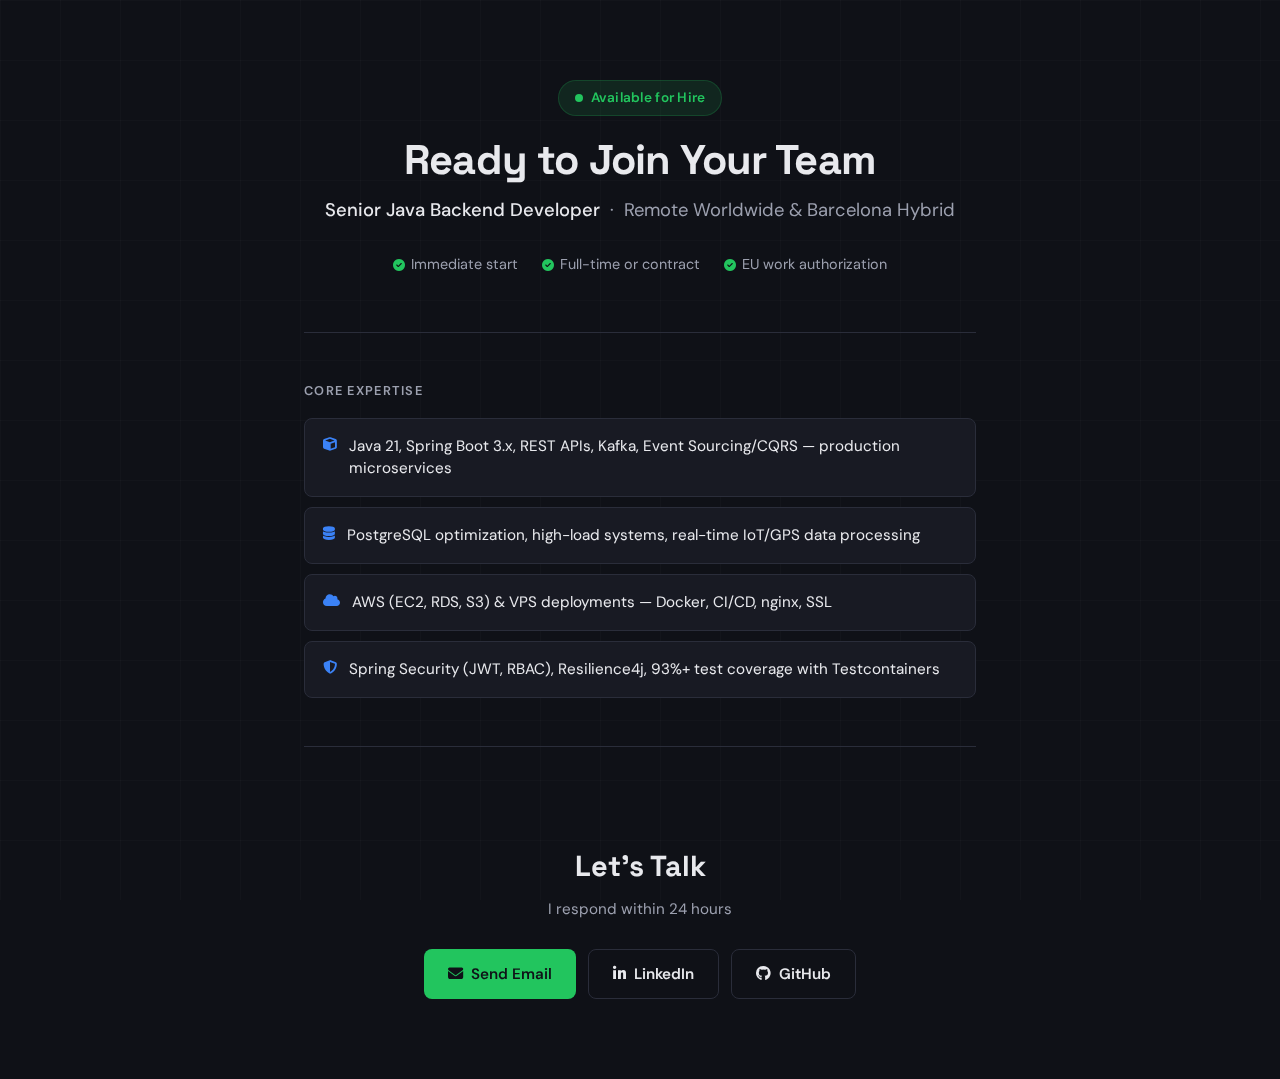
<file: hire.html>
<!DOCTYPE html>
<html lang="en">
<head>
    <meta charset="UTF-8">
    <meta name="viewport" content="width=device-width, initial-scale=1.0">
    <title>Hire Taras Antoniuk — Senior Java Backend Developer</title>
    <meta name="description" content="Senior Java Backend Developer available for full-time, contract, or one-off projects. Remote worldwide & Barcelona hybrid. 19+ years IT, Java 21, Spring Boot, Kafka, PostgreSQL, AWS.">
    <meta property="og:title" content="Hire Taras Antoniuk — Senior Java Backend Developer">
    <meta property="og:description" content="Senior Java Backend Developer available for full-time, contract, or one-off projects. Remote worldwide & Barcelona hybrid. Java 21, Spring Boot, Kafka, PostgreSQL, AWS.">
    <meta property="og:type" content="website">
    <meta property="og:url" content="https://tarasantoniuk.com/hire.html">
    <link rel="icon" type="image/svg+xml" href="images/favicon.svg">
    <link rel="preconnect" href="https://fonts.googleapis.com">
    <link rel="preconnect" href="https://fonts.gstatic.com" crossorigin>
    <link href="https://fonts.googleapis.com/css2?family=DM+Sans:ital,opsz,wght@0,9..40,400;0,9..40,500;0,9..40,600;0,9..40,700;1,9..40,400&family=Space+Grotesk:wght@500;600;700&display=swap" rel="stylesheet">
    <link rel="stylesheet" href="https://cdnjs.cloudflare.com/ajax/libs/font-awesome/6.5.1/css/all.min.css">
    <style>
        /* ── Reset & Base ── */
        *, *::before, *::after { box-sizing: border-box; margin: 0; padding: 0; }

        :root {
            --bg: #0f1117;
            --bg-card: #181a23;
            --bg-card-hover: #1e2130;
            --border: #2a2d3a;
            --text: #e8e9ed;
            --text-secondary: #9ca0af;
            --accent: #22c55e;
            --accent-dim: rgba(34,197,94,0.12);
            --blue: #3b82f6;
            --blue-dim: rgba(59,130,246,0.1);
            --font-body: 'DM Sans', system-ui, sans-serif;
            --font-heading: 'Space Grotesk', 'DM Sans', sans-serif;
            --radius: 12px;
            --radius-sm: 8px;
        }

        body {
            font-family: var(--font-body);
            background: var(--bg);
            color: var(--text);
            line-height: 1.6;
            -webkit-font-smoothing: antialiased;
        }

        /* ── Subtle grid background ── */
        body::before {
            content: '';
            position: fixed;
            inset: 0;
            background-image:
                    linear-gradient(rgba(255,255,255,0.02) 1px, transparent 1px),
                    linear-gradient(90deg, rgba(255,255,255,0.02) 1px, transparent 1px);
            background-size: 60px 60px;
            pointer-events: none;
            z-index: -1;
        }

        .container {
            max-width: 720px;
            margin: 0 auto;
            padding: 0 24px;
        }

        /* ── Hero ── */
        .hero {
            text-align: center;
            padding: 80px 0 56px;
        }

        .status-badge {
            display: inline-flex;
            align-items: center;
            gap: 8px;
            background: var(--accent-dim);
            color: var(--accent);
            font-weight: 600;
            font-size: 0.85rem;
            padding: 6px 16px;
            border-radius: 100px;
            border: 1px solid rgba(34,197,94,0.2);
            letter-spacing: 0.02em;
            margin-bottom: 20px;
        }

        .status-badge .dot {
            width: 8px;
            height: 8px;
            background: var(--accent);
            border-radius: 50%;
            animation: pulse 2s ease-in-out infinite;
        }

        @keyframes pulse {
            0%, 100% { opacity: 1; box-shadow: 0 0 0 0 rgba(34,197,94,0.4); }
            50% { opacity: 0.7; box-shadow: 0 0 0 6px rgba(34,197,94,0); }
        }

        .hero h1 {
            font-family: var(--font-heading);
            font-size: 2.6rem;
            font-weight: 700;
            line-height: 1.15;
            margin-bottom: 12px;
            letter-spacing: -0.02em;
        }

        .hero .subtitle {
            font-size: 1.15rem;
            color: var(--text-secondary);
        }

        .hero .subtitle span {
            color: var(--text);
            font-weight: 500;
        }

        /* ── Status row ── */
        .status-row {
            display: flex;
            justify-content: center;
            gap: 24px;
            flex-wrap: wrap;
            margin-top: 28px;
            font-size: 0.9rem;
            color: var(--text-secondary);
        }

        .status-row .item {
            display: flex;
            align-items: center;
            gap: 6px;
        }

        .status-row .item i {
            color: var(--accent);
            font-size: 0.75rem;
        }

        /* ── Impact cards ── */
        .impact-section {
            margin-bottom: 48px;
        }

        .section-label {
            font-size: 0.8rem;
            font-weight: 600;
            text-transform: uppercase;
            letter-spacing: 0.1em;
            color: var(--text-secondary);
            margin-bottom: 16px;
        }

        .impact-grid {
            display: grid;
            grid-template-columns: 1fr 1fr;
            gap: 12px;
        }

        .impact-card {
            background: var(--bg-card);
            border: 1px solid var(--border);
            border-radius: var(--radius);
            padding: 20px;
            transition: background 0.2s, border-color 0.2s;
        }

        .impact-card:hover {
            background: var(--bg-card-hover);
            border-color: #3a3d4a;
        }

        .impact-card .number {
            font-family: var(--font-heading);
            font-size: 1.6rem;
            font-weight: 700;
            color: var(--accent);
            line-height: 1;
            margin-bottom: 6px;
        }

        .impact-card .label {
            font-size: 0.88rem;
            color: var(--text-secondary);
            line-height: 1.4;
        }

        /* ── Expertise row ── */
        .expertise-section {
            margin-bottom: 48px;
        }

        .expertise-list {
            display: flex;
            flex-direction: column;
            gap: 10px;
        }

        .expertise-item {
            display: flex;
            align-items: flex-start;
            gap: 12px;
            background: var(--bg-card);
            border: 1px solid var(--border);
            border-radius: var(--radius-sm);
            padding: 16px 18px;
            font-size: 0.95rem;
            line-height: 1.5;
            color: var(--text);
        }

        .expertise-item i {
            color: var(--blue);
            margin-top: 3px;
            font-size: 0.85rem;
            flex-shrink: 0;
        }

        /* ── Contact section ── */
        .contact-section {
            text-align: center;
            padding: 48px 0 80px;
        }

        .contact-section h2 {
            font-family: var(--font-heading);
            font-size: 1.8rem;
            font-weight: 700;
            margin-bottom: 8px;
        }

        .contact-section .note {
            color: var(--text-secondary);
            font-size: 0.95rem;
            margin-bottom: 28px;
        }

        .cta-group {
            display: flex;
            justify-content: center;
            gap: 12px;
            flex-wrap: wrap;
        }

        .btn {
            display: inline-flex;
            align-items: center;
            gap: 8px;
            font-family: var(--font-body);
            font-size: 0.95rem;
            font-weight: 600;
            padding: 12px 24px;
            border-radius: var(--radius-sm);
            text-decoration: none;
            transition: all 0.2s;
            cursor: pointer;
            border: none;
        }

        .btn-primary {
            background: var(--accent);
            color: #0f1117;
        }

        .btn-primary:hover {
            background: #16a34a;
            box-shadow: 0 4px 20px rgba(34,197,94,0.3);
            transform: translateY(-1px);
        }

        .btn-outline {
            background: transparent;
            color: var(--text);
            border: 1px solid var(--border);
        }

        .btn-outline:hover {
            border-color: #5a5d6a;
            background: var(--bg-card);
        }

        /* ── Divider ── */
        .divider {
            border: none;
            border-top: 1px solid var(--border);
            margin: 0 0 48px;
        }

        /* ── Responsive ── */
        @media (max-width: 600px) {
            .hero { padding: 56px 0 40px; }
            .hero h1 { font-size: 1.9rem; }
            .impact-grid { grid-template-columns: 1fr; }
            .status-row { flex-direction: column; align-items: center; gap: 10px; }
            .cta-group { flex-direction: column; align-items: stretch; }
            .btn { justify-content: center; }
        }

        /* ── Fade-in on scroll ── */
        .fade-up {
            opacity: 0;
            transform: translateY(20px);
            transition: opacity 0.5s ease, transform 0.5s ease;
        }
        .fade-up.visible {
            opacity: 1;
            transform: translateY(0);
        }
    </style>
</head>
<body>

<div class="container">

    <!-- Hero -->
    <section class="hero fade-up">
        <div class="status-badge">
            <span class="dot"></span> Available for Hire
        </div>
        <h1>Ready to Join Your Team</h1>
        <p class="subtitle">
            <span>Senior Java Backend Developer</span> &nbsp;·&nbsp; Remote Worldwide &amp; Barcelona Hybrid
        </p>
        <div class="status-row">
            <div class="item"><i class="fas fa-check-circle"></i> Immediate start</div>
            <div class="item"><i class="fas fa-check-circle"></i> Full-time or contract</div>
            <div class="item"><i class="fas fa-check-circle"></i> EU work authorization</div>
        </div>
    </section>

    <hr class="divider" style="margin-top: 0;">

    <!-- Core Expertise -->
    <section class="expertise-section fade-up">
        <div class="section-label">Core Expertise</div>
        <div class="expertise-list">
            <div class="expertise-item">
                <i class="fas fa-cube"></i>
                <span>Java 21, Spring Boot 3.x, REST APIs, Kafka, Event Sourcing/CQRS — production microservices</span>
            </div>
            <div class="expertise-item">
                <i class="fas fa-database"></i>
                <span>PostgreSQL optimization, high-load systems, real-time IoT/GPS data processing</span>
            </div>
            <div class="expertise-item">
                <i class="fas fa-cloud"></i>
                <span>AWS (EC2, RDS, S3) &amp; VPS deployments — Docker, CI/CD, nginx, SSL</span>
            </div>
            <div class="expertise-item">
                <i class="fas fa-shield-halved"></i>
                <span>Spring Security (JWT, RBAC), Resilience4j, 93%+ test coverage with Testcontainers</span>
            </div>
        </div>
    </section>

    <hr class="divider">

    <!-- Contact -->
    <section class="contact-section fade-up">
        <h2>Let's Talk</h2>
        <p class="note">I respond within 24 hours</p>
        <div class="cta-group">
            <a href="mailto:tarasantoniukr@gmail.com" class="btn btn-primary">
                <i class="fas fa-envelope"></i> Send Email
            </a>
            <a href="https://www.linkedin.com/in/taras-antoniuk-7a550816a/" target="_blank" rel="noopener" class="btn btn-outline">
                <i class="fab fa-linkedin-in"></i> LinkedIn
            </a>
            <a href="https://github.com/TarasAntoniuk" target="_blank" rel="noopener" class="btn btn-outline">
                <i class="fab fa-github"></i> GitHub
            </a>
        </div>
    </section>

</div>

<script>
    // Fade-in on scroll
    const observer = new IntersectionObserver((entries) => {
        entries.forEach(e => { if (e.isIntersecting) e.target.classList.add('visible'); });
    }, { threshold: 0.15 });
    document.querySelectorAll('.fade-up').forEach(el => observer.observe(el));
</script>

</body>
</html>
</file>
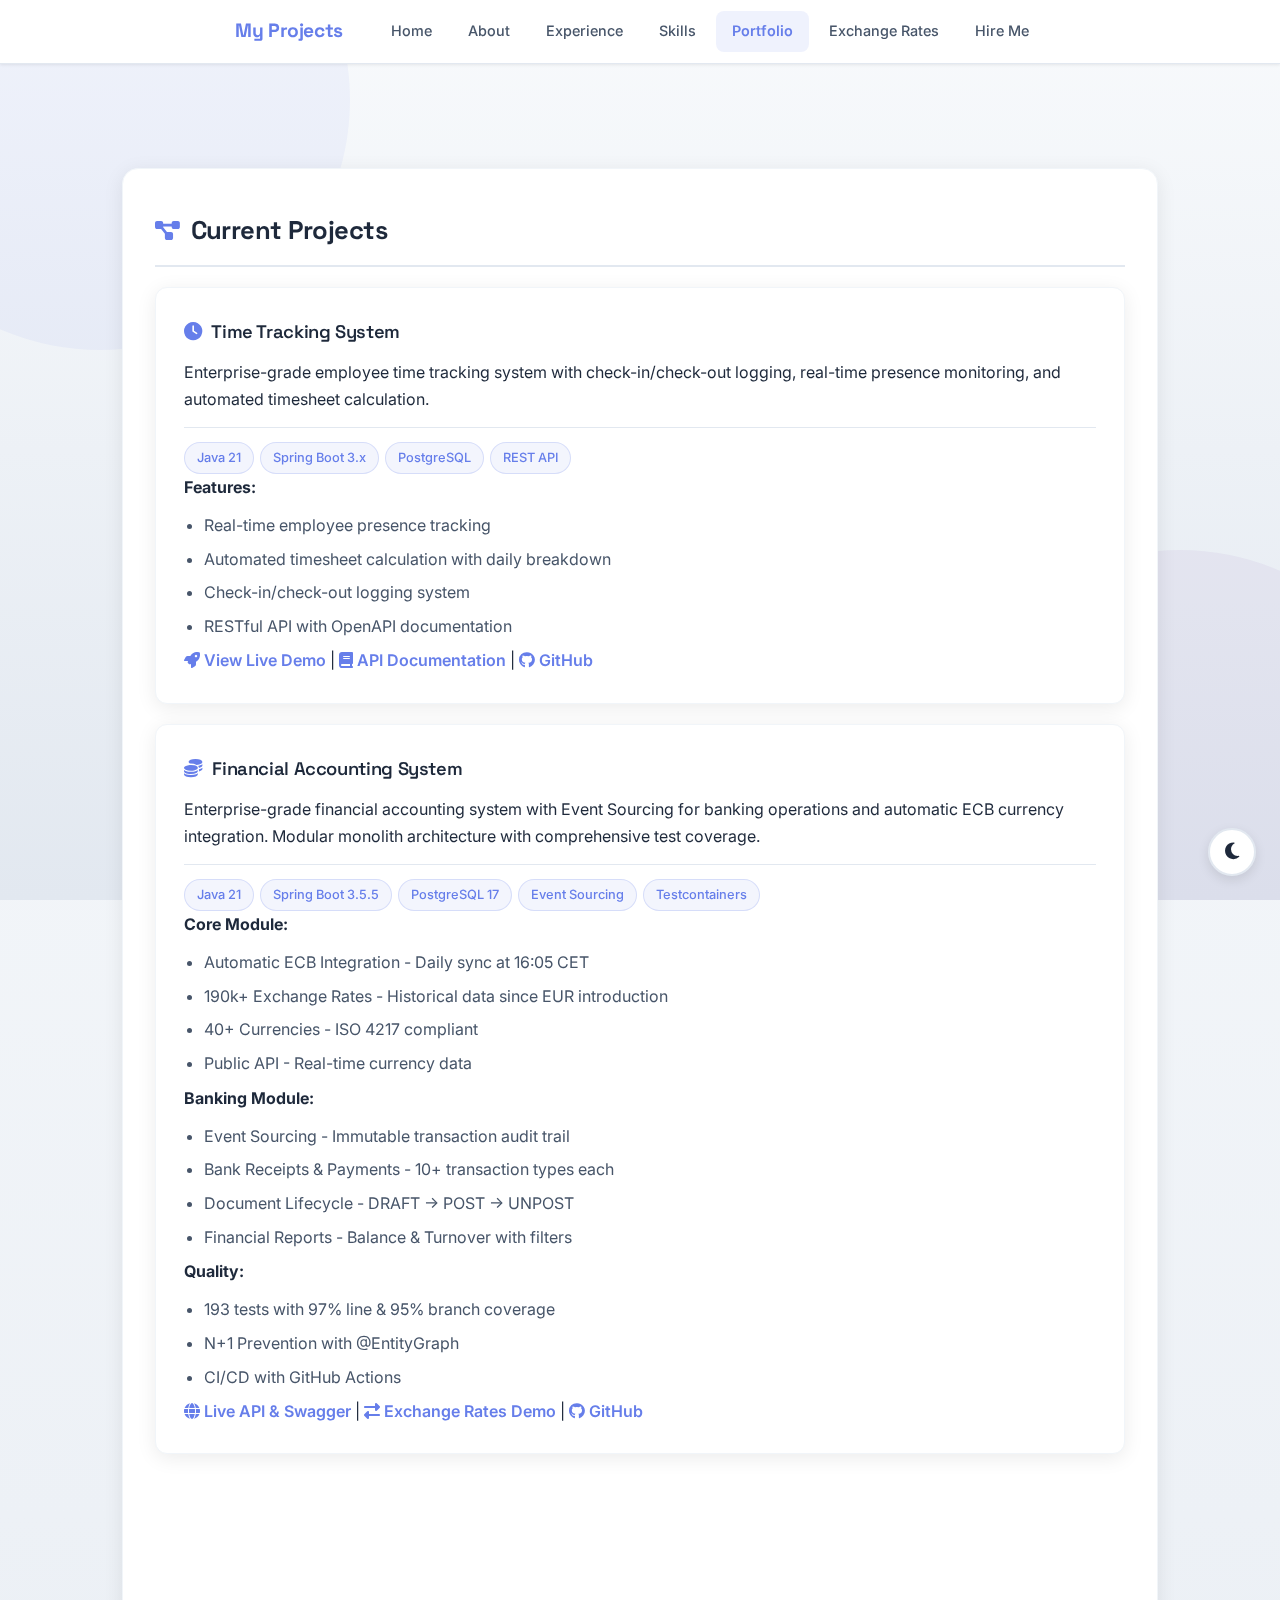
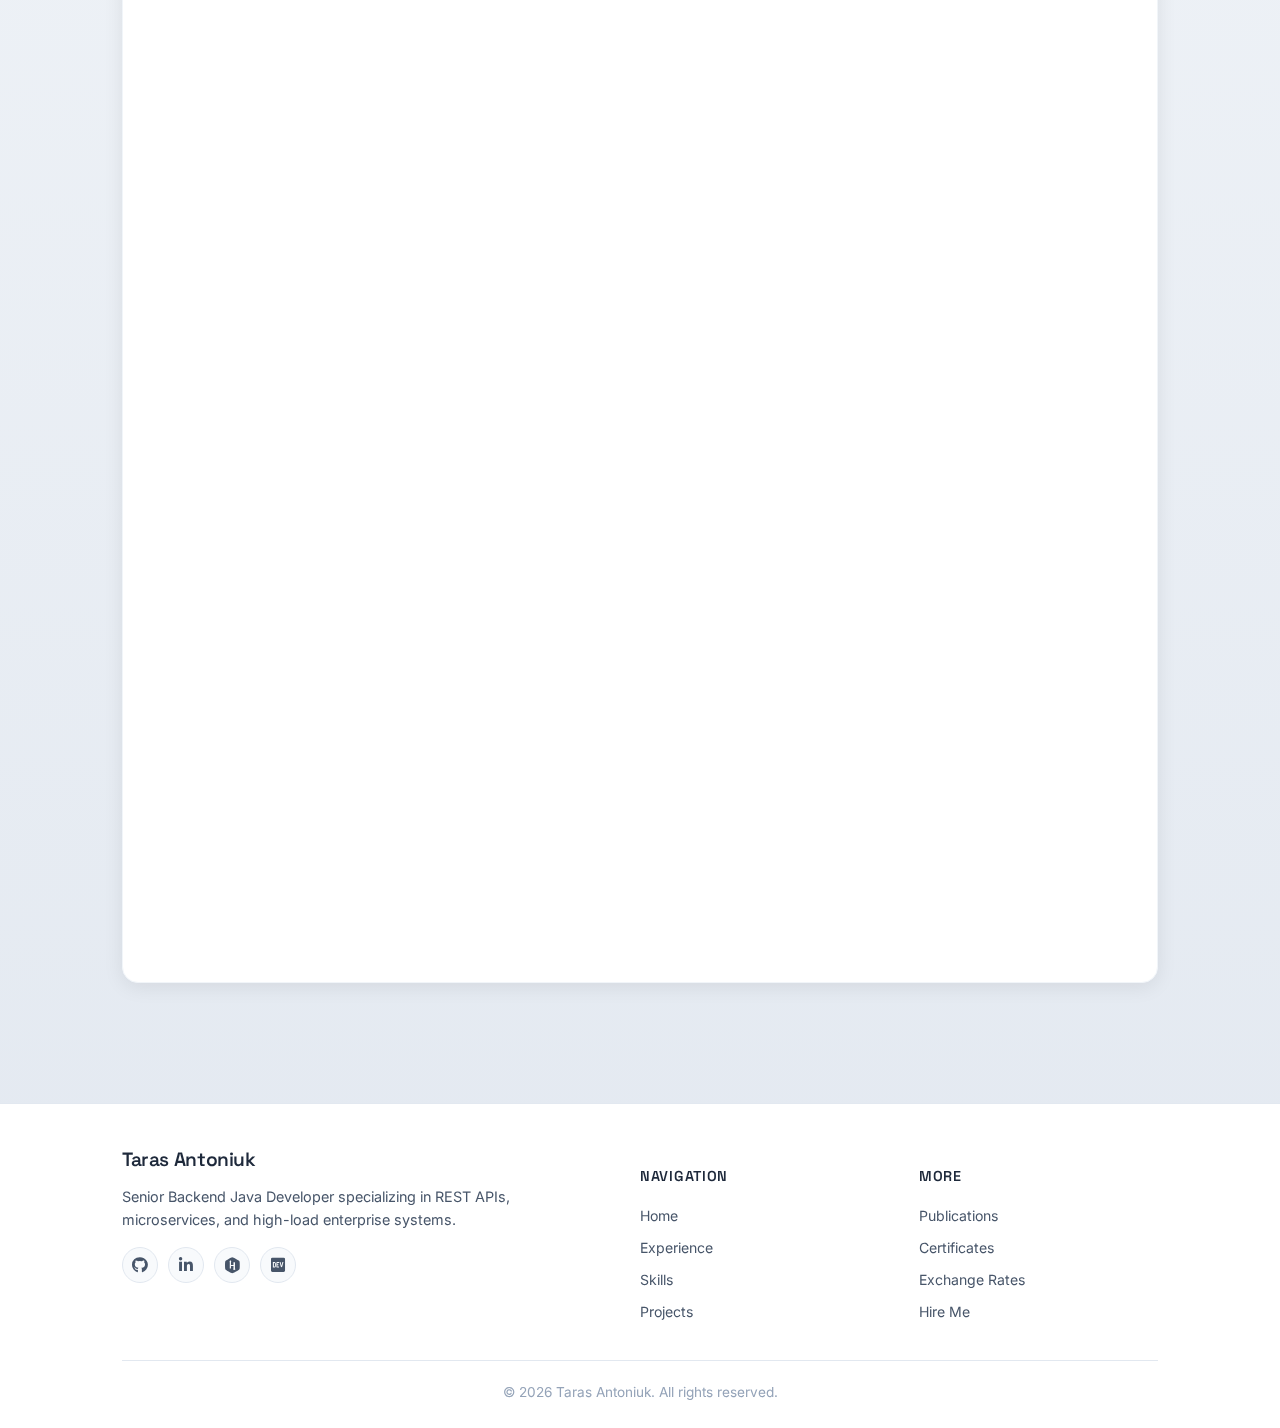
<file: projects.html>
<!DOCTYPE html>
<html lang="en">
<head>
    <meta charset="UTF-8">
    <meta name="viewport" content="width=device-width, initial-scale=1.0">
    <title>Projects - Taras Antoniuk</title>
    <meta name="description" content="Portfolio projects by Taras Antoniuk: Financial Accounting with Event Sourcing, MCP Knowledge Base (GraphRAG), Time Tracking API.">
    <meta property="og:title" content="Projects - Taras Antoniuk">
    <meta property="og:description" content="Java/Spring Boot portfolio projects with live demos and source code.">
    <meta property="og:type" content="website">
    <meta property="og:url" content="https://tarasantoniuk.com/projects.html">
    <link rel="icon" type="image/svg+xml" href="images/favicon.svg">
    <link rel="preconnect" href="https://fonts.googleapis.com">
    <link rel="preconnect" href="https://fonts.gstatic.com" crossorigin>
    <link href="https://fonts.googleapis.com/css2?family=Inter:wght@400;500;600;700&family=Space+Grotesk:wght@500;600;700&display=swap" rel="stylesheet">
    <link rel="stylesheet" href="css/style.css">
    <link rel="stylesheet" href="https://cdnjs.cloudflare.com/ajax/libs/font-awesome/6.5.1/css/all.min.css">
</head>
<body>

<!-- Animated background -->
<div class="animated-bg"></div>

<!-- Dark mode toggle -->
<button class="dark-mode-toggle" id="darkModeToggle" aria-label="Toggle dark mode">
    <i class="fas fa-moon"></i>
</button>

<header data-title="My Projects" data-page="projects"></header>

<div class="container">
    <section>
        <h2><i class="fas fa-project-diagram"></i> Current Projects</h2>

        <div class="project-card animate-on-scroll">
            <h3><i class="fas fa-clock"></i> Time Tracking System</h3>
            <p>Enterprise-grade employee time tracking system with check-in/check-out logging, real-time presence monitoring, and automated timesheet calculation.</p>
            <div class="tech-stack">
                <span class="tech-tag">Java 21</span>
                <span class="tech-tag">Spring Boot 3.x</span>
                <span class="tech-tag">PostgreSQL</span>
                <span class="tech-tag">REST API</span>
            </div>
            <p><strong>Features:</strong></p>
            <ul>
                <li>Real-time employee presence tracking</li>
                <li>Automated timesheet calculation with daily breakdown</li>
                <li>Check-in/check-out logging system</li>
                <li>RESTful API with OpenAPI documentation</li>
            </ul>
            <p>
                <a href="projects/timetracking/index.html"><i class="fas fa-rocket"></i> View Live Demo</a> |
                <a href="https://timetracking.tarasantoniuk.com/swagger-ui/index.html" target="_blank"><i class="fas fa-book"></i> API Documentation</a> |
                <a href="https://github.com/TarasAntoniuk/time-tracking" target="_blank"><i class="fab fa-github"></i> GitHub</a>
            </p>
        </div>

        <div class="project-card animate-on-scroll">
            <h3><i class="fas fa-coins"></i> Financial Accounting System</h3>
            <p>Enterprise-grade financial accounting system with Event Sourcing for banking operations and automatic ECB currency integration. Modular monolith architecture with comprehensive test coverage.</p>
            <div class="tech-stack">
                <span class="tech-tag">Java 21</span>
                <span class="tech-tag">Spring Boot 3.5.5</span>
                <span class="tech-tag">PostgreSQL 17</span>
                <span class="tech-tag">Event Sourcing</span>
                <span class="tech-tag">Testcontainers</span>
            </div>
            <p><strong>Core Module:</strong></p>
            <ul>
                <li>Automatic ECB Integration - Daily sync at 16:05 CET</li>
                <li>190k+ Exchange Rates - Historical data since EUR introduction</li>
                <li>40+ Currencies - ISO 4217 compliant</li>
                <li>Public API - Real-time currency data</li>
            </ul>
            <p><strong>Banking Module:</strong></p>
            <ul>
                <li>Event Sourcing - Immutable transaction audit trail</li>
                <li>Bank Receipts & Payments - 10+ transaction types each</li>
                <li>Document Lifecycle - DRAFT → POST → UNPOST</li>
                <li>Financial Reports - Balance & Turnover with filters</li>
            </ul>
            <p><strong>Quality:</strong></p>
            <ul>
                <li>193 tests with 97% line & 95% branch coverage</li>
                <li>N+1 Prevention with @EntityGraph</li>
                <li>CI/CD with GitHub Actions</li>
            </ul>
            <p>
                <a href="https://api.tarasantoniuk.com/swagger-ui/index.html" target="_blank"><i class="fas fa-globe"></i> Live API & Swagger</a> |
                <a href="https://tarasantoniuk.com/exchange-rates.html" target="_blank"><i class="fas fa-exchange-alt"></i> Exchange Rates Demo</a> |
                <a href="https://github.com/TarasAntoniuk/finance" target="_blank"><i class="fab fa-github"></i> GitHub</a>
            </p>
        </div>

        <div class="project-card animate-on-scroll">
            <h3><i class="fas fa-brain"></i> MCP Knowledge Base (GraphRAG)</h3>
            <p>AI-powered code intelligence system that indexes Java codebases and exposes structural and semantic knowledge to Claude Code via the Model Context Protocol (MCP). Combines graph database (Neo4j) for code structure with vector database (ChromaDB) for semantic search, implementing the GraphRAG pattern.</p>
            <div class="tech-stack">
                <span class="tech-tag">Java 21</span>
                <span class="tech-tag">Spring Boot 4.0.5</span>
                <span class="tech-tag">Neo4j</span>
                <span class="tech-tag">ChromaDB</span>
                <span class="tech-tag">Ollama</span>
                <span class="tech-tag">MCP (JSON-RPC 2.0)</span>
                <span class="tech-tag">Docker Compose</span>
            </div>
            <p><strong>Architecture:</strong></p>
            <ul>
                <li><strong>mcp-indexer</strong> — scans Java source code via AST parsing (JavaParser), stores class/method graph in Neo4j and semantic embeddings in ChromaDB</li>
                <li><strong>mcp-bridge</strong> — MCP server exposing 5 tools to Claude Code: class search, dependency graph, package browsing, semantic search, and GraphRAG (vector + graph enrichment)</li>
            </ul>
            <p><strong>Key Features:</strong></p>
            <ul>
                <li>GraphRAG: semantic search enriched with dependency graph from Neo4j</li>
                <li>Neo4j graph schema: classes, methods, IMPORTS/EXTENDS/IMPLEMENTS relationships</li>
                <li>Vector embeddings via Ollama (nomic-embed-text) for natural language code search</li>
                <li>Dual transport: HTTP and SSE (Server-Sent Events) with session management</li>
                <li>Extensible parser interface for multi-language support</li>
            </ul>
            <p>
                <a href="https://github.com/TarasAntoniuk/mcp-knowledge-base" target="_blank"><i class="fab fa-github"></i> GitHub</a>
            </p>
        </div>

        <div class="project-card animate-on-scroll">
            <h3><i class="fas fa-cogs"></i> Entity Generator</h3>
            <p>JPA entity generator for PostgreSQL databases. Automates creation of Java entities from existing database schemas.</p>
            <div class="tech-stack">
                <span class="tech-tag">Java</span>
                <span class="tech-tag">JPA</span>
                <span class="tech-tag">PostgreSQL JDBC</span>
            </div>
            <p><a href="https://github.com/TarasAntoniuk/entity-generator" target="_blank"><i class="fab fa-github"></i> View on GitHub</a></p>
        </div>

        <div class="project-card animate-on-scroll">
            <h3><i class="fab fa-github"></i> All Projects</h3>
            <p>Explore all my projects and contributions on my GitHub profile:</p>
            <p><a href="https://github.com/TarasAntoniuk" target="_blank"><i class="fas fa-external-link-alt"></i> https://github.com/TarasAntoniuk</a></p>
        </div>
    </section>
</div>

<footer></footer>

<script src="js/menu.js"></script>
<script src="js/animations.js"></script>
</body>
</html>
</file>
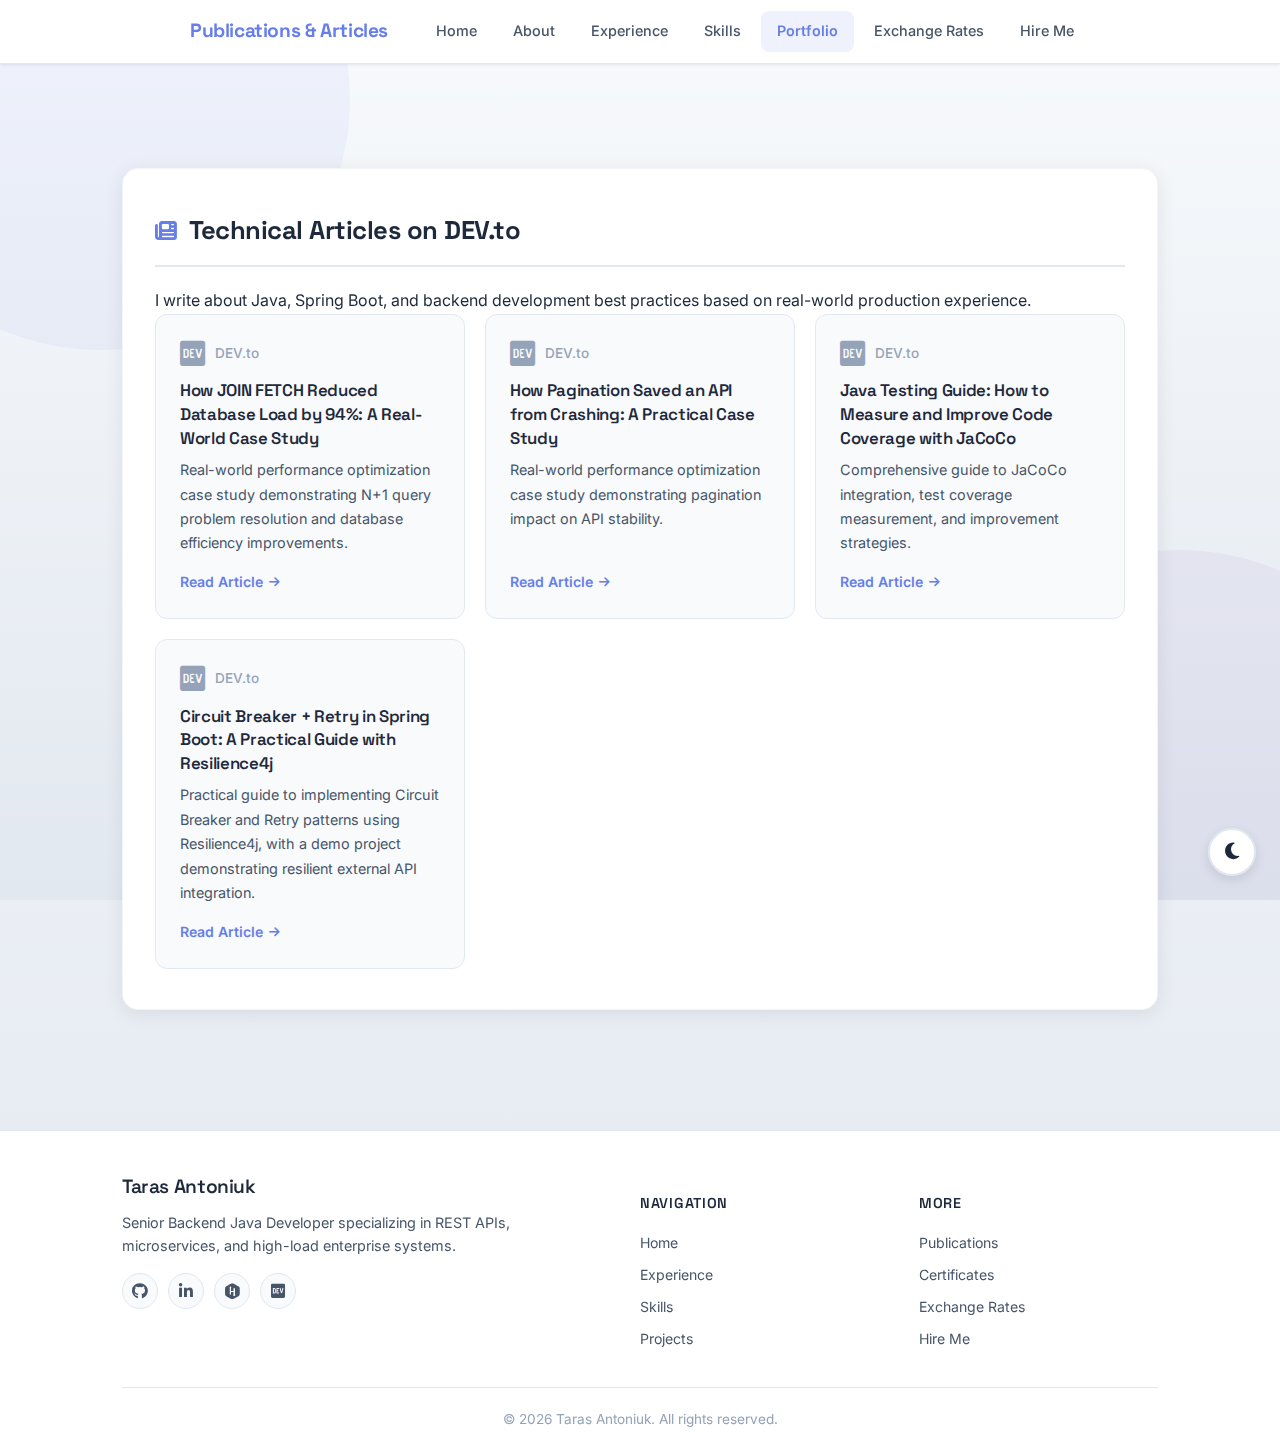
<file: publications.html>
<!DOCTYPE html>
<html lang="en">
<head>
    <meta charset="UTF-8">
    <meta name="viewport" content="width=device-width, initial-scale=1.0">
    <title>Publications - Taras Antoniuk</title>
    <meta name="description" content="Technical articles by Taras Antoniuk on DEV.to: JOIN FETCH optimization, pagination, JaCoCo, Circuit Breaker patterns.">
    <meta property="og:title" content="Publications - Taras Antoniuk">
    <meta property="og:description" content="Technical articles about Java, Spring Boot, and backend development best practices.">
    <meta property="og:type" content="website">
    <meta property="og:url" content="https://tarasantoniuk.com/publications.html">
    <link rel="icon" type="image/svg+xml" href="images/favicon.svg">
    <link rel="preconnect" href="https://fonts.googleapis.com">
    <link rel="preconnect" href="https://fonts.gstatic.com" crossorigin>
    <link href="https://fonts.googleapis.com/css2?family=Inter:wght@400;500;600;700&family=Space+Grotesk:wght@500;600;700&display=swap" rel="stylesheet">
    <link rel="stylesheet" href="css/style.css">
    <link rel="stylesheet" href="https://cdnjs.cloudflare.com/ajax/libs/font-awesome/6.5.1/css/all.min.css">
</head>
<body>

<!-- Animated background -->
<div class="animated-bg"></div>

<!-- Dark mode toggle -->
<button class="dark-mode-toggle" id="darkModeToggle" aria-label="Toggle dark mode">
    <i class="fas fa-moon"></i>
</button>

<header data-title="Publications & Articles" data-page="publications"></header>

<div class="container">
    <section>
        <h2><i class="fas fa-newspaper"></i> Technical Articles on DEV.to</h2>
        <p>I write about Java, Spring Boot, and backend development best practices based on real-world production experience.</p>

        <div class="publications-grid">
            <a href="https://dev.to/taras_antoniuk_ea6a2fe7ee/how-join-fetch-reduced-database-load-by-94-a-real-world-case-study-40c" target="_blank" class="publication-card animate-on-scroll">
                <div class="publication-header">
                    <i class="fab fa-dev"></i>
                    <span class="publication-platform">DEV.to</span>
                </div>
                <h3>How JOIN FETCH Reduced Database Load by 94%: A Real-World Case Study</h3>
                <p>Real-world performance optimization case study demonstrating N+1 query problem resolution and database efficiency improvements.</p>
                <span class="read-more">Read Article <i class="fas fa-arrow-right"></i></span>
            </a>

            <a href="https://dev.to/taras_antoniuk_ea6a2fe7ee/how-pagination-saved-an-api-from-crashing-a-practical-case-study-4jfb" target="_blank" class="publication-card animate-on-scroll">
                <div class="publication-header">
                    <i class="fab fa-dev"></i>
                    <span class="publication-platform">DEV.to</span>
                </div>
                <h3>How Pagination Saved an API from Crashing: A Practical Case Study</h3>
                <p>Real-world performance optimization case study demonstrating pagination impact on API stability.</p>
                <span class="read-more">Read Article <i class="fas fa-arrow-right"></i></span>
            </a>

            <a href="https://dev.to/taras_antoniuk_ea6a2fe7ee/java-testing-guide-how-to-measure-and-improve-code-coverage-with-jacoco-3p75" target="_blank" class="publication-card animate-on-scroll">
                <div class="publication-header">
                    <i class="fab fa-dev"></i>
                    <span class="publication-platform">DEV.to</span>
                </div>
                <h3>Java Testing Guide: How to Measure and Improve Code Coverage with JaCoCo</h3>
                <p>Comprehensive guide to JaCoCo integration, test coverage measurement, and improvement strategies.</p>
                <span class="read-more">Read Article <i class="fas fa-arrow-right"></i></span>
            </a>

            <a href="https://dev.to/taras_antoniuk_ea6a2fe7ee/circuit-breaker-retry-in-spring-boot-a-practical-guide-with-resilience4j-4m06" target="_blank" class="publication-card animate-on-scroll">
                <div class="publication-header">
                    <i class="fab fa-dev"></i>
                    <span class="publication-platform">DEV.to</span>
                </div>
                <h3>Circuit Breaker + Retry in Spring Boot: A Practical Guide with Resilience4j</h3>
                <p>Practical guide to implementing Circuit Breaker and Retry patterns using Resilience4j, with a demo project demonstrating resilient external API integration.</p>
                <span class="read-more">Read Article <i class="fas fa-arrow-right"></i></span>
            </a>
        </div>
    </section>
</div>

<footer></footer>

<script src="js/menu.js"></script>
<script src="js/animations.js"></script>
</body>
</html>
</file>
<file: css/style.css>
/* ===== RESET ===== */
*, *::before, *::after {
    margin: 0;
    padding: 0;
    box-sizing: border-box;
}

/* ===== CSS VARIABLES ===== */
:root {
    /* Primary palette */
    --primary-gradient: linear-gradient(135deg, #667eea 0%, #764ba2 100%);
    --primary-color: #667eea;
    --primary-light: #8b9cf7;
    --primary-dark: #4c5fd7;
    --secondary-color: #764ba2;

    /* Accent */
    --accent-color: #10b981;
    --accent-light: #34d399;
    --accent-gradient: linear-gradient(135deg, #10b981 0%, #059669 100%);

    /* Neutrals */
    --bg-color: #f8fafc;
    --bg-gradient: linear-gradient(180deg, #f8fafc 0%, #e2e8f0 100%);
    --text-color: #1e293b;
    --text-secondary: #475569;
    --text-muted: #94a3b8;
    --card-bg: #ffffff;
    --card-shadow: 0 4px 20px rgba(0, 0, 0, 0.08);
    --card-shadow-hover: 0 12px 40px rgba(102, 126, 234, 0.15);
    --border-color: #e2e8f0;
    --border-light: #f1f5f9;

    /* Spacing */
    --section-gap: 32px;
    --container-max: 1100px;
    --header-height: 64px;

    /* Typography */
    --font-body: 'Inter', -apple-system, BlinkMacSystemFont, 'Segoe UI', sans-serif;
    --font-heading: 'Space Grotesk', 'Inter', sans-serif;

    /* Radius */
    --radius-sm: 8px;
    --radius-md: 12px;
    --radius-lg: 16px;
    --radius-xl: 24px;
    --radius-full: 9999px;
}

/* ===== DARK MODE ===== */
body.dark-mode {
    --bg-color: #0f172a;
    --bg-gradient: linear-gradient(180deg, #0f172a 0%, #1e293b 100%);
    --text-color: #e2e8f0;
    --text-secondary: #94a3b8;
    --text-muted: #64748b;
    --card-bg: #1e293b;
    --card-shadow: 0 4px 20px rgba(0, 0, 0, 0.3);
    --card-shadow-hover: 0 12px 40px rgba(102, 126, 234, 0.2);
    --border-color: #334155;
    --border-light: #1e293b;
}

/* ===== BASE ===== */
body {
    font-family: var(--font-body);
    background: var(--bg-gradient);
    color: var(--text-color);
    line-height: 1.7;
    scroll-behavior: smooth;
    min-height: 100vh;
    transition: background 0.3s ease, color 0.3s ease;
    -webkit-font-smoothing: antialiased;
}

/* ===== ANIMATED BACKGROUND ===== */
.animated-bg {
    position: fixed;
    top: 0;
    left: 0;
    width: 100%;
    height: 100%;
    z-index: -1;
    background: var(--bg-gradient);
    overflow: hidden;
}

.animated-bg::before,
.animated-bg::after {
    content: '';
    position: absolute;
    width: 500px;
    height: 500px;
    border-radius: 50%;
    opacity: 0.06;
    animation: float 25s infinite ease-in-out;
}

.animated-bg::before {
    background: var(--primary-color);
    top: -150px;
    left: -150px;
}

.animated-bg::after {
    background: var(--secondary-color);
    bottom: -150px;
    right: -150px;
    animation-delay: -12s;
}

@keyframes float {
    0%, 100% { transform: translate(0, 0) scale(1); }
    33% { transform: translate(80px, 60px) scale(1.05); }
    66% { transform: translate(-40px, 80px) scale(0.95); }
}

/* ===== DARK MODE TOGGLE ===== */
.dark-mode-toggle {
    position: fixed;
    bottom: 24px;
    right: 24px;
    z-index: 1001;
    width: 48px;
    height: 48px;
    border-radius: var(--radius-full);
    border: 2px solid var(--border-color);
    background: var(--card-bg);
    color: var(--text-color);
    font-size: 1.2em;
    cursor: pointer;
    box-shadow: 0 4px 12px rgba(0, 0, 0, 0.1);
    transition: all 0.3s ease;
    display: flex;
    align-items: center;
    justify-content: center;
}

.dark-mode-toggle:hover {
    transform: scale(1.1);
    box-shadow: 0 6px 20px rgba(0, 0, 0, 0.15);
    border-color: var(--primary-color);
    color: var(--primary-color);
}

body.dark-mode .dark-mode-toggle {
    border-color: #f59e0b;
    color: #f59e0b;
}

body.dark-mode .dark-mode-toggle:hover {
    background: rgba(245, 158, 11, 0.1);
}

/* ===== HEADER & NAVIGATION ===== */
header {
    background: var(--card-bg);
    color: var(--text-color);
    padding: 0;
    height: var(--header-height);
    display: flex;
    align-items: center;
    justify-content: center;
    box-shadow: 0 1px 3px rgba(0, 0, 0, 0.08);
    position: sticky;
    top: 0;
    z-index: 1000;
    transition: background 0.3s ease, box-shadow 0.3s ease;
    border-bottom: 1px solid var(--border-color);
}

header h1 {
    font-family: var(--font-heading);
    font-size: 1.2em;
    font-weight: 700;
    color: var(--primary-color);
    letter-spacing: -0.02em;
    white-space: nowrap;
    margin-right: 32px;
}

nav {
    display: flex;
    align-items: center;
    gap: 4px;
}

nav a,
nav .dropbtn {
    color: var(--text-secondary);
    text-decoration: none;
    padding: 8px 16px;
    border-radius: var(--radius-sm);
    font-weight: 500;
    font-size: 0.9em;
    background: transparent;
    transition: all 0.2s ease;
    border: none;
    cursor: pointer;
    display: inline-block;
    font-family: var(--font-body);
}

nav a:hover,
nav .dropbtn:hover {
    color: var(--primary-color);
    background: rgba(102, 126, 234, 0.08);
}

nav a.active,
nav .dropbtn.active {
    color: var(--primary-color);
    background: rgba(102, 126, 234, 0.1);
    font-weight: 600;
}

/* Download CV button in nav */
nav a.nav-cta {
    background: var(--primary-gradient);
    color: white;
    padding: 8px 20px;
    border-radius: var(--radius-full);
    font-weight: 600;
    margin-left: 8px;
}

nav a.nav-cta:hover {
    opacity: 0.9;
    transform: translateY(-1px);
    color: white;
}

/* Hamburger menu button */
.hamburger {
    display: none;
    flex-direction: column;
    justify-content: center;
    gap: 5px;
    width: 40px;
    height: 40px;
    background: none;
    border: none;
    cursor: pointer;
    padding: 8px;
    margin-left: auto;
    z-index: 1002;
}

.hamburger span {
    display: block;
    width: 24px;
    height: 2px;
    background: var(--text-color);
    border-radius: 2px;
    transition: all 0.3s ease;
}

.hamburger.active span:nth-child(1) {
    transform: rotate(45deg) translate(5px, 5px);
}

.hamburger.active span:nth-child(2) {
    opacity: 0;
}

.hamburger.active span:nth-child(3) {
    transform: rotate(-45deg) translate(5px, -5px);
}

/* Mobile menu overlay */
.mobile-menu-overlay {
    display: none;
    position: fixed;
    top: 0;
    left: 0;
    width: 100%;
    height: 100%;
    background: rgba(0, 0, 0, 0.5);
    z-index: 999;
    opacity: 0;
    transition: opacity 0.3s ease;
}

.mobile-menu-overlay.active {
    opacity: 1;
}

/* Mobile nav panel */
.mobile-nav {
    display: none;
    position: fixed;
    top: 0;
    right: -300px;
    width: 300px;
    height: 100%;
    background: var(--card-bg);
    z-index: 1001;
    padding: 80px 24px 24px;
    transition: right 0.3s ease;
    box-shadow: -4px 0 20px rgba(0, 0, 0, 0.1);
    overflow-y: auto;
}

.mobile-nav.active {
    right: 0;
}

.mobile-nav a {
    display: block;
    padding: 14px 16px;
    color: var(--text-color);
    text-decoration: none;
    font-weight: 500;
    font-size: 1.05em;
    border-radius: var(--radius-sm);
    transition: all 0.2s ease;
    margin-bottom: 2px;
}

.mobile-nav a:hover,
.mobile-nav a.active {
    color: var(--primary-color);
    background: rgba(102, 126, 234, 0.08);
}

.mobile-nav a.nav-cta {
    background: var(--primary-gradient);
    color: white;
    text-align: center;
    border-radius: var(--radius-full);
    margin-top: 16px;
    font-weight: 600;
}

.mobile-nav .mobile-nav-divider {
    height: 1px;
    background: var(--border-color);
    margin: 8px 0;
}

/* Dropdown styles */
.dropdown {
    position: relative;
    display: inline-block;
}

.dropdown-content {
    display: none;
    position: absolute;
    background-color: var(--card-bg);
    min-width: 220px;
    box-shadow: 0 8px 30px rgba(0, 0, 0, 0.12);
    border-radius: var(--radius-md);
    border: 1px solid var(--border-color);
    z-index: 1;
    top: 100%;
    left: 0;
    margin-top: 4px;
    overflow: hidden;
    padding: 4px;
}

.dropdown-content a {
    color: var(--text-color);
    padding: 10px 14px;
    text-decoration: none;
    display: block;
    background: transparent;
    border-radius: var(--radius-sm);
    border: none;
    font-size: 0.88em;
    transition: all 0.2s ease;
}

.dropdown-content a:hover {
    background: rgba(102, 126, 234, 0.08);
    color: var(--primary-color);
    transform: none;
}

.dropdown:hover .dropdown-content {
    display: block;
}

.dropdown:hover .dropbtn {
    color: var(--primary-color);
    background: rgba(102, 126, 234, 0.08);
}

/* ===== SECTIONS & CONTAINERS ===== */
section,
.container {
    max-width: var(--container-max);
    margin: var(--section-gap) auto;
    padding: 40px 32px;
}

section {
    background: var(--card-bg);
    border-radius: var(--radius-lg);
    box-shadow: var(--card-shadow);
    border: 1px solid var(--border-light);
    transition: background 0.3s ease, box-shadow 0.3s ease, border-color 0.3s ease;
}

/* ===== TYPOGRAPHY ===== */
h1, h2, h3, h4 {
    font-family: var(--font-heading);
    letter-spacing: -0.02em;
}

h2 {
    color: var(--text-color);
    font-size: 1.6em;
    font-weight: 700;
    margin-bottom: 20px;
    padding-bottom: 12px;
    border-bottom: 2px solid var(--border-color);
    display: flex;
    align-items: center;
    gap: 12px;
}

h2 i {
    color: var(--primary-color);
    font-size: 0.85em;
}

h3 {
    color: var(--text-color);
    font-size: 1.15em;
    font-weight: 600;
    margin-bottom: 12px;
}

h4 {
    color: var(--text-secondary);
    font-size: 1.05em;
    font-weight: 600;
    margin: 20px 0 10px;
}

h4 i {
    margin-right: 8px;
    color: var(--primary-color);
}

/* ===== LISTS ===== */
ul {
    padding-left: 20px;
    margin-top: 12px;
}

ul li {
    margin-bottom: 8px;
    color: var(--text-secondary);
    line-height: 1.6;
}

/* ===== LINKS ===== */
a {
    color: var(--primary-color);
    transition: all 0.2s ease;
    text-decoration: none;
}

a:hover {
    color: var(--primary-dark);
}

/* ===== HERO SECTION ===== */
.hero-section {
    max-width: 100%;
    margin: 0;
    padding: 80px 32px 60px;
    background: var(--card-bg);
    border-radius: 0;
    box-shadow: none;
    border: none;
    border-bottom: 1px solid var(--border-color);
    text-align: center;
}

.hero-inner {
    max-width: var(--container-max);
    margin: 0 auto;
    display: flex;
    align-items: center;
    gap: 48px;
}

.hero-photo {
    flex: 0 0 200px;
}

.hero-photo img {
    width: 200px;
    height: 200px;
    border-radius: var(--radius-full);
    object-fit: cover;
    border: 4px solid var(--primary-color);
    box-shadow: 0 8px 30px rgba(102, 126, 234, 0.2);
    transition: transform 0.3s ease, box-shadow 0.3s ease;
}

.hero-photo img:hover {
    transform: scale(1.03);
    box-shadow: 0 12px 40px rgba(102, 126, 234, 0.3);
}

.hero-content {
    flex: 1;
    text-align: left;
}

.hero-content h2 {
    font-family: var(--font-heading);
    font-size: 2.2em;
    font-weight: 700;
    color: var(--text-color);
    margin-bottom: 4px;
    border: none;
    padding: 0;
    display: block;
}

.hero-subtitle {
    font-size: 1.15em;
    color: var(--text-secondary);
    margin-bottom: 20px;
    line-height: 1.5;
}

/* Typing Animation */
.typing-container {
    min-height: 1.4em;
    margin-bottom: 8px;
    font-family: var(--font-heading);
    font-size: 1.3em;
    font-weight: 600;
    border: none;
    padding: 0;
    display: block;
    color: var(--text-color);
}

.typing-text {
    color: var(--primary-color);
}

.typing-cursor {
    animation: blink 1s infinite;
    color: var(--accent-color);
    font-weight: 300;
}

@keyframes blink {
    0%, 50% { opacity: 1; }
    51%, 100% { opacity: 0; }
}

/* Hero CTA buttons */
.hero-cta {
    display: flex;
    gap: 12px;
    margin-bottom: 24px;
    flex-wrap: wrap;
}

.btn {
    display: inline-flex;
    align-items: center;
    gap: 8px;
    padding: 12px 28px;
    border-radius: var(--radius-full);
    font-weight: 600;
    font-size: 0.95em;
    text-decoration: none;
    transition: all 0.3s ease;
    cursor: pointer;
    border: none;
    font-family: var(--font-body);
}

.btn-primary {
    background: var(--primary-gradient);
    color: white;
    box-shadow: 0 4px 15px rgba(102, 126, 234, 0.3);
}

.btn-primary:hover {
    transform: translateY(-2px);
    box-shadow: 0 8px 25px rgba(102, 126, 234, 0.4);
    color: white;
}

.btn-outline {
    background: transparent;
    color: var(--primary-color);
    border: 2px solid var(--primary-color);
}

.btn-outline:hover {
    background: var(--primary-color);
    color: white;
    transform: translateY(-2px);
}

/* Hero social links */
.hero-social {
    display: flex;
    gap: 12px;
}

.hero-social a {
    display: flex;
    align-items: center;
    justify-content: center;
    width: 40px;
    height: 40px;
    border-radius: var(--radius-full);
    background: var(--bg-color);
    color: var(--text-secondary);
    font-size: 1.1em;
    transition: all 0.2s ease;
    border: 1px solid var(--border-color);
}

.hero-social a:hover {
    color: var(--primary-color);
    border-color: var(--primary-color);
    background: rgba(102, 126, 234, 0.08);
    transform: translateY(-2px);
}

/* Stats bar */
.stats-bar {
    display: grid;
    grid-template-columns: repeat(4, 1fr);
    max-width: var(--container-max);
    margin: 0 auto;
    padding: 0;
    background: none;
    border: none;
    border-radius: 0;
    box-shadow: none;
}

.stat-item {
    text-align: center;
    padding: 28px 16px;
    background: var(--card-bg);
    border: 1px solid var(--border-light);
    transition: all 0.2s ease;
}

.stat-item:first-child {
    border-radius: 0 0 0 var(--radius-lg);
}

.stat-item:last-child {
    border-radius: 0 0 var(--radius-lg) 0;
}

.stat-number {
    font-family: var(--font-heading);
    font-size: 2em;
    font-weight: 700;
    color: var(--primary-color);
    line-height: 1;
    margin-bottom: 4px;
}

.stat-label {
    font-size: 0.85em;
    color: var(--text-muted);
    font-weight: 500;
    text-transform: uppercase;
    letter-spacing: 0.05em;
}

/* ===== PROFILE SECTION (legacy, kept for compatibility) ===== */
.profile-section {
    display: flex;
    align-items: center;
    gap: 40px;
    flex-wrap: wrap;
}

.profile-photo {
    flex: 0 0 200px;
    text-align: center;
}

.profile-photo img {
    width: 200px;
    height: 200px;
    border-radius: var(--radius-full);
    object-fit: cover;
    border: 4px solid var(--primary-color);
    box-shadow: 0 8px 20px rgba(102, 126, 234, 0.2);
}

.profile-info {
    flex: 1;
    min-width: 300px;
}

.profile-info h2 {
    color: var(--primary-color);
    font-size: 1.8em;
    margin-bottom: 8px;
    border: none;
    padding: 0;
}

.profile-info p {
    font-size: 1.05em;
    margin-bottom: 16px;
    color: var(--text-secondary);
}

.profile-links {
    display: flex;
    gap: 12px;
    flex-wrap: wrap;
}

.profile-links a {
    display: inline-flex;
    align-items: center;
    gap: 8px;
    padding: 10px 24px;
    background: var(--primary-gradient);
    color: white;
    text-decoration: none;
    border-radius: var(--radius-full);
    font-weight: 600;
    font-size: 0.9em;
    transition: all 0.3s ease;
    box-shadow: 0 4px 10px rgba(102, 126, 234, 0.2);
}

.profile-links a:hover {
    transform: translateY(-2px);
    box-shadow: 0 6px 20px rgba(102, 126, 234, 0.3);
    color: white;
}

/* ===== PREVIEW CARDS GRID (index page) ===== */
.preview-grid {
    display: grid;
    grid-template-columns: repeat(2, 1fr);
    gap: 20px;
    margin-top: 8px;
}

.preview-card {
    display: flex;
    flex-direction: column;
    padding: 24px;
    background: var(--bg-color);
    border-radius: var(--radius-md);
    text-decoration: none;
    transition: all 0.3s ease;
    border: 1px solid var(--border-color);
    position: relative;
    overflow: hidden;
}

.preview-card:hover {
    border-color: var(--primary-color);
    box-shadow: 0 8px 25px rgba(102, 126, 234, 0.1);
    transform: translateY(-3px);
}

.preview-card-icon {
    width: 44px;
    height: 44px;
    border-radius: var(--radius-sm);
    display: flex;
    align-items: center;
    justify-content: center;
    font-size: 1.2em;
    margin-bottom: 14px;
    color: white;
}

.preview-card-icon.purple { background: var(--primary-gradient); }
.preview-card-icon.green { background: var(--accent-gradient); }
.preview-card-icon.blue { background: linear-gradient(135deg, #3b82f6, #1d4ed8); }
.preview-card-icon.orange { background: linear-gradient(135deg, #f59e0b, #d97706); }

.preview-card h3 {
    font-size: 1.05em;
    margin-bottom: 6px;
    color: var(--text-color);
}

.preview-card p {
    font-size: 0.9em;
    color: var(--text-secondary);
    line-height: 1.5;
    flex: 1;
}

.preview-card .preview-link {
    display: inline-flex;
    align-items: center;
    gap: 6px;
    margin-top: 12px;
    font-size: 0.88em;
    font-weight: 600;
    color: var(--primary-color);
}

.preview-card:hover .preview-link i {
    transform: translateX(4px);
}

.preview-card .preview-link i {
    transition: transform 0.2s ease;
    font-size: 0.85em;
}

/* ===== SKILLS CHART ===== */
.skills-chart {
    margin-bottom: 32px;
}

.skill-bar {
    margin-bottom: 16px;
}

.skill-info {
    display: flex;
    justify-content: space-between;
    margin-bottom: 6px;
    font-weight: 600;
    font-size: 0.92em;
    color: var(--text-color);
}

.skill-progress {
    height: 10px;
    background: var(--border-color);
    border-radius: var(--radius-full);
    overflow: hidden;
}

.skill-fill {
    height: 100%;
    background: var(--primary-gradient);
    border-radius: var(--radius-full);
    width: 0;
    transition: width 1.5s ease-out;
}

/* ===== SKILLS GRID ===== */
.skills-grid {
    display: grid;
    grid-template-columns: repeat(auto-fit, minmax(260px, 1fr));
    gap: 20px;
}

.skill-category {
    background: var(--bg-color);
    padding: 20px;
    border-radius: var(--radius-md);
    border: 1px solid var(--border-color);
    transition: all 0.3s ease;
}

.skill-category:hover {
    border-color: var(--primary-light);
    box-shadow: 0 4px 15px rgba(102, 126, 234, 0.08);
}

.skill-category h3 {
    color: var(--primary-color);
    margin-bottom: 12px;
    display: flex;
    align-items: center;
    gap: 8px;
    font-size: 1em;
}

.skill-tags {
    display: flex;
    flex-wrap: wrap;
    gap: 8px;
}

.skill-tag {
    display: inline-flex;
    align-items: center;
    gap: 5px;
    padding: 6px 14px;
    background: rgba(102, 126, 234, 0.1);
    color: var(--primary-color);
    border-radius: var(--radius-full);
    font-size: 0.85em;
    font-weight: 500;
    transition: all 0.2s ease;
    border: 1px solid transparent;
}

.skill-tag:hover {
    background: rgba(102, 126, 234, 0.18);
    border-color: var(--primary-light);
}

body.dark-mode .skill-tag {
    background: rgba(102, 126, 234, 0.15);
}

/* ===== TECH STACK TAGS ===== */
.tech-stack {
    display: flex;
    flex-wrap: wrap;
    gap: 6px;
    margin-top: 14px;
    padding-top: 14px;
    border-top: 1px solid var(--border-color);
}

.tech-tag {
    padding: 4px 12px;
    background: rgba(102, 126, 234, 0.08);
    color: var(--primary-color);
    border-radius: var(--radius-full);
    font-size: 0.8em;
    font-weight: 500;
    border: 1px solid rgba(102, 126, 234, 0.2);
    transition: all 0.2s ease;
}

.tech-tag:hover {
    background: rgba(102, 126, 234, 0.15);
}

body.dark-mode .tech-tag {
    background: rgba(102, 126, 234, 0.15);
    border-color: rgba(102, 126, 234, 0.3);
}

/* ===== PUBLICATIONS GRID ===== */
.publications-grid {
    display: grid;
    grid-template-columns: repeat(auto-fit, minmax(300px, 1fr));
    gap: 20px;
}

.publication-card {
    display: flex;
    flex-direction: column;
    background: var(--bg-color);
    padding: 24px;
    border-radius: var(--radius-md);
    text-decoration: none;
    transition: all 0.3s ease;
    border: 1px solid var(--border-color);
}

.publication-card:hover {
    transform: translateY(-3px);
    box-shadow: var(--card-shadow-hover);
    border-color: var(--primary-color);
}

.publication-header {
    display: flex;
    align-items: center;
    gap: 10px;
    margin-bottom: 12px;
}

.publication-header i {
    font-size: 1.8em;
    color: var(--text-muted);
}

body.dark-mode .publication-header i {
    color: var(--text-secondary);
}

.publication-platform {
    font-size: 0.85em;
    color: var(--text-muted);
    font-weight: 500;
}

.publication-card h3 {
    color: var(--text-color);
    font-size: 1.05em;
    margin-bottom: 8px;
    line-height: 1.4;
}

.publication-card p {
    color: var(--text-secondary);
    font-size: 0.9em;
    margin-bottom: 14px;
    flex: 1;
}

.read-more {
    display: inline-flex;
    align-items: center;
    gap: 6px;
    color: var(--primary-color);
    font-weight: 600;
    font-size: 0.88em;
}

.read-more i {
    transition: transform 0.2s ease;
    font-size: 0.85em;
}

.publication-card:hover .read-more i {
    transform: translateX(4px);
}

/* ===== TIMELINE ===== */
.timeline {
    position: relative;
    padding-left: 48px;
}

.timeline::before {
    content: '';
    position: absolute;
    left: 19px;
    top: 0;
    bottom: 0;
    width: 2px;
    background: var(--border-color);
    border-radius: 1px;
}

.timeline-item {
    position: relative;
    margin-bottom: 32px;
}

.timeline-dot {
    position: absolute;
    left: -48px;
    top: 0;
    width: 40px;
    height: 40px;
    background: var(--card-bg);
    border: 2px solid var(--primary-color);
    border-radius: var(--radius-full);
    display: flex;
    align-items: center;
    justify-content: center;
    color: var(--primary-color);
    font-size: 0.95em;
    z-index: 1;
    transition: all 0.3s ease;
}

.timeline-item:hover .timeline-dot {
    background: var(--primary-gradient);
    color: white;
    border-color: var(--primary-color);
    box-shadow: 0 4px 12px rgba(102, 126, 234, 0.3);
}

.timeline-date {
    display: inline-block;
    padding: 4px 14px;
    background: rgba(102, 126, 234, 0.1);
    color: var(--primary-color);
    border-radius: var(--radius-full);
    font-size: 0.85em;
    font-weight: 600;
    margin-bottom: 12px;
}

.timeline-content {
    background: var(--card-bg);
    padding: 28px;
    border-radius: var(--radius-md);
    box-shadow: var(--card-shadow);
    border: 1px solid var(--border-light);
    transition: all 0.3s ease;
}

.timeline-content:hover {
    box-shadow: var(--card-shadow-hover);
    border-color: var(--primary-light);
}

.timeline-content h2 {
    font-size: 1.3em;
    margin-bottom: 4px;
    border: none;
    padding: 0;
    display: block;
}

.timeline-content h3 {
    font-size: 0.95em;
    margin-bottom: 12px;
    font-weight: 500;
    color: var(--text-secondary);
}

/* Impact markers with accent color */
.timeline-content li strong .fa-check-circle {
    color: var(--accent-color) !important;
}

/* ===== EXPERIENCE BLOCKS ===== */
.experience {
    background: var(--card-bg);
    padding: 28px;
    margin-bottom: 24px;
    border-radius: var(--radius-md);
    box-shadow: var(--card-shadow);
    border: 1px solid var(--border-light);
    transition: all 0.3s ease;
}

.experience:hover {
    box-shadow: var(--card-shadow-hover);
    border-color: var(--primary-light);
}

.experience h2 {
    margin: 0 0 8px;
    color: var(--text-color);
    font-size: 1.5em;
    border: none;
}

.experience h3 {
    margin: 0 0 16px;
    font-weight: 500;
    color: var(--text-secondary);
    font-size: 1em;
}

/* ===== CERTIFICATES ===== */
.certificate {
    background: var(--card-bg);
    margin-bottom: 32px;
    padding: 28px;
    border-radius: var(--radius-md);
    box-shadow: var(--card-shadow);
    border: 1px solid var(--border-light);
    text-align: center;
    transition: all 0.3s ease;
}

.certificate:hover {
    box-shadow: var(--card-shadow-hover);
    border-color: var(--primary-light);
}

.certificate img {
    width: 100%;
    max-width: 650px;
    border-radius: var(--radius-sm);
    border: 2px solid var(--border-color);
    margin-bottom: 16px;
}

.certificate p {
    font-weight: 700;
    margin: 8px 0;
    color: var(--text-color);
    font-size: 1.15em;
}

.certificate ul {
    text-align: left;
    padding-left: 28px;
    margin: 12px auto;
    max-width: 650px;
    color: var(--text-secondary);
}

.certificate a {
    display: inline-flex;
    align-items: center;
    gap: 8px;
    margin-top: 12px;
    padding: 10px 24px;
    background: var(--primary-gradient);
    color: white;
    text-decoration: none;
    border-radius: var(--radius-full);
    font-weight: 600;
    font-size: 0.9em;
    transition: all 0.3s ease;
    box-shadow: 0 4px 12px rgba(102, 126, 234, 0.2);
}

.certificate a:hover {
    transform: translateY(-2px);
    box-shadow: 0 6px 20px rgba(102, 126, 234, 0.3);
    color: white;
}

/* ===== PROJECTS ===== */
.project-card {
    background: var(--card-bg);
    padding: 28px;
    margin-bottom: 20px;
    border-radius: var(--radius-md);
    box-shadow: var(--card-shadow);
    border: 1px solid var(--border-light);
    transition: all 0.3s ease;
}

.project-card:hover {
    box-shadow: var(--card-shadow-hover);
    border-color: var(--primary-light);
}

.project-card h3 {
    color: var(--text-color);
    margin-bottom: 12px;
    font-size: 1.15em;
}

.project-card h3 i {
    color: var(--primary-color);
    margin-right: 6px;
}

.project-card a {
    font-weight: 600;
}

/* ===== SCROLL ANIMATIONS ===== */
.animate-on-scroll {
    opacity: 0;
    transform: translateY(20px);
    transition: opacity 0.5s ease, transform 0.5s ease;
}

.animate-on-scroll.visible {
    opacity: 1;
    transform: translateY(0);
}

/* ===== SCROLL TO TOP ===== */
.scroll-top {
    position: fixed;
    bottom: 80px;
    right: 24px;
    width: 44px;
    height: 44px;
    border-radius: var(--radius-full);
    background: var(--card-bg);
    color: var(--text-secondary);
    border: 1px solid var(--border-color);
    cursor: pointer;
    font-size: 1.1em;
    display: flex;
    align-items: center;
    justify-content: center;
    box-shadow: 0 4px 12px rgba(0, 0, 0, 0.08);
    transition: all 0.3s ease;
    opacity: 0;
    visibility: hidden;
    z-index: 998;
}

.scroll-top.visible {
    opacity: 1;
    visibility: visible;
}

.scroll-top:hover {
    color: var(--primary-color);
    border-color: var(--primary-color);
    transform: translateY(-2px);
}

/* ===== FOOTER ===== */
footer {
    background: var(--card-bg);
    border-top: 1px solid var(--border-color);
    margin-top: 48px;
    padding: 0;
}

.footer-inner {
    max-width: var(--container-max);
    margin: 0 auto;
    padding: 40px 32px 24px;
}

.footer-grid {
    display: grid;
    grid-template-columns: 2fr 1fr 1fr;
    gap: 40px;
    margin-bottom: 32px;
}

.footer-brand h3 {
    font-family: var(--font-heading);
    font-size: 1.2em;
    color: var(--text-color);
    margin-bottom: 8px;
}

.footer-brand p {
    color: var(--text-secondary);
    font-size: 0.9em;
    line-height: 1.6;
    margin-bottom: 16px;
}

.footer-social {
    display: flex;
    gap: 10px;
}

.footer-social a {
    display: flex;
    align-items: center;
    justify-content: center;
    width: 36px;
    height: 36px;
    border-radius: var(--radius-full);
    background: var(--bg-color);
    color: var(--text-secondary);
    font-size: 1em;
    transition: all 0.2s ease;
    border: 1px solid var(--border-color);
}

.footer-social a:hover {
    color: var(--primary-color);
    border-color: var(--primary-color);
    background: rgba(102, 126, 234, 0.08);
}

.footer-links h4 {
    font-size: 0.9em;
    font-weight: 600;
    color: var(--text-color);
    margin-bottom: 12px;
    text-transform: uppercase;
    letter-spacing: 0.05em;
}

.footer-links a {
    display: block;
    color: var(--text-secondary);
    font-size: 0.88em;
    padding: 4px 0;
    transition: color 0.2s ease;
}

.footer-links a:hover {
    color: var(--primary-color);
}

.footer-bottom {
    border-top: 1px solid var(--border-color);
    padding-top: 20px;
    text-align: center;
    color: var(--text-muted);
    font-size: 0.85em;
}

/* ===== RESPONSIVE ===== */
@media (max-width: 768px) {
    :root {
        --header-height: 56px;
        --section-gap: 20px;
    }

    /* Hide desktop nav, show hamburger */
    nav {
        display: none;
    }

    .hamburger {
        display: flex;
    }

    .mobile-nav,
    .mobile-menu-overlay {
        display: block;
    }

    header {
        padding: 0 16px;
        justify-content: space-between;
    }

    header h1 {
        margin-right: 0;
        font-size: 1.1em;
    }

    /* Hero responsive */
    .hero-section {
        padding: 48px 20px 36px;
    }

    .hero-inner {
        flex-direction: column;
        text-align: center;
        gap: 24px;
    }

    .hero-content {
        text-align: center;
    }

    .hero-content h2 {
        font-size: 1.6em;
    }

    .typing-container {
        font-size: 1.1em;
    }

    .hero-cta {
        justify-content: center;
    }

    .hero-social {
        justify-content: center;
    }

    .hero-photo {
        flex: 0 0 160px;
    }

    .hero-photo img {
        width: 160px;
        height: 160px;
    }

    /* Stats responsive */
    .stats-bar {
        grid-template-columns: repeat(2, 1fr);
    }

    .stat-item:first-child {
        border-radius: 0;
    }

    .stat-item:last-child {
        border-radius: 0 0 var(--radius-lg) 0;
    }

    .stat-item:nth-child(3) {
        border-radius: 0 0 0 var(--radius-lg);
    }

    .stat-number {
        font-size: 1.6em;
    }

    /* Sections responsive */
    section,
    .container {
        padding: 24px 20px;
        margin: var(--section-gap) 12px;
        border-radius: var(--radius-md);
    }

    h2 {
        font-size: 1.3em;
    }

    /* Preview grid responsive */
    .preview-grid {
        grid-template-columns: 1fr;
    }

    /* Profile responsive */
    .profile-section {
        flex-direction: column;
        text-align: center;
    }

    .profile-photo {
        flex: 0 0 160px;
    }

    .profile-photo img {
        width: 160px;
        height: 160px;
    }

    .profile-links {
        justify-content: center;
    }

    /* Timeline responsive */
    .timeline {
        padding-left: 36px;
    }

    .timeline::before {
        left: 14px;
    }

    .timeline-dot {
        left: -36px;
        width: 32px;
        height: 32px;
        font-size: 0.8em;
    }

    .timeline-content {
        padding: 20px;
    }

    .timeline-content h2 {
        font-size: 1.1em;
    }

    /* Cards responsive */
    .experience,
    .certificate,
    .project-card {
        padding: 20px;
    }

    .skills-grid {
        grid-template-columns: 1fr;
    }

    .publications-grid {
        grid-template-columns: 1fr;
    }

    /* Footer responsive */
    .footer-grid {
        grid-template-columns: 1fr;
        gap: 24px;
    }

    .footer-inner {
        padding: 32px 20px 20px;
    }
}

@media (max-width: 480px) {
    .hero-content h2 {
        font-size: 1.4em;
    }

    .typing-container {
        font-size: 1em;
    }

    .btn {
        padding: 10px 20px;
        font-size: 0.88em;
    }

    .stat-number {
        font-size: 1.4em;
    }

    .stat-label {
        font-size: 0.75em;
    }
}
</file>
